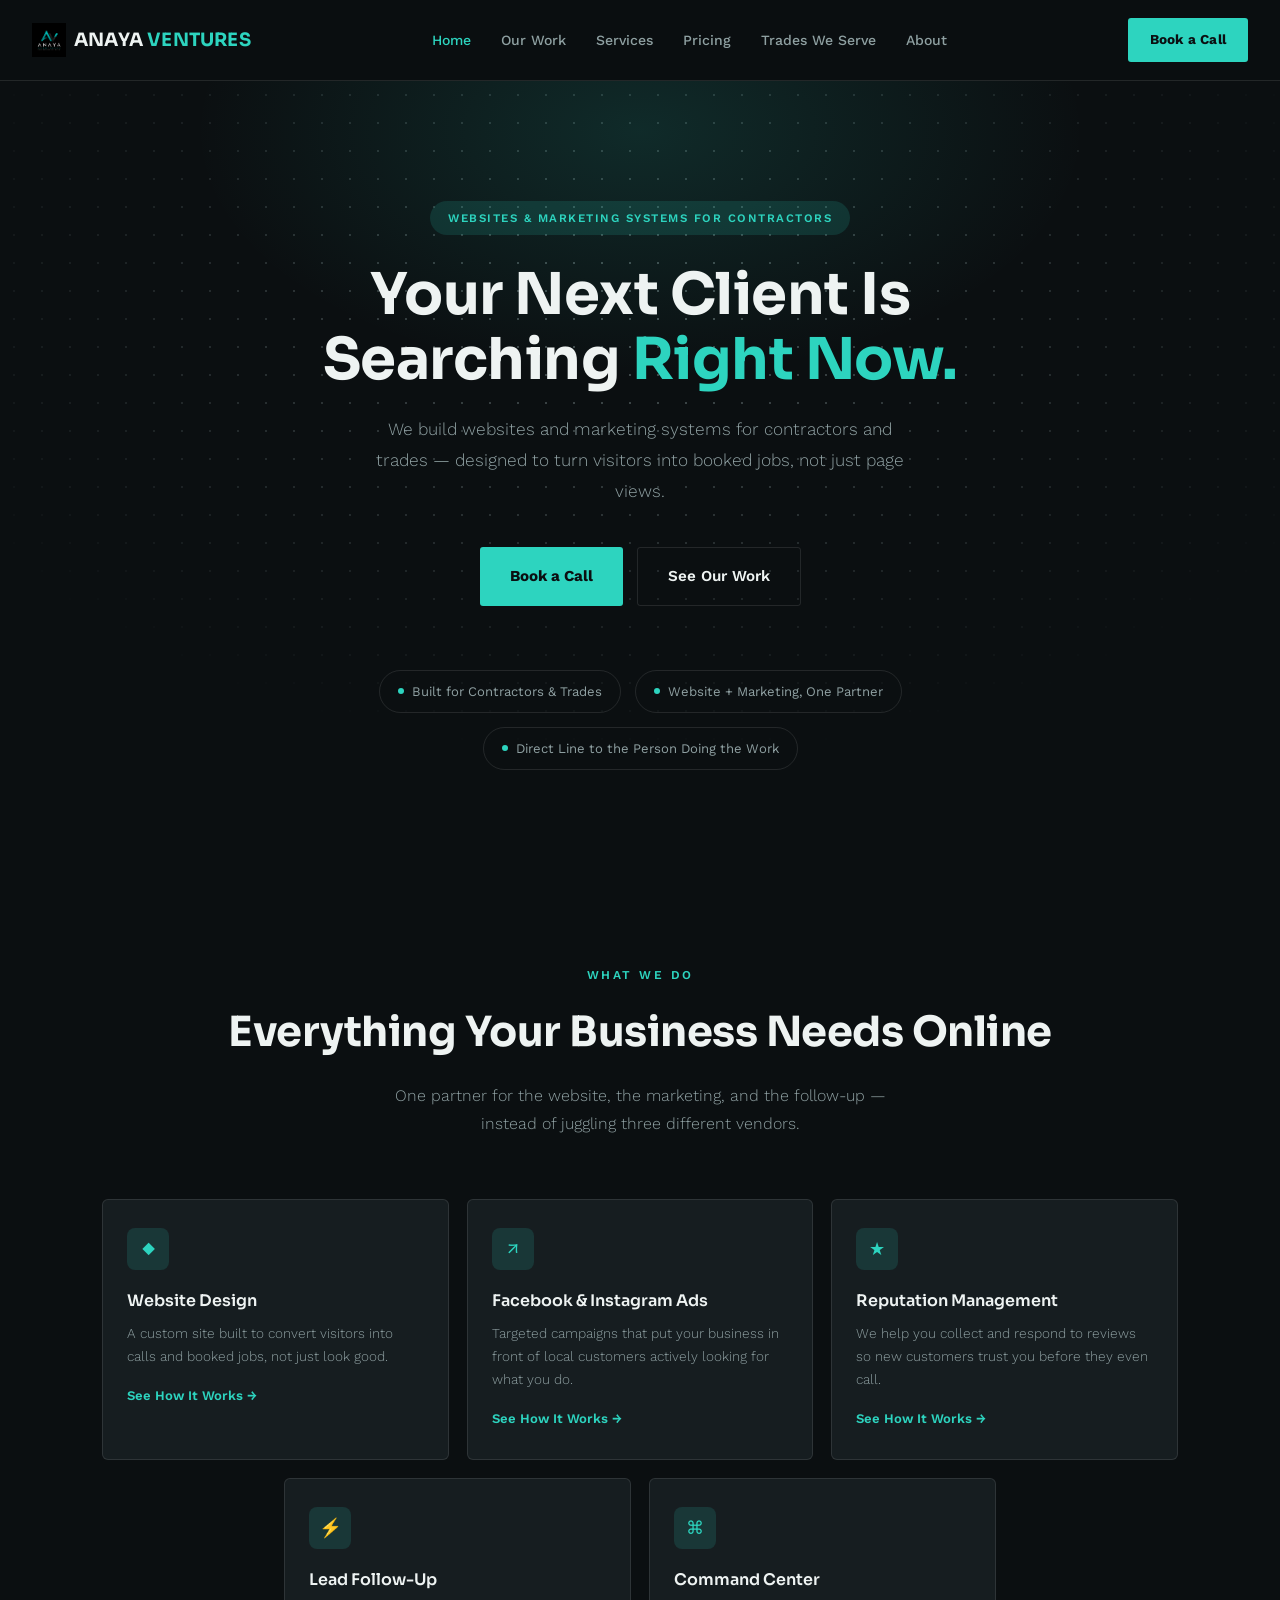
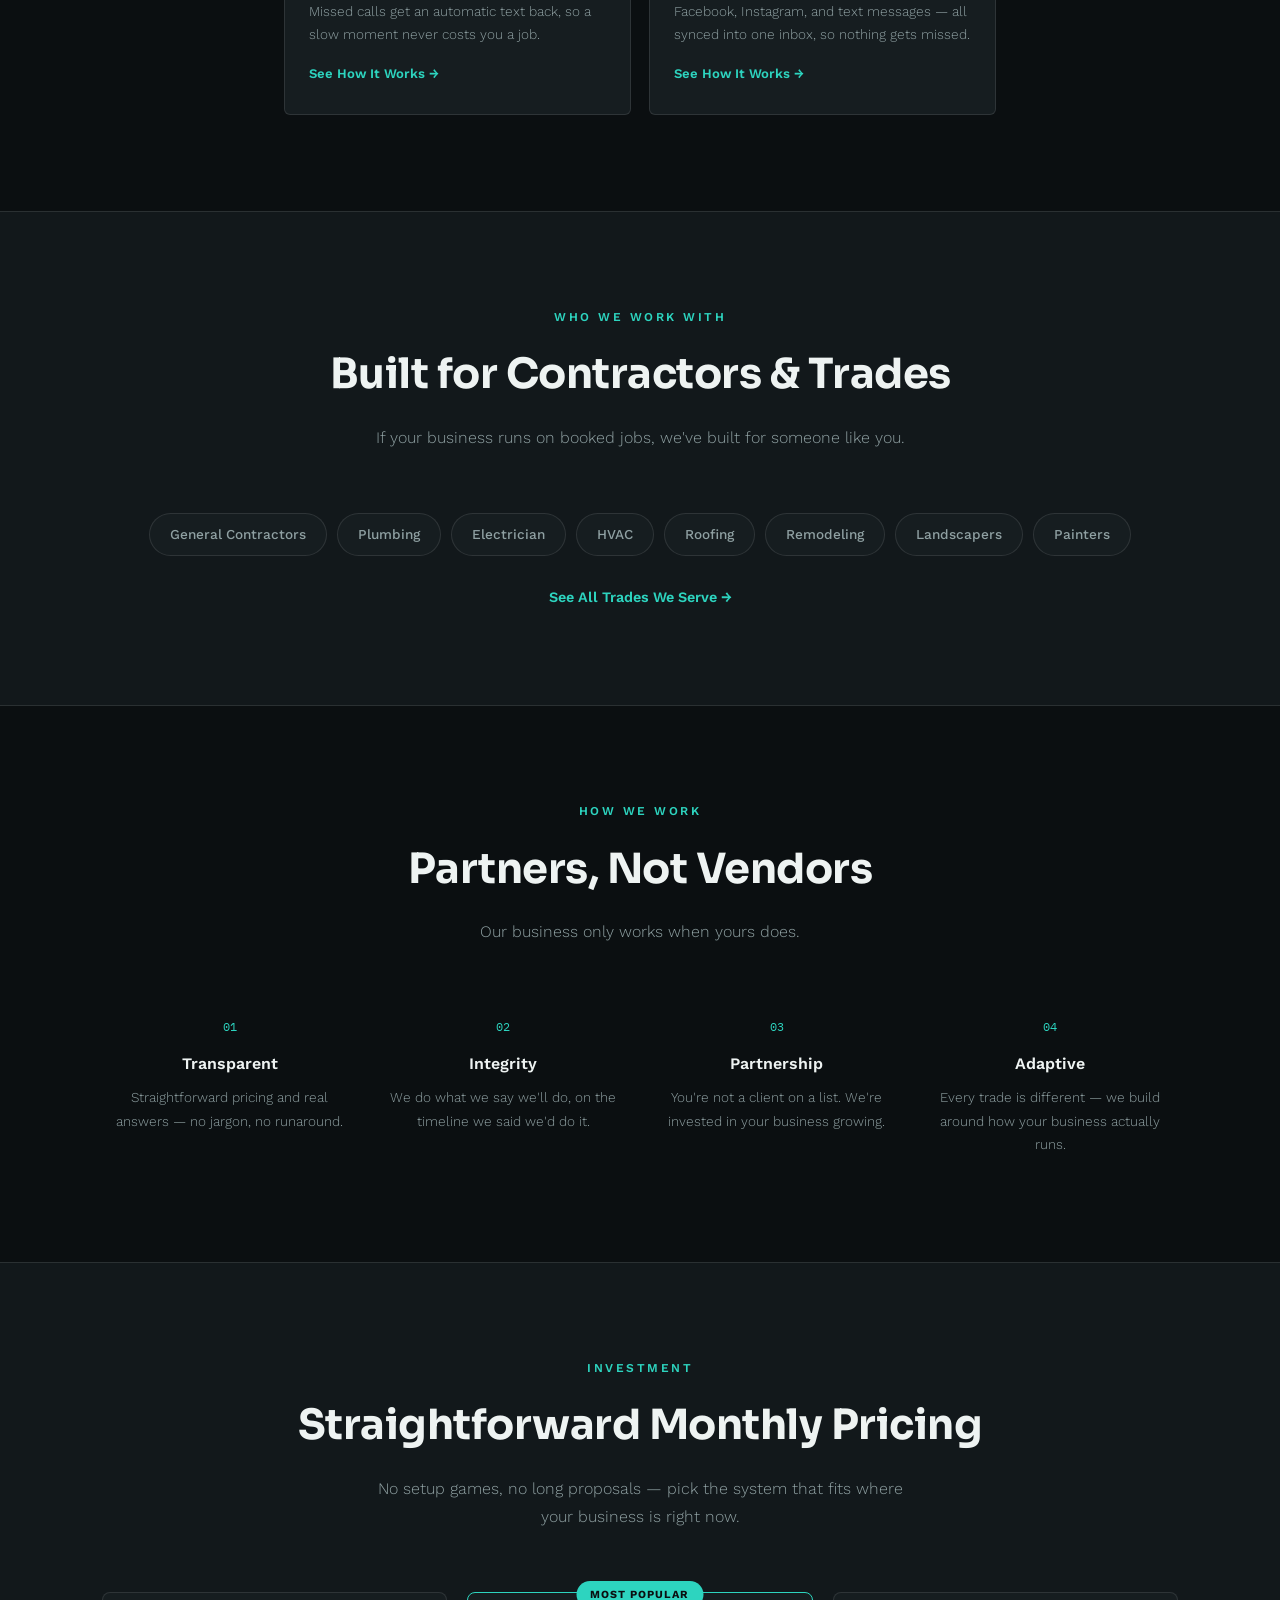
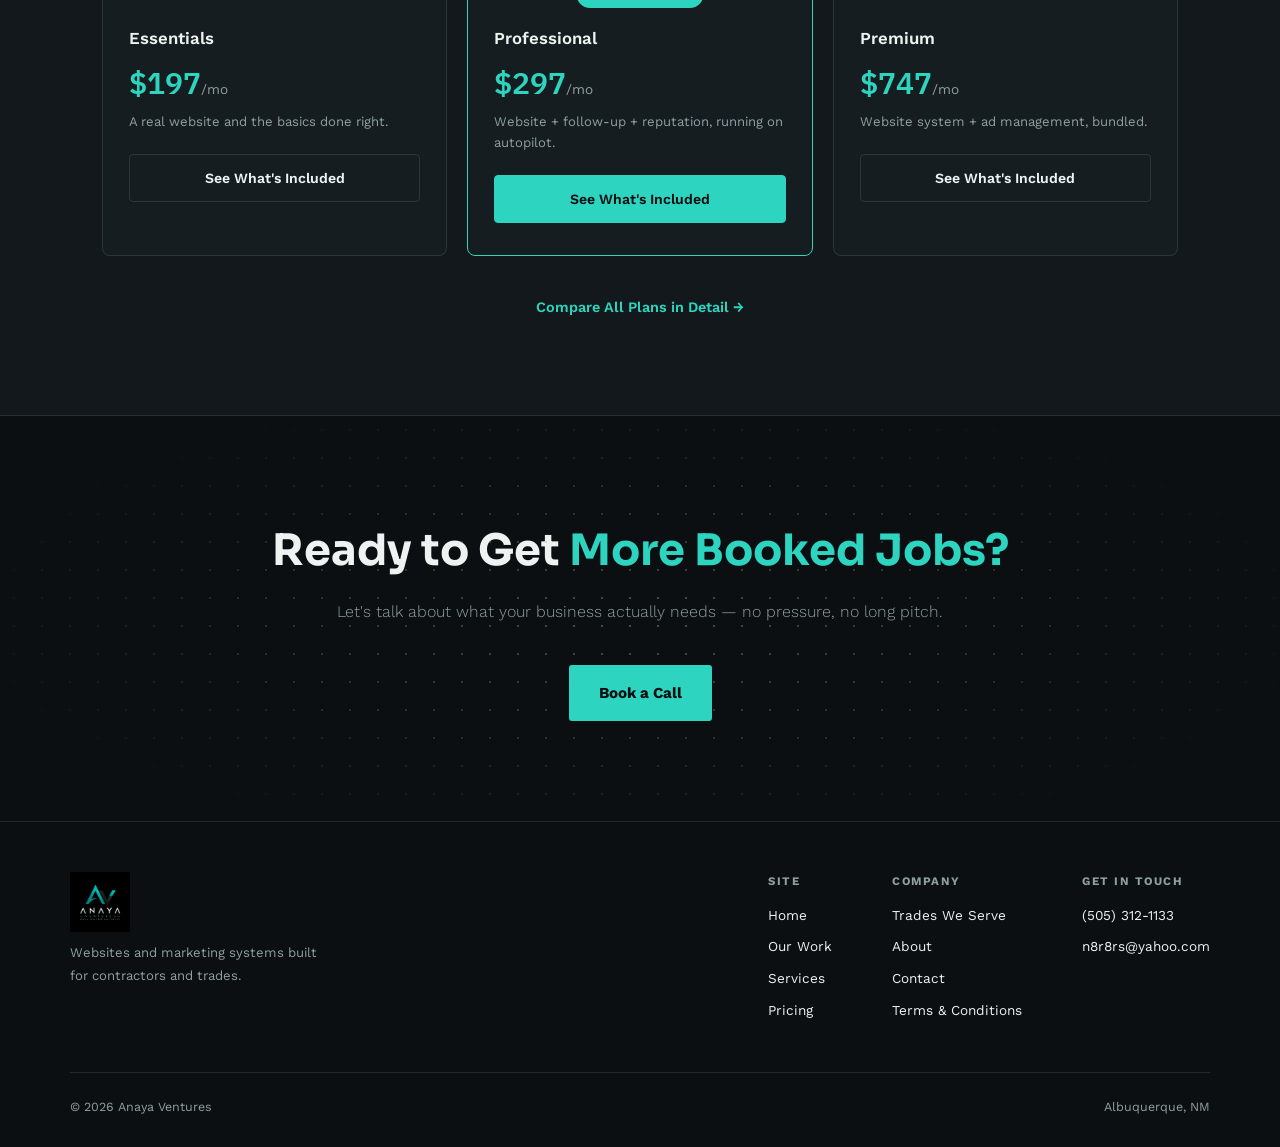
<file: index.html>
<!DOCTYPE html>
<html lang="en">
<head>
<meta charset="UTF-8">
<meta name="viewport" content="width=device-width, initial-scale=1.0">
<title>Anaya Ventures — Websites & Marketing Systems for Contractors</title>
<link rel="preconnect" href="https://fonts.googleapis.com">
<link href="https://fonts.googleapis.com/css2?family=Sora:wght@500;600;700;800&family=Work+Sans:wght@300;400;500;600;700&family=IBM+Plex+Mono:wght@500;600&display=swap" rel="stylesheet">
<link rel="stylesheet" href="styles.css">
<link rel="icon" type="image/png" href="favicon.png">
<script type="application/ld+json">
{
  "@context": "https://schema.org",
  "@type": "ProfessionalService",
  "name": "Anaya Ventures",
  "url": "https://anaya-ventures.com",
  "logo": "https://anaya-ventures.com/images/logo.png",
  "image": "https://anaya-ventures.com/images/logo.png",
  "telephone": "+1-505-312-1133",
  "email": "n8r8rs@yahoo.com",
  "description": "Websites and marketing systems built for contractors and trades — custom website design, Facebook and Instagram advertising, missed-call text-back, review management, and a unified inbox.",
  "address": {
    "@type": "PostalAddress",
    "addressLocality": "Albuquerque",
    "addressRegion": "NM",
    "addressCountry": "US"
  },
  "areaServed": ["Albuquerque, NM", "Santa Fe, NM", "Las Cruces, NM", "El Paso, TX"],
  "priceRange": "$197-$747"
}
</script>
<style>

  /* ─── NAV ─── */

  .nav-toggle { display: none; }

  /* ─── HERO ─── */
  .hero {
    position: relative;
    padding: 120px 32px 100px;
    text-align: center;
    overflow: hidden;
  }

  .hero-glow {
    position: absolute;
    top: -200px; left: 50%; transform: translateX(-50%);
    width: 900px; height: 500px;
    background: radial-gradient(ellipse, var(--accent-pale) 0%, transparent 70%);
    z-index: 0;
    pointer-events: none;
  }

  .hero-texture {
    position: absolute;
    inset: 0;
    z-index: 0;
    background-image: radial-gradient(var(--text-soft) 1.5px, transparent 1.5px);
    background-size: 28px 28px;
    -webkit-mask-image: radial-gradient(ellipse 75% 70% at 50% 30%, black 0%, transparent 80%);
    mask-image: radial-gradient(ellipse 75% 70% at 50% 30%, black 0%, transparent 80%);
    opacity: 0.45;
    pointer-events: none;
  }

  .hero-content { position: relative; z-index: 2; max-width: 780px; margin: 0 auto; }

  .hero-pill {
    display: inline-block;
    background: var(--accent-pale);
    color: var(--accent);
    font-size: 0.72rem; font-weight: 600;
    letter-spacing: 1.5px; text-transform: uppercase;
    padding: 8px 18px; border-radius: 999px;
    margin-bottom: 28px;
  }

  .hero h1 {
    font-size: clamp(2.4rem, 5.5vw, 3.6rem);
    font-weight: 700;
    line-height: 1.12;
    letter-spacing: -0.5px;
    margin-bottom: 22px;
  }

  .hero h1 em { color: var(--accent); font-style: normal; }

  .hero-sub {
    font-size: 1.08rem; font-weight: 300;
    color: var(--text-soft);
    max-width: 560px; margin: 0 auto 40px;
    line-height: 1.8;
  }

  .hero-btns { display: flex; gap: 14px; justify-content: center; flex-wrap: wrap; margin-bottom: 64px; }

  .btn-secondary {
    display: inline-flex; align-items: center;
    background: transparent; color: var(--text);
    font-weight: 600; font-size: 0.95rem;
    padding: 16px 30px; border-radius: 3px;
    text-decoration: none; border: 1px solid var(--border);
    transition: border-color 0.2s, transform 0.15s;
  }

  .btn-secondary:hover { border-color: var(--accent); transform: translateY(-2px); }

  .trust-row {
    display: flex; flex-wrap: wrap; justify-content: center; gap: 14px;
  }

  .trust-chip {
    display: flex; align-items: center; gap: 8px;
    font-size: 0.82rem; color: var(--text-soft);
    border: 1px solid var(--border);
    padding: 10px 18px; border-radius: 999px;
  }

  .trust-chip .dot { width: 6px; height: 6px; border-radius: 50%; background: var(--accent); flex-shrink: 0; }

  /* ─── SHARED ─── */
  .section { padding: 96px 32px; max-width: 1140px; margin: 0 auto; }

  .section-h {
    text-align: center;
    font-size: clamp(1.9rem, 4vw, 2.6rem);
    font-weight: 700; letter-spacing: -0.5px;
    margin-bottom: 16px;
  }

  .section-p {
    text-align: center; color: var(--text-soft);
    max-width: 540px; margin: 0 auto 60px;
    font-size: 1rem; font-weight: 300; line-height: 1.8;
  }

  /* ─── WHAT WE DO ─── */
  .services-grid { display: flex; flex-wrap: wrap; justify-content: center; gap: 18px; }

  .service-card {
    flex: 0 1 calc(33.333% - 12px);
    background: var(--card); border: 1px solid var(--border); border-radius: 6px;
    padding: 28px 24px;
    text-decoration: none;
    transition: border-color 0.2s, transform 0.2s;
  }

  .service-card:hover { border-color: var(--accent); transform: translateY(-3px); }

  .service-icon {
    width: 42px; height: 42px; border-radius: 8px;
    background: var(--accent-pale); color: var(--accent);
    display: flex; align-items: center; justify-content: center;
    font-size: 1.15rem; margin-bottom: 18px;
  }

  .service-card h3 { font-size: 1rem; font-weight: 600; margin-bottom: 8px; }
  .service-card p { font-size: 0.85rem; font-weight: 300; color: var(--text-soft); line-height: 1.7; margin-bottom: 14px; }
  .service-card-link { color: var(--accent); font-size: 0.82rem; font-weight: 600; }

  /* ─── TRADES STRIP ─── */
  .trades-strip { display: flex; flex-wrap: wrap; justify-content: center; gap: 10px; }

  .trade-chip {
    font-size: 0.85rem; font-weight: 500;
    padding: 10px 20px; border: 1px solid var(--border); border-radius: 999px;
    background: var(--card); color: var(--text-soft);
  }

  .trades-more {
    display: block; text-align: center; margin-top: 30px;
    color: var(--accent); font-size: 0.9rem; font-weight: 600; text-decoration: none;
  }

  /* ─── VALUES ─── */
  .values-grid { display: grid; grid-template-columns: repeat(4, 1fr); gap: 18px; }

  .value-card { text-align: center; padding: 10px; }

  .value-num {
    font-family: 'IBM Plex Mono', monospace;
    font-size: 0.78rem; color: var(--accent);
    display: block; margin-bottom: 14px;
  }

  .value-card h4 { font-size: 1rem; font-weight: 600; margin-bottom: 10px; }
  .value-card p { font-size: 0.85rem; font-weight: 300; color: var(--text-soft); line-height: 1.7; }

  /* ─── PRICING PREVIEW ─── */
  .pricing-grid { display: grid; grid-template-columns: repeat(3, 1fr); gap: 20px; }

  .price-card {
    background: var(--card); border: 1px solid var(--border); border-radius: 8px;
    padding: 32px 26px; position: relative;
  }

  .price-card.featured { border-color: var(--accent); }

  .price-badge {
    position: absolute; top: -12px; left: 50%; transform: translateX(-50%);
    background: var(--accent); color: var(--bg);
    font-size: 0.68rem; font-weight: 700; letter-spacing: 1px; text-transform: uppercase;
    padding: 5px 14px; border-radius: 999px;
  }

  .price-name { font-size: 1.05rem; font-weight: 600; margin-bottom: 6px; }
  .price-amt { font-family: 'IBM Plex Mono', monospace; font-size: 1.9rem; font-weight: 600; color: var(--accent); margin-bottom: 4px; }
  .price-amt span { font-family: 'Work Sans', sans-serif; font-size: 0.85rem; font-weight: 400; color: var(--text-soft); }
  .price-tagline { font-size: 0.82rem; color: var(--text-soft); margin-bottom: 22px; }

  .price-cta {
    display: block; text-align: center;
    padding: 12px; border-radius: 4px; margin-top: 8px;
    text-decoration: none; font-weight: 600; font-size: 0.88rem;
    border: 1px solid var(--border); color: var(--text);
    transition: border-color 0.2s;
  }

  .price-card.featured .price-cta { background: var(--accent); color: var(--bg); border-color: var(--accent); }
  .price-cta:hover { border-color: var(--accent); }

  .pricing-link, .section-link { display: block; text-align: center; margin-top: 40px; color: var(--accent); text-decoration: none; font-weight: 600; font-size: 0.9rem; }

  /* ─── PORTFOLIO PREVIEW ─── */
  .work-grid { display: grid; grid-template-columns: repeat(3, 1fr); gap: 20px; }

  .work-card {
    border-radius: 6px; overflow: hidden; border: 1px solid var(--border);
    background: var(--card);
    transition: border-color 0.2s, transform 0.2s;
  }

  .work-card:hover { border-color: var(--accent); transform: translateY(-3px); }

  .work-card img { width: 100%; aspect-ratio: 16/10; object-fit: cover; object-position: top; display: block; }
  .work-card-label { padding: 16px 18px; font-size: 0.88rem; font-weight: 600; }

  /* ─── CTA BAND ─── */

  /* ─── FOOTER ─── */

  /* ─── RESPONSIVE ─── */
  @media (max-width: 900px) {
    .nav-links { display: none; }
    .service-card { flex-basis: calc(50% - 9px); }
    .values-grid { grid-template-columns: repeat(2, 1fr); }
    .pricing-grid { grid-template-columns: 1fr; max-width: 380px; margin: 0 auto; }
    .work-grid { grid-template-columns: 1fr; }
  }

  @media (max-width: 640px) {
        .hero { padding: 90px 20px 70px; }
    .section { padding: 64px 20px; }
    .service-card { flex-basis: 100%; }
    .values-grid { grid-template-columns: 1fr; }
          }
      </style>
</head>
<body>

<!-- NAV -->
<div class="site-header">
<nav>
  <a href="index.html" class="nav-logo"><img src="images/logo.png" alt="Anaya Ventures" class="nav-logo-img"><span class="nav-logo-text">ANAYA <span class="accent">VENTURES</span></span></a>
  <ul class="nav-links">
    <li><a href="index.html" class="active">Home</a></li>
    <li><a href="our-work.html">Our Work</a></li>
    <li>
      <a href="services.html">Services</a>
      <div class="dropdown-panel">
        <a href="websites.html">Websites</a>
        <a href="advertisements.html">Advertisements</a>
        <a href="auto-call-text-back.html">Auto Call/Text Back</a>
        <a href="review-protection.html">Review Protection</a>
        <a href="command-center.html">Command Center</a>
      </div>
    </li>
    <li><a href="pricing.html">Pricing</a></li>
    <li><a href="trades-we-serve.html">Trades We Serve</a></li>
    <li><a href="about.html">About</a></li>
  </ul>
  <div class="nav-right">
    <a href="contact.html" class="nav-cta">Book a Call</a>
    <button type="button" class="nav-toggle-btn" id="navToggleBtn" aria-label="Toggle menu" aria-expanded="false">
      <span></span><span></span><span></span>
    </button>
  </div>
</nav>

<div class="mobile-menu" id="mobileMenu">
  <a href="index.html">Home</a>
  <a href="our-work.html">Our Work</a>
  <a href="services.html">Services</a>
  <a href="websites.html" class="sub-link">Websites</a>
  <a href="advertisements.html" class="sub-link">Advertisements</a>
  <a href="auto-call-text-back.html" class="sub-link">Auto Call/Text Back</a>
  <a href="review-protection.html" class="sub-link">Review Protection</a>
  <a href="command-center.html" class="sub-link">Command Center</a>
  <a href="pricing.html">Pricing</a>
  <a href="trades-we-serve.html">Trades We Serve</a>
  <a href="about.html">About</a>
  <a href="contact.html">Contact</a>
</div>
</div>

<script>
  (function () {
    var btn = document.getElementById('navToggleBtn');
    var menu = document.getElementById('mobileMenu');
    if (!btn || !menu) return;
    btn.addEventListener('click', function () {
      var isOpen = menu.classList.toggle('open');
      btn.classList.toggle('open', isOpen);
      btn.setAttribute('aria-expanded', isOpen ? 'true' : 'false');
    });
    menu.querySelectorAll('a').forEach(function (a) {
      a.addEventListener('click', function () {
        menu.classList.remove('open');
        btn.classList.remove('open');
        btn.setAttribute('aria-expanded', 'false');
      });
    });
  })();
</script>

<!-- HERO -->
<div class="hero">
  <div class="hero-texture"></div>
  <div class="hero-glow"></div>
  <div class="hero-content">
    <div class="hero-pill">Websites &amp; Marketing Systems for Contractors</div>
    <h1>Your Next Client Is Searching <em>Right Now.</em></h1>
    <p class="hero-sub">We build websites and marketing systems for contractors and trades — designed to turn visitors into booked jobs, not just page views.</p>
    <div class="hero-btns">
      <a href="contact.html" class="btn-primary">Book a Call</a>
      <a href="our-work.html" class="btn-secondary">See Our Work</a>
    </div>
    <div class="trust-row">
      <div class="trust-chip"><span class="dot"></span>Built for Contractors &amp; Trades</div>
      <div class="trust-chip"><span class="dot"></span>Website + Marketing, One Partner</div>
      <div class="trust-chip"><span class="dot"></span>Direct Line to the Person Doing the Work</div>
    </div>
  </div>
</div>

<!-- WHAT WE DO -->
<section class="section" id="services">
  <span class="eyebrow">What We Do</span>
  <h2 class="section-h">Everything Your Business Needs Online</h2>
  <p class="section-p">One partner for the website, the marketing, and the follow-up — instead of juggling three different vendors.</p>

  <div class="services-grid">
    <a href="websites.html" class="service-card">
      <div class="service-icon">◆</div>
      <h3>Website Design</h3>
      <p>A custom site built to convert visitors into calls and booked jobs, not just look good.</p>
      <span class="service-card-link">See How It Works →</span>
    </a>
    <a href="advertisements.html" class="service-card">
      <div class="service-icon">↗</div>
      <h3>Facebook &amp; Instagram Ads</h3>
      <p>Targeted campaigns that put your business in front of local customers actively looking for what you do.</p>
      <span class="service-card-link">See How It Works →</span>
    </a>
    <a href="review-protection.html" class="service-card">
      <div class="service-icon">★</div>
      <h3>Reputation Management</h3>
      <p>We help you collect and respond to reviews so new customers trust you before they even call.</p>
      <span class="service-card-link">See How It Works →</span>
    </a>
    <a href="auto-call-text-back.html" class="service-card">
      <div class="service-icon">⚡</div>
      <h3>Lead Follow-Up</h3>
      <p>Missed calls get an automatic text back, so a slow moment never costs you a job.</p>
      <span class="service-card-link">See How It Works →</span>
    </a>
    <a href="command-center.html" class="service-card">
      <div class="service-icon">⌘</div>
      <h3>Command Center</h3>
      <p>Facebook, Instagram, and text messages — all synced into one inbox, so nothing gets missed.</p>
      <span class="service-card-link">See How It Works →</span>
    </a>
  </div>
</section>

<!-- TRADES STRIP -->
<div class="alt-band">
  <section class="section">
    <span class="eyebrow">Who We Work With</span>
    <h2 class="section-h">Built for Contractors &amp; Trades</h2>
    <p class="section-p">If your business runs on booked jobs, we've built for someone like you.</p>

    <div class="trades-strip">
      <span class="trade-chip">General Contractors</span>
      <span class="trade-chip">Plumbing</span>
      <span class="trade-chip">Electrician</span>
      <span class="trade-chip">HVAC</span>
      <span class="trade-chip">Roofing</span>
      <span class="trade-chip">Remodeling</span>
      <span class="trade-chip">Landscapers</span>
      <span class="trade-chip">Painters</span>
    </div>
    <a href="trades-we-serve.html" class="trades-more">See All Trades We Serve →</a>
  </section>
</div>

<!-- VALUES -->
<section class="section">
  <span class="eyebrow">How We Work</span>
  <h2 class="section-h">Partners, Not Vendors</h2>
  <p class="section-p">Our business only works when yours does.</p>

  <div class="values-grid">
    <div class="value-card">
      <span class="value-num mono">01</span>
      <h4>Transparent</h4>
      <p>Straightforward pricing and real answers — no jargon, no runaround.</p>
    </div>
    <div class="value-card">
      <span class="value-num mono">02</span>
      <h4>Integrity</h4>
      <p>We do what we say we'll do, on the timeline we said we'd do it.</p>
    </div>
    <div class="value-card">
      <span class="value-num mono">03</span>
      <h4>Partnership</h4>
      <p>You're not a client on a list. We're invested in your business growing.</p>
    </div>
    <div class="value-card">
      <span class="value-num mono">04</span>
      <h4>Adaptive</h4>
      <p>Every trade is different — we build around how your business actually runs.</p>
    </div>
  </div>
</section>

<!-- PRICING PREVIEW -->
<div class="alt-band">
  <section class="section">
    <span class="eyebrow">Investment</span>
    <h2 class="section-h">Straightforward Monthly Pricing</h2>
    <p class="section-p">No setup games, no long proposals — pick the system that fits where your business is right now.</p>

    <div class="pricing-grid">
      <div class="price-card">
        <div class="price-name">Essentials</div>
        <div class="price-amt">$197<span>/mo</span></div>
        <div class="price-tagline">A real website and the basics done right.</div>
        <a href="pricing.html" class="price-cta">See What's Included</a>
      </div>
      <div class="price-card featured">
        <span class="price-badge">Most Popular</span>
        <div class="price-name">Professional</div>
        <div class="price-amt">$297<span>/mo</span></div>
        <div class="price-tagline">Website + follow-up + reputation, running on autopilot.</div>
        <a href="pricing.html" class="price-cta">See What's Included</a>
      </div>
      <div class="price-card">
        <div class="price-name">Premium</div>
        <div class="price-amt">$747<span>/mo</span></div>
        <div class="price-tagline">Website system + ad management, bundled.</div>
        <a href="pricing.html" class="price-cta">See What's Included</a>
      </div>
    </div>
    <a href="pricing.html" class="pricing-link">Compare All Plans in Detail →</a>
  </section>
</div>

<!-- CTA -->
<div class="cta-band">
  <div class="section-texture"></div>
  <h2>Ready to Get <em>More Booked Jobs?</em></h2>
  <p>Let's talk about what your business actually needs — no pressure, no long pitch.</p>
  <a href="contact.html" class="btn-primary">Book a Call</a>
</div>

<!-- FOOTER -->
<footer>
  <div class="footer-inner">
    <div class="footer-brand">
      <a href="index.html" class="nav-logo"><img src="images/logo.png" alt="Anaya Ventures" class="nav-logo-img"></a>
      <p>Websites and marketing systems built for contractors and trades.</p>
    </div>
    <div class="footer-links">
      <div class="footer-col">
        <h5>Site</h5>
        <a href="index.html">Home</a>
        <a href="our-work.html">Our Work</a>
        <a href="services.html">Services</a>
        <a href="pricing.html">Pricing</a>
      </div>
      <div class="footer-col">
        <h5>Company</h5>
        <a href="trades-we-serve.html">Trades We Serve</a>
        <a href="about.html">About</a>
        <a href="contact.html">Contact</a>
        <a href="terms.html">Terms &amp; Conditions</a>
      </div>
      <div class="footer-col">
        <h5>Get In Touch</h5>
        <a href="tel:5053121133">(505) 312-1133</a>
        <a href="mailto:n8r8rs@yahoo.com">n8r8rs@yahoo.com</a>
      </div>
    </div>
  </div>
  <div class="footer-bottom">
    <span>© 2026 Anaya Ventures</span>
    <span>Albuquerque, NM</span>
  </div>
</footer>

<div class="mobile-cta-bar">
  <a href="tel:5053121133" class="mobile-cta-btn call">
    <svg width="16" height="16" viewBox="0 0 24 24" fill="none" stroke="currentColor" stroke-width="2.5" stroke-linecap="round" stroke-linejoin="round"><path d="M22 16.92v3a2 2 0 0 1-2.18 2 19.79 19.79 0 0 1-8.63-3.07 19.5 19.5 0 0 1-6-6 19.79 19.79 0 0 1-3.07-8.67A2 2 0 0 1 4.11 2h3a2 2 0 0 1 2 1.72c.127.96.362 1.903.7 2.81a2 2 0 0 1-.45 2.11L8.09 9.91a16 16 0 0 0 6 6l1.27-1.27a2 2 0 0 1 2.11-.45c.907.338 1.85.573 2.81.7A2 2 0 0 1 22 16.92z"/></svg>
    Call
  </a>
  <a href="sms:5053121133" class="mobile-cta-btn text">
    <svg width="16" height="16" viewBox="0 0 24 24" fill="none" stroke="currentColor" stroke-width="2.5" stroke-linecap="round" stroke-linejoin="round"><path d="M21 15a2 2 0 0 1-2 2H7l-4 4V5a2 2 0 0 1 2-2h14a2 2 0 0 1 2 2z"/></svg>
    Text
  </a>
</div>
<script src="https://widgets.leadconnectorhq.com/loader.js" data-resources-url="https://widgets.leadconnectorhq.com/chat-widget/loader.js" data-widget-id="6a760171670b676b676f380c"></script>
</body>
</html>
</file>
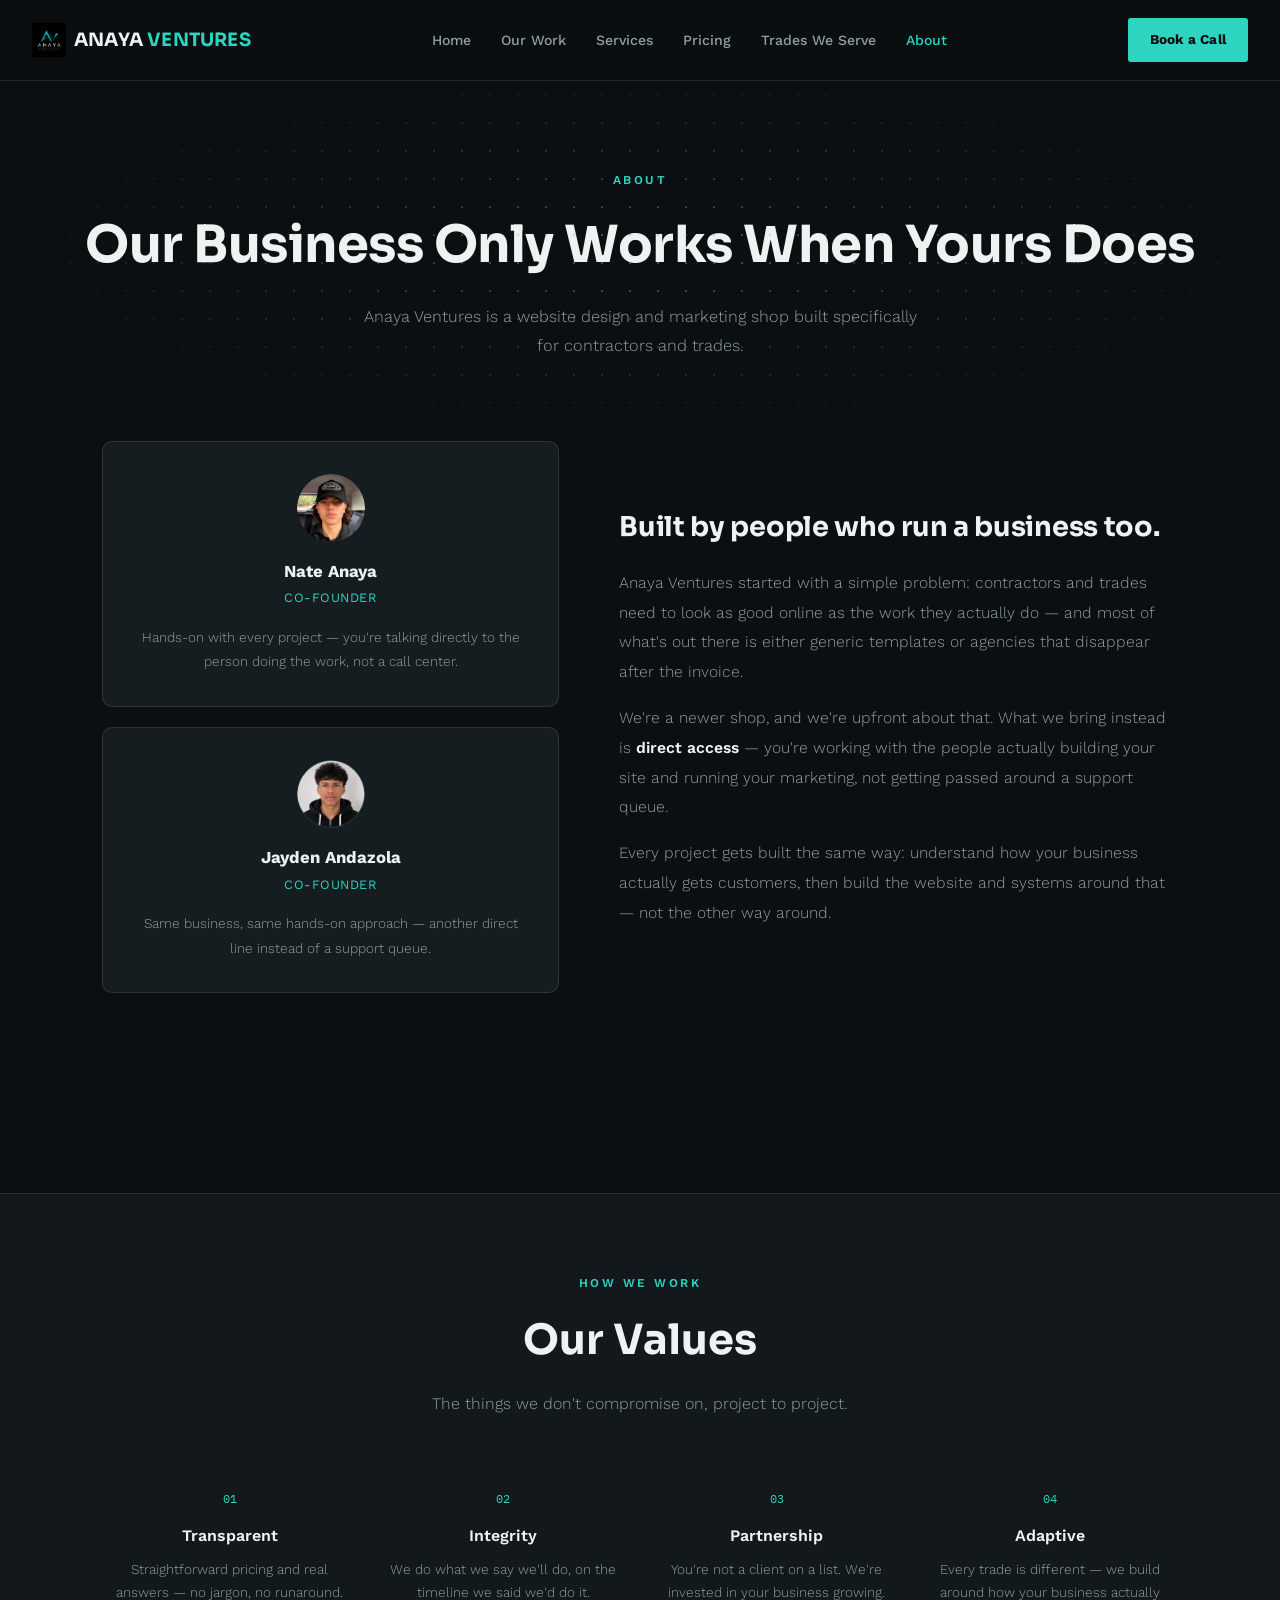
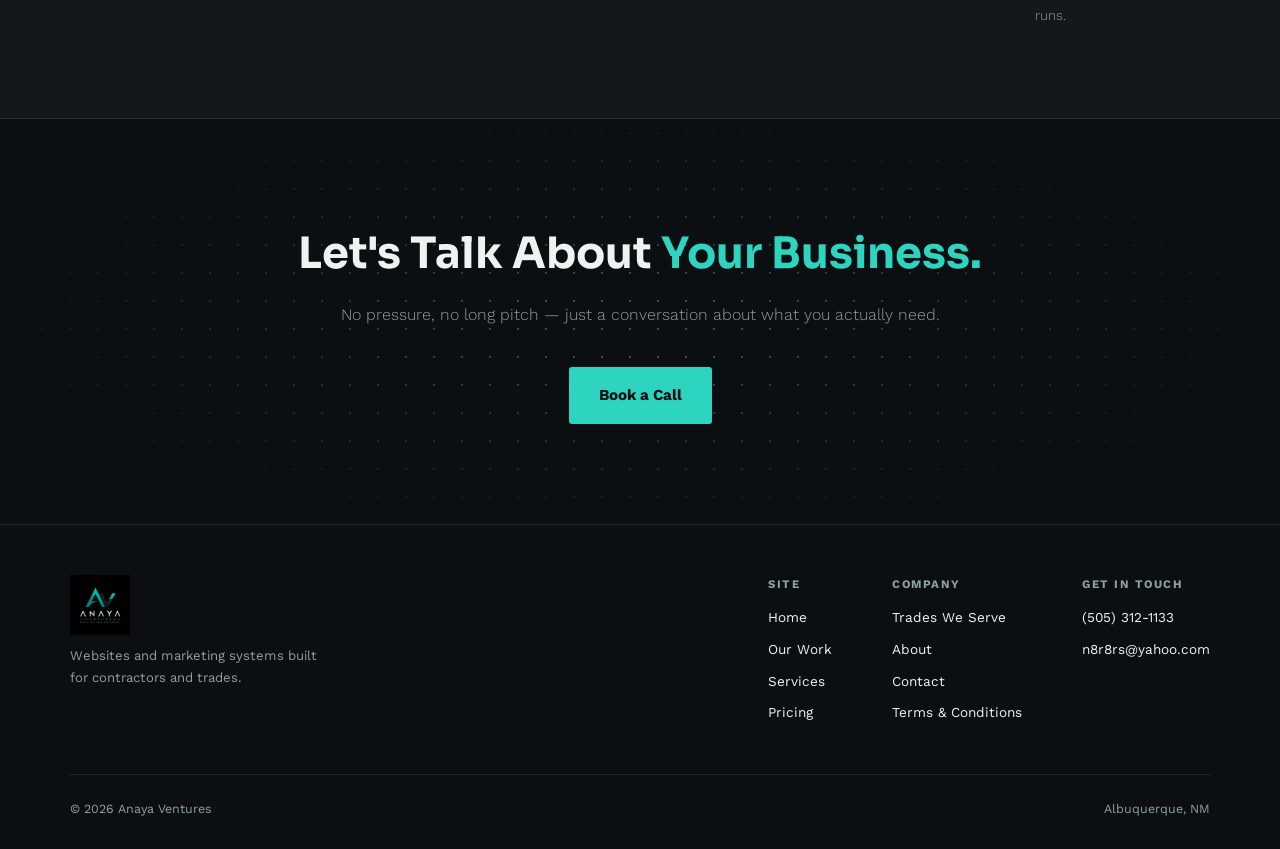
<file: about.html>
<!DOCTYPE html>
<html lang="en">
<head>
<meta charset="UTF-8">
<meta name="viewport" content="width=device-width, initial-scale=1.0">
<title>About — Anaya Ventures</title>
<link rel="preconnect" href="https://fonts.googleapis.com">
<link href="https://fonts.googleapis.com/css2?family=Sora:wght@500;600;700;800&family=Work+Sans:wght@300;400;500;600;700&family=IBM+Plex+Mono:wght@500;600&display=swap" rel="stylesheet">
<link rel="stylesheet" href="styles.css">
<link rel="icon" type="image/png" href="favicon.png">
<script type="application/ld+json">
{
  "@context": "https://schema.org",
  "@type": "ProfessionalService",
  "name": "Anaya Ventures",
  "url": "https://anaya-ventures.com",
  "logo": "https://anaya-ventures.com/images/logo.png",
  "image": "https://anaya-ventures.com/images/logo.png",
  "telephone": "+1-505-312-1133",
  "email": "n8r8rs@yahoo.com",
  "description": "Websites and marketing systems built for contractors and trades — custom website design, Facebook and Instagram advertising, missed-call text-back, review management, and a unified inbox.",
  "address": {
    "@type": "PostalAddress",
    "addressLocality": "Albuquerque",
    "addressRegion": "NM",
    "addressCountry": "US"
  },
  "areaServed": ["Albuquerque, NM", "Santa Fe, NM", "Las Cruces, NM", "El Paso, TX"],
  "priceRange": "$197-$747"
}
</script>
<style>

  .page-header { text-align: center; padding: 90px 32px 60px; position: relative; overflow: hidden; }
    .page-header h1 { font-size: clamp(2.2rem, 5vw, 3.2rem); font-weight: 700; letter-spacing: -0.5px; margin-bottom: 16px; }
  .page-header p { color: var(--text-soft); max-width: 560px; margin: 0 auto; font-size: 1.02rem; font-weight: 300; line-height: 1.8; }

  .section { padding: 20px 32px 100px; max-width: 1140px; margin: 0 auto; }

  /* ─── STORY ─── */
  .story-wrap {
    display: grid; grid-template-columns: 0.9fr 1.1fr; gap: 60px; align-items: center;
    margin-bottom: 100px;
  }

  .founders-col { display: flex; flex-direction: column; gap: 20px; }

  .founder-card {
    background: var(--card); border: 1px solid var(--border); border-radius: 10px;
    padding: 32px 28px; text-align: center;
  }

  .founder-avatar {
    width: 68px; height: 68px; border-radius: 50%;
    background: var(--accent-pale); color: var(--accent);
    display: flex; align-items: center; justify-content: center;
    font-family: 'Sora', sans-serif; font-size: 1.4rem; font-weight: 700;
    margin: 0 auto 16px;
    overflow: hidden;
  }
  .founder-avatar img { width: 100%; height: 100%; object-fit: cover; display: block; }

  .founder-name { font-size: 1.05rem; font-weight: 700; margin-bottom: 4px; }
  .founder-title { font-size: 0.8rem; color: var(--accent); letter-spacing: 0.5px; text-transform: uppercase; margin-bottom: 16px; }
  .founder-card p { font-size: 0.85rem; color: var(--text-soft); font-weight: 300; line-height: 1.8; }

  .story-copy h2 { font-size: 1.7rem; font-weight: 700; margin-bottom: 18px; letter-spacing: -0.3px; }
  .story-copy p { font-size: 0.98rem; color: var(--text-soft); font-weight: 300; line-height: 1.9; margin-bottom: 16px; }
  .story-copy p:last-child { margin-bottom: 0; }
  .story-copy strong { color: var(--text); font-weight: 600; }

  /* ─── VALUES ─── */
  .values-grid { display: grid; grid-template-columns: repeat(4, 1fr); gap: 18px; }
  .value-card { text-align: center; padding: 10px; }
  .value-num { font-family: 'IBM Plex Mono', monospace; font-size: 0.78rem; color: var(--accent); display: block; margin-bottom: 14px; }
  .value-card h4 { font-size: 1rem; font-weight: 600; margin-bottom: 10px; }
  .value-card p { font-size: 0.85rem; font-weight: 300; color: var(--text-soft); line-height: 1.7; }

  @media (max-width: 900px) {
    .nav-links { display: none; }
    .story-wrap { grid-template-columns: 1fr; gap: 40px; }
    .values-grid { grid-template-columns: repeat(2, 1fr); }
  }
  @media (max-width: 640px) {
        .page-header { padding: 70px 20px 40px; }
    .section { padding: 10px 20px 70px; }
    .story-wrap { margin-bottom: 60px; }
    .values-grid { grid-template-columns: 1fr; }
          }
      </style>
</head>
<body>

<div class="site-header">
<nav>
  <a href="index.html" class="nav-logo"><img src="images/logo.png" alt="Anaya Ventures" class="nav-logo-img"><span class="nav-logo-text">ANAYA <span class="accent">VENTURES</span></span></a>
  <ul class="nav-links">
    <li><a href="index.html">Home</a></li>
    <li><a href="our-work.html">Our Work</a></li>
    <li>
      <a href="services.html">Services</a>
      <div class="dropdown-panel">
        <a href="websites.html">Websites</a>
        <a href="advertisements.html">Advertisements</a>
        <a href="auto-call-text-back.html">Auto Call/Text Back</a>
        <a href="review-protection.html">Review Protection</a>
        <a href="command-center.html">Command Center</a>
      </div>
    </li>
    <li><a href="pricing.html">Pricing</a></li>
    <li><a href="trades-we-serve.html">Trades We Serve</a></li>
    <li><a href="about.html" class="active">About</a></li>
  </ul>
  <div class="nav-right">
    <a href="contact.html" class="nav-cta">Book a Call</a>
    <button type="button" class="nav-toggle-btn" id="navToggleBtn" aria-label="Toggle menu" aria-expanded="false">
      <span></span><span></span><span></span>
    </button>
  </div>
</nav>

<div class="mobile-menu" id="mobileMenu">
  <a href="index.html">Home</a>
  <a href="our-work.html">Our Work</a>
  <a href="services.html">Services</a>
  <a href="websites.html" class="sub-link">Websites</a>
  <a href="advertisements.html" class="sub-link">Advertisements</a>
  <a href="auto-call-text-back.html" class="sub-link">Auto Call/Text Back</a>
  <a href="review-protection.html" class="sub-link">Review Protection</a>
  <a href="command-center.html" class="sub-link">Command Center</a>
  <a href="pricing.html">Pricing</a>
  <a href="trades-we-serve.html">Trades We Serve</a>
  <a href="about.html">About</a>
  <a href="contact.html">Contact</a>
</div>
</div>

<script>
  (function () {
    var btn = document.getElementById('navToggleBtn');
    var menu = document.getElementById('mobileMenu');
    if (!btn || !menu) return;
    btn.addEventListener('click', function () {
      var isOpen = menu.classList.toggle('open');
      btn.classList.toggle('open', isOpen);
      btn.setAttribute('aria-expanded', isOpen ? 'true' : 'false');
    });
    menu.querySelectorAll('a').forEach(function (a) {
      a.addEventListener('click', function () {
        menu.classList.remove('open');
        btn.classList.remove('open');
        btn.setAttribute('aria-expanded', 'false');
      });
    });
  })();
</script>

<div class="page-header">
  <div class="section-texture"></div>
  <span class="eyebrow">About</span>
  <h1>Our Business Only Works When Yours Does</h1>
  <p>Anaya Ventures is a website design and marketing shop built specifically for contractors and trades.</p>
</div>

<section class="section">
  <div class="story-wrap">
    <div class="founders-col">
      <div class="founder-card">
        <div class="founder-avatar"><img src="images/nate-headshot.png" alt="Nate Anaya"></div>
        <div class="founder-name">Nate Anaya</div>
        <div class="founder-title">Co-Founder</div>
        <p>Hands-on with every project — you're talking directly to the person doing the work, not a call center.</p>
      </div>
      <div class="founder-card">
        <div class="founder-avatar"><img src="images/jayden-headshot.png" alt="Jayden Andazola"></div>
        <div class="founder-name">Jayden Andazola</div>
        <div class="founder-title">Co-Founder</div>
        <p>Same business, same hands-on approach — another direct line instead of a support queue.</p>
      </div>
    </div>
    <div class="story-copy">
      <h2>Built by people who run a business too.</h2>
      <p>Anaya Ventures started with a simple problem: contractors and trades need to look as good online as the work they actually do — and most of what's out there is either generic templates or agencies that disappear after the invoice.</p>
      <p>We're a newer shop, and we're upfront about that. What we bring instead is <strong>direct access</strong> — you're working with the people actually building your site and running your marketing, not getting passed around a support queue.</p>
      <p>Every project gets built the same way: understand how your business actually gets customers, then build the website and systems around that — not the other way around.</p>
    </div>
  </div>
</section>

<div class="alt-band">
  <section class="section" style="padding-top:80px; padding-bottom:80px;">
    <span class="eyebrow">How We Work</span>
    <h2 style="text-align:center; font-size:clamp(1.9rem,4vw,2.6rem); font-weight:700; margin-bottom:16px;">Our Values</h2>
    <p style="text-align:center; color:var(--text-soft); max-width:520px; margin:0 auto 60px; font-size:1rem; font-weight:300; line-height:1.8;">The things we don't compromise on, project to project.</p>

    <div class="values-grid">
      <div class="value-card">
        <span class="value-num mono">01</span>
        <h4>Transparent</h4>
        <p>Straightforward pricing and real answers — no jargon, no runaround.</p>
      </div>
      <div class="value-card">
        <span class="value-num mono">02</span>
        <h4>Integrity</h4>
        <p>We do what we say we'll do, on the timeline we said we'd do it.</p>
      </div>
      <div class="value-card">
        <span class="value-num mono">03</span>
        <h4>Partnership</h4>
        <p>You're not a client on a list. We're invested in your business growing.</p>
      </div>
      <div class="value-card">
        <span class="value-num mono">04</span>
        <h4>Adaptive</h4>
        <p>Every trade is different — we build around how your business actually runs.</p>
      </div>
    </div>
  </section>
</div>

<div class="cta-band">
  <div class="section-texture"></div>
  <h2>Let's Talk About <em>Your Business.</em></h2>
  <p>No pressure, no long pitch — just a conversation about what you actually need.</p>
  <a href="contact.html" class="btn-primary">Book a Call</a>
</div>

<footer>
  <div class="footer-inner">
    <div class="footer-brand">
      <a href="index.html" class="nav-logo"><img src="images/logo.png" alt="Anaya Ventures" class="nav-logo-img"></a>
      <p>Websites and marketing systems built for contractors and trades.</p>
    </div>
    <div class="footer-links">
      <div class="footer-col">
        <h5>Site</h5>
        <a href="index.html">Home</a>
        <a href="our-work.html">Our Work</a>
        <a href="services.html">Services</a>
        <a href="pricing.html">Pricing</a>
      </div>
      <div class="footer-col">
        <h5>Company</h5>
        <a href="trades-we-serve.html">Trades We Serve</a>
        <a href="about.html">About</a>
        <a href="contact.html">Contact</a>
        <a href="terms.html">Terms &amp; Conditions</a>
      </div>
      <div class="footer-col">
        <h5>Get In Touch</h5>
        <a href="tel:5053121133">(505) 312-1133</a>
        <a href="mailto:n8r8rs@yahoo.com">n8r8rs@yahoo.com</a>
      </div>
    </div>
  </div>
  <div class="footer-bottom">
    <span>© 2026 Anaya Ventures</span>
    <span>Albuquerque, NM</span>
  </div>
</footer>

<div class="mobile-cta-bar">
  <a href="tel:5053121133" class="mobile-cta-btn call">
    <svg width="16" height="16" viewBox="0 0 24 24" fill="none" stroke="currentColor" stroke-width="2.5" stroke-linecap="round" stroke-linejoin="round"><path d="M22 16.92v3a2 2 0 0 1-2.18 2 19.79 19.79 0 0 1-8.63-3.07 19.5 19.5 0 0 1-6-6 19.79 19.79 0 0 1-3.07-8.67A2 2 0 0 1 4.11 2h3a2 2 0 0 1 2 1.72c.127.96.362 1.903.7 2.81a2 2 0 0 1-.45 2.11L8.09 9.91a16 16 0 0 0 6 6l1.27-1.27a2 2 0 0 1 2.11-.45c.907.338 1.85.573 2.81.7A2 2 0 0 1 22 16.92z"/></svg>
    Call
  </a>
  <a href="sms:5053121133" class="mobile-cta-btn text">
    <svg width="16" height="16" viewBox="0 0 24 24" fill="none" stroke="currentColor" stroke-width="2.5" stroke-linecap="round" stroke-linejoin="round"><path d="M21 15a2 2 0 0 1-2 2H7l-4 4V5a2 2 0 0 1 2-2h14a2 2 0 0 1 2 2z"/></svg>
    Text
  </a>
</div>
<script src="https://widgets.leadconnectorhq.com/loader.js" data-resources-url="https://widgets.leadconnectorhq.com/chat-widget/loader.js" data-widget-id="6a760171670b676b676f380c"></script>
</body>
</html>
</file>
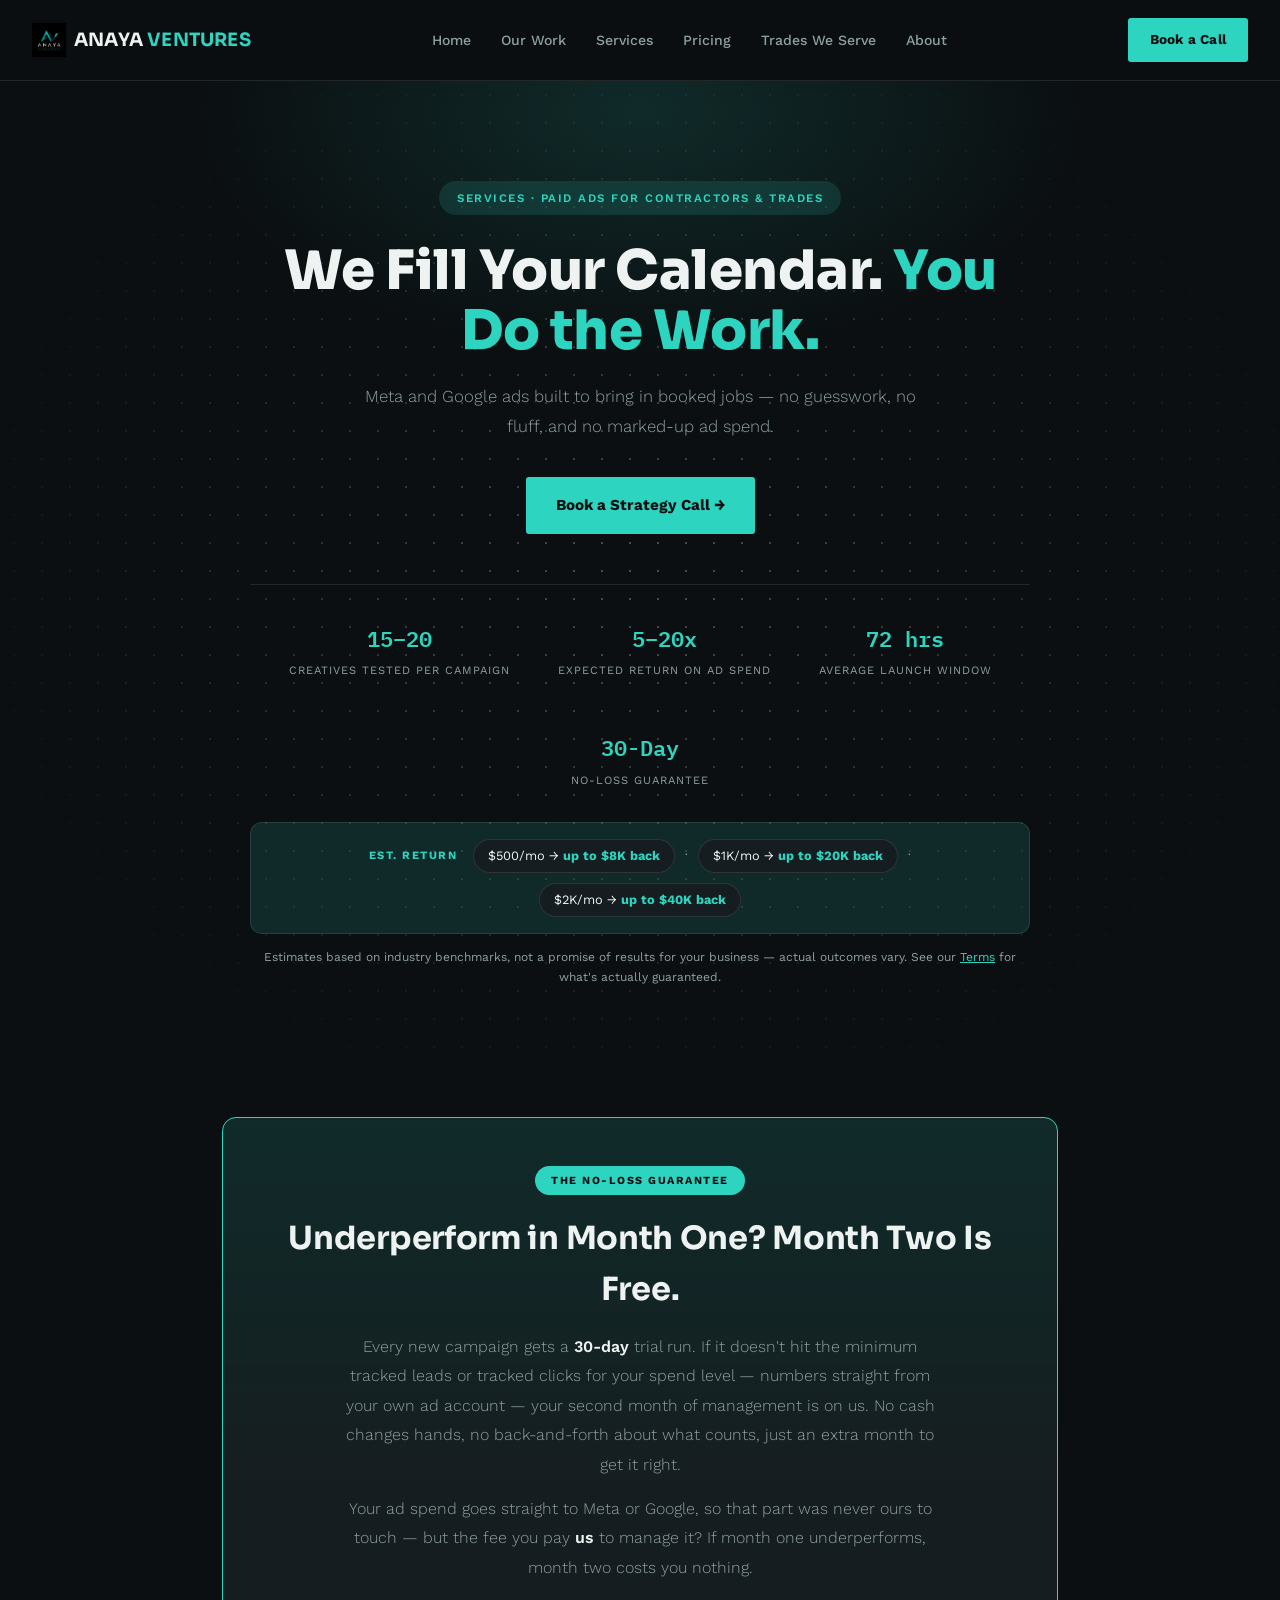
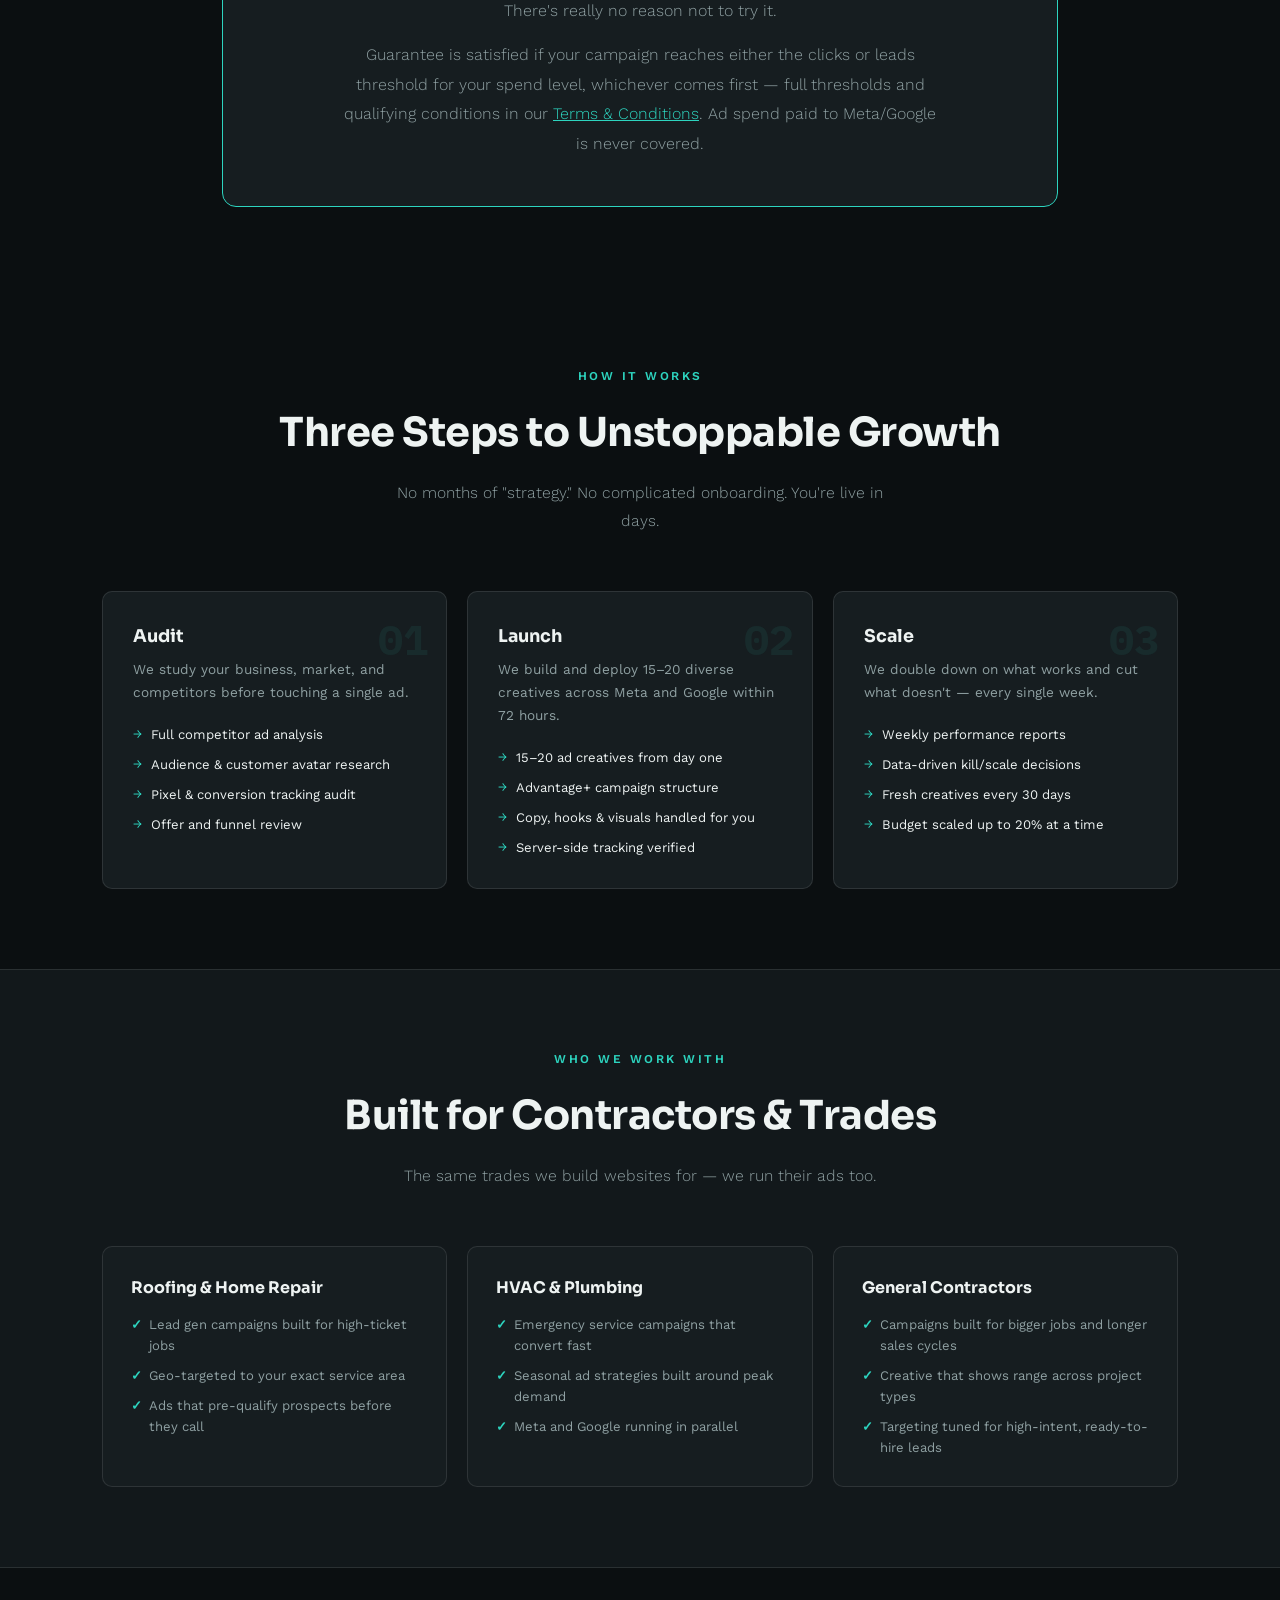
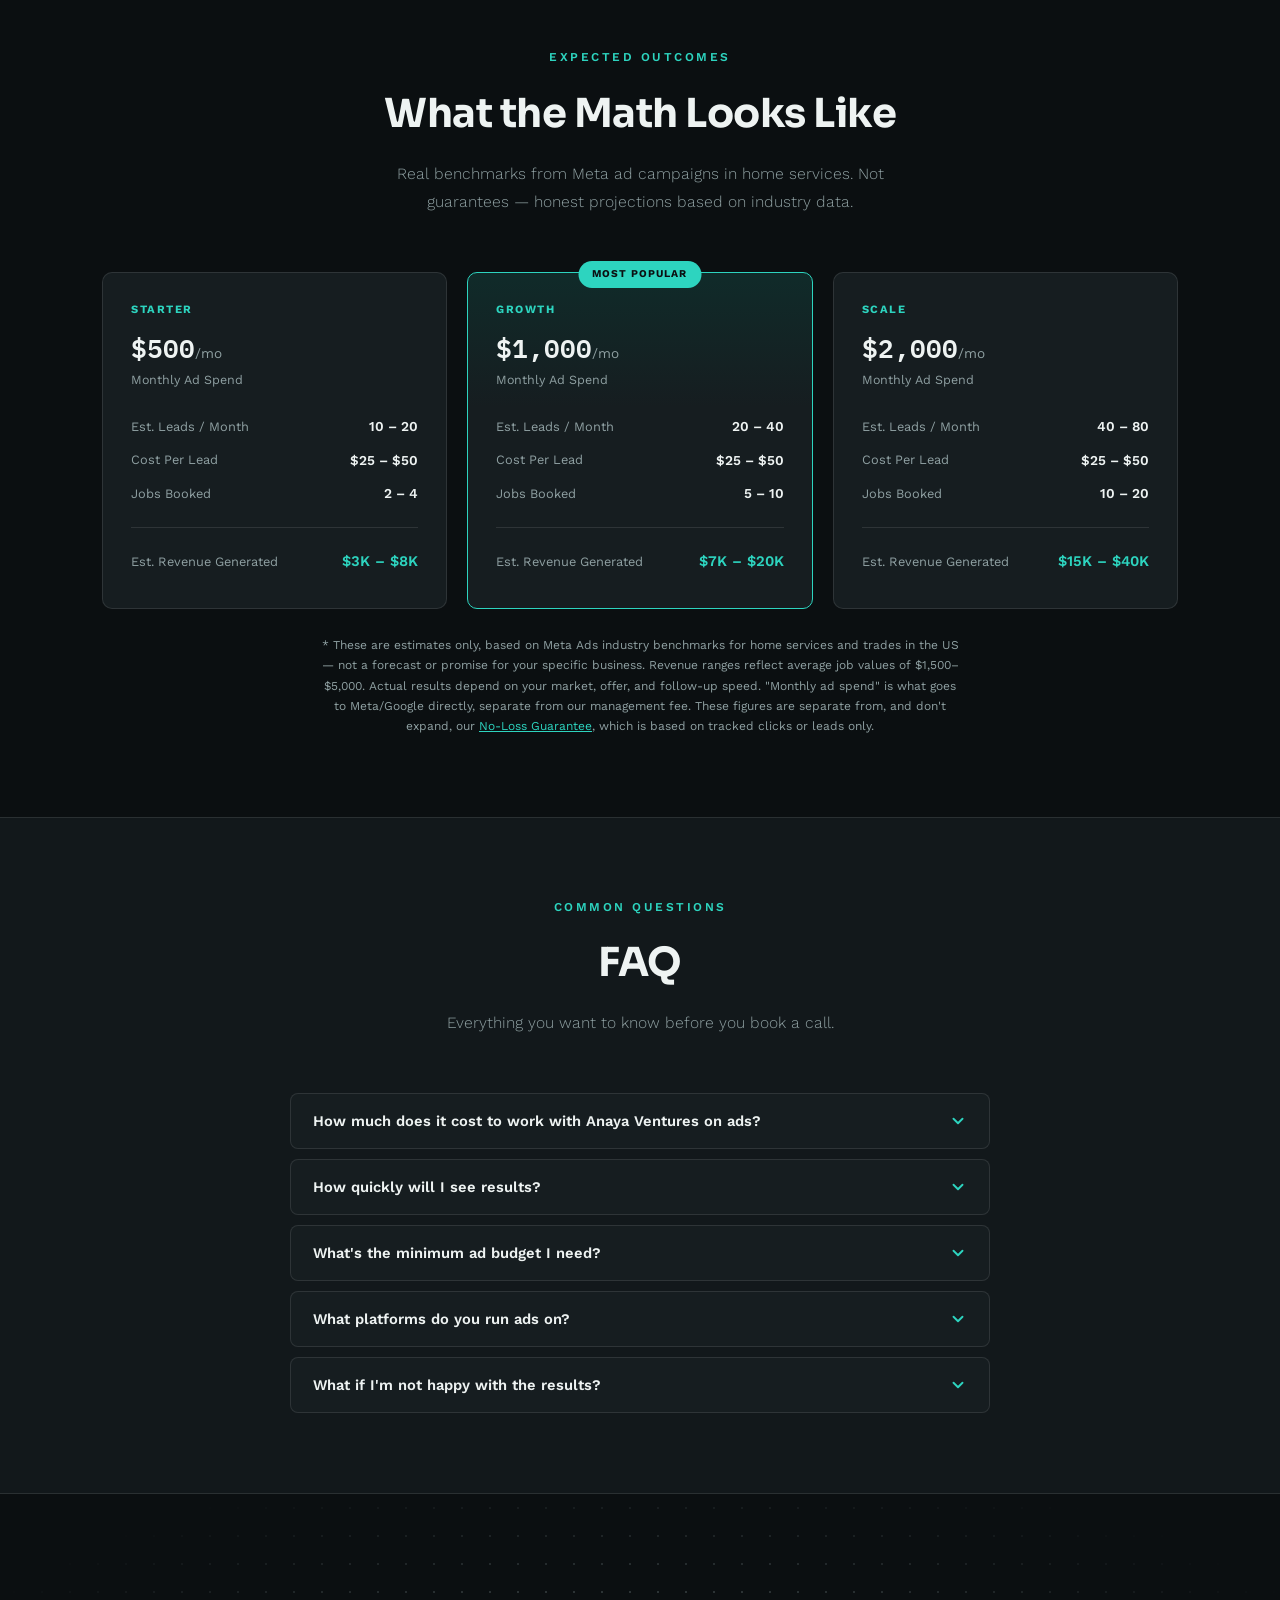
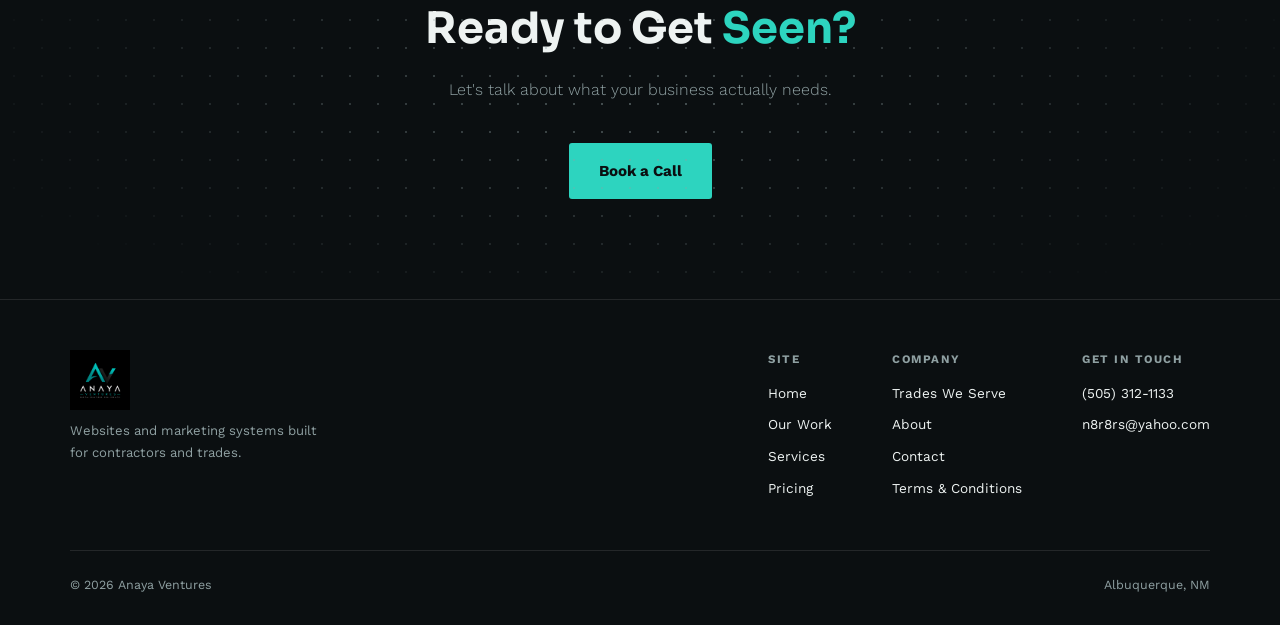
<file: advertisements.html>
<!DOCTYPE html>
<html lang="en">
<head>
<meta charset="UTF-8">
<meta name="viewport" content="width=device-width, initial-scale=1.0">
<title>Facebook &amp; Instagram Advertisements — Anaya Ventures</title>
<link rel="preconnect" href="https://fonts.googleapis.com">
<link href="https://fonts.googleapis.com/css2?family=Sora:wght@500;600;700;800&family=Work+Sans:wght@300;400;500;600;700&family=IBM+Plex+Mono:wght@500;600&display=swap" rel="stylesheet">
<link rel="stylesheet" href="styles.css">
<link rel="icon" type="image/png" href="favicon.png">
<script type="application/ld+json">
{
  "@context": "https://schema.org",
  "@type": "ProfessionalService",
  "name": "Anaya Ventures",
  "url": "https://anaya-ventures.com",
  "logo": "https://anaya-ventures.com/images/logo.png",
  "image": "https://anaya-ventures.com/images/logo.png",
  "telephone": "+1-505-312-1133",
  "email": "n8r8rs@yahoo.com",
  "description": "Websites and marketing systems built for contractors and trades — custom website design, Facebook and Instagram advertising, missed-call text-back, review management, and a unified inbox.",
  "address": {
    "@type": "PostalAddress",
    "addressLocality": "Albuquerque",
    "addressRegion": "NM",
    "addressCountry": "US"
  },
  "areaServed": ["Albuquerque, NM", "Santa Fe, NM", "Las Cruces, NM", "El Paso, TX"],
  "priceRange": "$197-$747"
}
</script>
<style>

  /* ─── HERO ─── */
  .hero { position: relative; padding: 100px 32px 70px; text-align: center; overflow: hidden; }
  .hero-glow {
    position: absolute; top: -220px; left: 50%; transform: translateX(-50%);
    width: 900px; height: 500px;
    background: radial-gradient(ellipse, var(--accent-pale) 0%, transparent 70%);
    z-index: 0; pointer-events: none;
  }
  .hero-content { position: relative; z-index: 2; max-width: 780px; margin: 0 auto; }
  .hero-pill {
    display: inline-block; background: var(--accent-pale); color: var(--accent);
    font-size: 0.72rem; font-weight: 600; letter-spacing: 1.5px; text-transform: uppercase;
    padding: 8px 18px; border-radius: 999px; margin-bottom: 26px;
  }
  .hero h1 { font-size: clamp(2.2rem, 5.5vw, 3.4rem); font-weight: 800; line-height: 1.1; letter-spacing: -0.5px; margin-bottom: 20px; }
  .hero h1 em { color: var(--accent); font-style: normal; }
  .hero-sub { font-size: 1.05rem; font-weight: 300; color: var(--text-soft); max-width: 560px; margin: 0 auto 36px; line-height: 1.8; }

  .hero-stats {
    display: flex; justify-content: center; gap: 48px; flex-wrap: wrap;
    margin-top: 50px; padding-top: 36px; border-top: 1px solid var(--border);
  }
  .stat-item { text-align: center; }
  .stat-value { display: block; font-family: 'IBM Plex Mono', monospace; font-size: 1.4rem; font-weight: 600; color: var(--accent); }
  .stat-label { font-size: 0.7rem; color: var(--text-soft); text-transform: uppercase; letter-spacing: 1px; margin-top: 6px; }

  .roi-strip {
    margin-top: 30px; background: var(--accent-pale); border: 1px solid var(--border); border-radius: 12px;
    padding: 16px 24px; display: flex; justify-content: center; align-items: center; gap: 10px; flex-wrap: wrap;
  }
  .roi-label { font-size: 0.7rem; font-weight: 700; letter-spacing: 1.5px; text-transform: uppercase; color: var(--accent); margin-right: 6px; }
  .roi-pill { background: var(--card); border: 1px solid var(--border); border-radius: 999px; padding: 6px 14px; font-size: 0.8rem; color: var(--text); white-space: nowrap; }
  .roi-pill strong { color: var(--accent); }
  .roi-divider { color: var(--text-soft); font-size: 0.75rem; }
  .roi-note { font-size: 0.75rem; color: var(--text-soft); margin-top: 14px; }
  .roi-note a { color: var(--accent); }

  /* ─── SHARED ─── */
  .section { padding: 80px 32px; max-width: 1140px; margin: 0 auto; }

  /* ─── GUARANTEE ─── */
  .guarantee-section { padding: 60px 32px 80px; max-width: 900px; margin: 0 auto; }
  .guarantee-card {
    background: linear-gradient(180deg, var(--accent-pale), var(--card) 55%);
    border: 1px solid var(--accent); border-radius: 14px;
    padding: 48px 44px; text-align: center;
  }
  .guarantee-badge {
    display: inline-block; background: var(--accent); color: var(--bg);
    font-size: 0.68rem; font-weight: 700; letter-spacing: 1.5px; text-transform: uppercase;
    padding: 6px 16px; border-radius: 999px; margin-bottom: 18px;
  }
  .guarantee-card h2 { font-size: clamp(1.5rem, 3.5vw, 2rem); font-weight: 700; margin-bottom: 16px; letter-spacing: -0.3px; }
  .guarantee-card p { font-size: 1rem; font-weight: 300; color: var(--text-soft); max-width: 60ch; margin: 0 auto 14px; line-height: 1.85; }
  .guarantee-card p:last-of-type { margin-bottom: 0; }
  .guarantee-card strong { color: var(--text); font-weight: 600; }
  .guarantee-highlight { color: var(--accent); font-weight: 700; font-size: 1.05rem; }
  .guarantee-fine-print { font-size: 0.78rem; color: var(--text-soft); margin-top: 22px; }
  .guarantee-fine-print a { color: var(--accent); }

  /* ─── PROCESS ─── */
  .process-grid { display: grid; grid-template-columns: repeat(3, 1fr); gap: 20px; }
  .process-card {
    background: var(--card); border: 1px solid var(--border); border-radius: 10px;
    padding: 30px; position: relative; overflow: hidden;
    transition: border-color 0.2s, transform 0.2s;
  }
  .process-card:hover { border-color: var(--accent); transform: translateY(-3px); }
  .big-num { position: absolute; top: 14px; right: 18px; font-family: 'IBM Plex Mono', monospace; font-size: 2.6rem; font-weight: 700; color: rgba(45,212,191,0.08); }
  .process-card h3 { font-size: 1.1rem; font-weight: 700; margin-bottom: 8px; }
  .card-sub { font-size: 0.85rem; color: var(--text-soft); margin-bottom: 20px; line-height: 1.7; }
  .bullet-list { list-style: none; display: flex; flex-direction: column; gap: 9px; }
  .bullet-list li { font-size: 0.82rem; color: var(--text); padding-left: 18px; position: relative; }
  .bullet-list li::before { content: '→'; position: absolute; left: 0; color: var(--accent); font-size: 0.75rem; top: 1px; }

  /* ─── INDUSTRIES ─── */
  .industry-grid { display: grid; grid-template-columns: repeat(3, 1fr); gap: 20px; }
  .industry-card { background: var(--card); border: 1px solid var(--border); border-radius: 10px; padding: 28px; transition: border-color 0.2s, transform 0.2s; }
  .industry-card:hover { border-color: var(--accent); transform: translateY(-3px); }
  .industry-card h3 { font-size: 1rem; font-weight: 700; margin-bottom: 14px; }
  .check-list { list-style: none; display: flex; flex-direction: column; gap: 9px; }
  .check-list li { font-size: 0.82rem; color: var(--text-soft); padding-left: 18px; position: relative; line-height: 1.6; }
  .check-list li::before { content: '✓'; position: absolute; left: 0; color: var(--accent); font-weight: 700; }

  /* ─── RESULTS ─── */
  .results-grid { display: grid; grid-template-columns: repeat(3, 1fr); gap: 20px; margin-bottom: 26px; }
  .results-card { background: var(--card); border: 1px solid var(--border); border-radius: 10px; padding: 28px; }
  .results-card.featured { border-color: var(--accent); background: linear-gradient(180deg, var(--accent-pale), var(--card) 40%); position: relative; }
  .featured-badge {
    position: absolute; top: -12px; left: 50%; transform: translateX(-50%);
    background: var(--accent); color: var(--bg); font-size: 0.65rem; font-weight: 700; letter-spacing: 1px; text-transform: uppercase;
    padding: 5px 14px; border-radius: 999px; white-space: nowrap;
  }
  .r-tier { font-size: 0.7rem; font-weight: 700; letter-spacing: 1.5px; text-transform: uppercase; color: var(--accent); margin-bottom: 8px; }
  .r-spend { font-family: 'IBM Plex Mono', monospace; font-size: 1.6rem; font-weight: 600; margin-bottom: 2px; }
  .r-spend span { font-family: 'Work Sans', sans-serif; font-size: 0.85rem; font-weight: 400; color: var(--text-soft); }
  .r-spend-label { font-size: 0.78rem; color: var(--text-soft); margin-bottom: 20px; }
  .r-divider { border: none; border-top: 1px solid var(--border); margin: 16px 0; }
  .r-row { display: flex; justify-content: space-between; align-items: center; padding: 6px 0; }
  .r-row .r-label { font-size: 0.8rem; color: var(--text-soft); }
  .r-row .r-value { font-size: 0.85rem; font-weight: 600; }
  .r-row .r-value.highlight { color: var(--accent); font-size: 0.92rem; }
  .results-disclaimer { text-align: center; font-size: 0.75rem; color: var(--text-soft); max-width: 640px; margin: 0 auto; line-height: 1.7; }
  .results-disclaimer a { color: var(--accent); }

  /* ─── FAQ ─── */

  @media (max-width: 900px) {
    .nav-links { display: none; }
    .process-grid, .industry-grid, .results-grid { grid-template-columns: 1fr; }
  }
  @media (max-width: 640px) {
        .hero { padding: 80px 20px 50px; }
    .section { padding: 56px 20px; }
          }
      </style>
</head>
<body>

<div class="site-header">
<nav>
  <a href="index.html" class="nav-logo"><img src="images/logo.png" alt="Anaya Ventures" class="nav-logo-img"><span class="nav-logo-text">ANAYA <span class="accent">VENTURES</span></span></a>
  <ul class="nav-links">
    <li><a href="index.html">Home</a></li>
    <li><a href="our-work.html">Our Work</a></li>
    <li>
      <a href="services.html">Services</a>
      <div class="dropdown-panel">
        <a href="websites.html">Websites</a>
        <a href="advertisements.html" class="active">Advertisements</a>
        <a href="auto-call-text-back.html">Auto Call/Text Back</a>
        <a href="review-protection.html">Review Protection</a>
        <a href="command-center.html">Command Center</a>
      </div>
    </li>
    <li><a href="pricing.html">Pricing</a></li>
    <li><a href="trades-we-serve.html">Trades We Serve</a></li>
    <li><a href="about.html">About</a></li>
  </ul>
  <div class="nav-right">
    <a href="contact.html" class="nav-cta">Book a Call</a>
    <button type="button" class="nav-toggle-btn" id="navToggleBtn" aria-label="Toggle menu" aria-expanded="false">
      <span></span><span></span><span></span>
    </button>
  </div>
</nav>

<div class="mobile-menu" id="mobileMenu">
  <a href="index.html">Home</a>
  <a href="our-work.html">Our Work</a>
  <a href="services.html">Services</a>
  <a href="websites.html" class="sub-link">Websites</a>
  <a href="advertisements.html" class="sub-link">Advertisements</a>
  <a href="auto-call-text-back.html" class="sub-link">Auto Call/Text Back</a>
  <a href="review-protection.html" class="sub-link">Review Protection</a>
  <a href="command-center.html" class="sub-link">Command Center</a>
  <a href="pricing.html">Pricing</a>
  <a href="trades-we-serve.html">Trades We Serve</a>
  <a href="about.html">About</a>
  <a href="contact.html">Contact</a>
</div>
</div>

<script>
  (function () {
    var btn = document.getElementById('navToggleBtn');
    var menu = document.getElementById('mobileMenu');
    if (!btn || !menu) return;
    btn.addEventListener('click', function () {
      var isOpen = menu.classList.toggle('open');
      btn.classList.toggle('open', isOpen);
      btn.setAttribute('aria-expanded', isOpen ? 'true' : 'false');
    });
    menu.querySelectorAll('a').forEach(function (a) {
      a.addEventListener('click', function () {
        menu.classList.remove('open');
        btn.classList.remove('open');
        btn.setAttribute('aria-expanded', 'false');
      });
    });
  })();
</script>

<!-- HERO -->
<div class="hero">
  <div class="section-texture"></div>
  <div class="hero-glow"></div>
  <div class="hero-content">
    <div class="hero-pill">Services · Paid Ads for Contractors &amp; Trades</div>
    <h1>We Fill Your Calendar. <em>You Do the Work.</em></h1>
    <p class="hero-sub">Meta and Google ads built to bring in booked jobs — no guesswork, no fluff, and no marked-up ad spend.</p>
    <a href="contact.html" class="btn-primary">Book a Strategy Call →</a>

    <div class="hero-stats">
      <div class="stat-item"><span class="stat-value">15–20</span><span class="stat-label">Creatives Tested Per Campaign</span></div>
      <div class="stat-item"><span class="stat-value">5–20x</span><span class="stat-label">Expected Return on Ad Spend</span></div>
      <div class="stat-item"><span class="stat-value">72 hrs</span><span class="stat-label">Average Launch Window</span></div>
      <div class="stat-item"><span class="stat-value">30-Day</span><span class="stat-label">No-Loss Guarantee</span></div>
    </div>

    <div class="roi-strip">
      <span class="roi-label">Est. Return</span>
      <span class="roi-pill">$500/mo → <strong>up to $8K back</strong></span>
      <span class="roi-divider">·</span>
      <span class="roi-pill">$1K/mo → <strong>up to $20K back</strong></span>
      <span class="roi-divider">·</span>
      <span class="roi-pill">$2K/mo → <strong>up to $40K back</strong></span>
    </div>
    <p class="roi-note">Estimates based on industry benchmarks, not a promise of results for your business — actual outcomes vary. See our <a href="terms.html">Terms</a> for what's actually guaranteed.</p>
  </div>
</div>

<!-- GUARANTEE -->
<section class="guarantee-section">
  <div class="guarantee-card">
    <span class="guarantee-badge">The No-Loss Guarantee</span>
    <h2>Underperform in Month One? Month Two Is Free.</h2>
    <p>Every new campaign gets a <strong>30-day</strong> trial run. If it doesn't hit the minimum tracked leads or tracked clicks for your spend level — numbers straight from your own ad account — your second month of management is on us. No cash changes hands, no back-and-forth about what counts, just an extra month to get it right.</p>
    <p>Your ad spend goes straight to Meta or Google, so that part was never ours to touch — but the fee you pay <strong>us</strong> to manage it? If month one underperforms, month two costs you nothing.</p>
    <p class="guarantee-highlight">There's really no reason not to try it.</p>
    <p class="guarantee-fine-print">Guarantee is satisfied if your campaign reaches either the clicks or leads threshold for your spend level, whichever comes first — full thresholds and qualifying conditions in our <a href="terms.html">Terms &amp; Conditions</a>. Ad spend paid to Meta/Google is never covered.</p>
  </div>
</section>

<!-- PROCESS -->
<section class="section">
  <span class="eyebrow">How It Works</span>
  <h2 class="section-h">Three Steps to Unstoppable Growth</h2>
  <p class="section-p">No months of "strategy." No complicated onboarding. You're live in days.</p>

  <div class="process-grid">
    <div class="process-card">
      <div class="big-num">01</div>
      <h3>Audit</h3>
      <p class="card-sub">We study your business, market, and competitors before touching a single ad.</p>
      <ul class="bullet-list">
        <li>Full competitor ad analysis</li>
        <li>Audience &amp; customer avatar research</li>
        <li>Pixel &amp; conversion tracking audit</li>
        <li>Offer and funnel review</li>
      </ul>
    </div>
    <div class="process-card">
      <div class="big-num">02</div>
      <h3>Launch</h3>
      <p class="card-sub">We build and deploy 15–20 diverse creatives across Meta and Google within 72 hours.</p>
      <ul class="bullet-list">
        <li>15–20 ad creatives from day one</li>
        <li>Advantage+ campaign structure</li>
        <li>Copy, hooks &amp; visuals handled for you</li>
        <li>Server-side tracking verified</li>
      </ul>
    </div>
    <div class="process-card">
      <div class="big-num">03</div>
      <h3>Scale</h3>
      <p class="card-sub">We double down on what works and cut what doesn't — every single week.</p>
      <ul class="bullet-list">
        <li>Weekly performance reports</li>
        <li>Data-driven kill/scale decisions</li>
        <li>Fresh creatives every 30 days</li>
        <li>Budget scaled up to 20% at a time</li>
      </ul>
    </div>
  </div>
</section>

<!-- INDUSTRIES -->
<div class="alt-band">
  <section class="section">
    <span class="eyebrow">Who We Work With</span>
    <h2 class="section-h">Built for Contractors &amp; Trades</h2>
    <p class="section-p">The same trades we build websites for — we run their ads too.</p>

    <div class="industry-grid">
      <div class="industry-card">
        <h3>Roofing &amp; Home Repair</h3>
        <ul class="check-list">
          <li>Lead gen campaigns built for high-ticket jobs</li>
          <li>Geo-targeted to your exact service area</li>
          <li>Ads that pre-qualify prospects before they call</li>
        </ul>
      </div>
      <div class="industry-card">
        <h3>HVAC &amp; Plumbing</h3>
        <ul class="check-list">
          <li>Emergency service campaigns that convert fast</li>
          <li>Seasonal ad strategies built around peak demand</li>
          <li>Meta and Google running in parallel</li>
        </ul>
      </div>
      <div class="industry-card">
        <h3>General Contractors</h3>
        <ul class="check-list">
          <li>Campaigns built for bigger jobs and longer sales cycles</li>
          <li>Creative that shows range across project types</li>
          <li>Targeting tuned for high-intent, ready-to-hire leads</li>
        </ul>
      </div>
    </div>
  </section>
</div>

<!-- RESULTS -->
<section class="section">
  <span class="eyebrow">Expected Outcomes</span>
  <h2 class="section-h">What the Math Looks Like</h2>
  <p class="section-p">Real benchmarks from Meta ad campaigns in home services. Not guarantees — honest projections based on industry data.</p>

  <div class="results-grid">
    <div class="results-card">
      <div class="r-tier">Starter</div>
      <div class="r-spend">$500<span>/mo</span></div>
      <div class="r-spend-label">Monthly Ad Spend</div>
      <div class="r-row"><span class="r-label">Est. Leads / Month</span><span class="r-value">10 – 20</span></div>
      <div class="r-row"><span class="r-label">Cost Per Lead</span><span class="r-value">$25 – $50</span></div>
      <div class="r-row"><span class="r-label">Jobs Booked</span><span class="r-value">2 – 4</span></div>
      <hr class="r-divider">
      <div class="r-row"><span class="r-label">Est. Revenue Generated</span><span class="r-value highlight">$3K – $8K</span></div>
    </div>
    <div class="results-card featured">
      <span class="featured-badge">Most Popular</span>
      <div class="r-tier">Growth</div>
      <div class="r-spend">$1,000<span>/mo</span></div>
      <div class="r-spend-label">Monthly Ad Spend</div>
      <div class="r-row"><span class="r-label">Est. Leads / Month</span><span class="r-value">20 – 40</span></div>
      <div class="r-row"><span class="r-label">Cost Per Lead</span><span class="r-value">$25 – $50</span></div>
      <div class="r-row"><span class="r-label">Jobs Booked</span><span class="r-value">5 – 10</span></div>
      <hr class="r-divider">
      <div class="r-row"><span class="r-label">Est. Revenue Generated</span><span class="r-value highlight">$7K – $20K</span></div>
    </div>
    <div class="results-card">
      <div class="r-tier">Scale</div>
      <div class="r-spend">$2,000<span>/mo</span></div>
      <div class="r-spend-label">Monthly Ad Spend</div>
      <div class="r-row"><span class="r-label">Est. Leads / Month</span><span class="r-value">40 – 80</span></div>
      <div class="r-row"><span class="r-label">Cost Per Lead</span><span class="r-value">$25 – $50</span></div>
      <div class="r-row"><span class="r-label">Jobs Booked</span><span class="r-value">10 – 20</span></div>
      <hr class="r-divider">
      <div class="r-row"><span class="r-label">Est. Revenue Generated</span><span class="r-value highlight">$15K – $40K</span></div>
    </div>
  </div>

  <p class="results-disclaimer">* These are estimates only, based on Meta Ads industry benchmarks for home services and trades in the US — not a forecast or promise for your specific business. Revenue ranges reflect average job values of $1,500–$5,000. Actual results depend on your market, offer, and follow-up speed. "Monthly ad spend" is what goes to Meta/Google directly, separate from our management fee. These figures are separate from, and don't expand, our <a href="terms.html">No-Loss Guarantee</a>, which is based on tracked clicks or leads only.</p>
</section>

<!-- FAQ -->
<div class="alt-band">
  <section class="section">
    <span class="eyebrow">Common Questions</span>
    <h2 class="section-h">FAQ</h2>
    <p class="section-p">Everything you want to know before you book a call.</p>

    <div class="faq-list">
      <div class="faq-item">
        <button type="button" class="faq-q">
          How much does it cost to work with Anaya Ventures on ads?
          <svg class="faq-chevron" width="18" height="18" viewBox="0 0 24 24" fill="none" stroke="currentColor" stroke-width="2.5" stroke-linecap="round" stroke-linejoin="round"><polyline points="6 9 12 15 18 9"/></svg>
        </button>
        <div class="faq-a">Our management fee varies based on scope and platforms. Your ad spend goes directly to Meta or Google — we never mark it up. We'll give you a clear number on the strategy call, no surprises.</div>
      </div>
      <div class="faq-item">
        <button type="button" class="faq-q">
          How quickly will I see results?
          <svg class="faq-chevron" width="18" height="18" viewBox="0 0 24 24" fill="none" stroke="currentColor" stroke-width="2.5" stroke-linecap="round" stroke-linejoin="round"><polyline points="6 9 12 15 18 9"/></svg>
        </button>
        <div class="faq-a">Most clients see inbound leads within the first 7–14 days. The first 30 days is a learning phase — results compound significantly in months 2 and 3. Paid ads aren't magic, but when built right they work reliably.</div>
      </div>
      <div class="faq-item">
        <button type="button" class="faq-q">
          What's the minimum ad budget I need?
          <svg class="faq-chevron" width="18" height="18" viewBox="0 0 24 24" fill="none" stroke="currentColor" stroke-width="2.5" stroke-linecap="round" stroke-linejoin="round"><polyline points="6 9 12 15 18 9"/></svg>
        </button>
        <div class="faq-a">We recommend a minimum of $500/month in ad spend, paid directly to Meta or Google. Below that, the algorithm doesn't have enough data to optimize properly. For faster results, $1,000–$2,000/month is the sweet spot.</div>
      </div>
      <div class="faq-item">
        <button type="button" class="faq-q">
          What platforms do you run ads on?
          <svg class="faq-chevron" width="18" height="18" viewBox="0 0 24 24" fill="none" stroke="currentColor" stroke-width="2.5" stroke-linecap="round" stroke-linejoin="round"><polyline points="6 9 12 15 18 9"/></svg>
        </button>
        <div class="faq-a">We specialize in Meta (Facebook &amp; Instagram) and Google Ads. For most contractors, we start with Meta for lead volume and layer in Google for high-intent search traffic once the foundation is solid.</div>
      </div>
      <div class="faq-item">
        <button type="button" class="faq-q">
          What if I'm not happy with the results?
          <svg class="faq-chevron" width="18" height="18" viewBox="0 0 24 24" fill="none" stroke="currentColor" stroke-width="2.5" stroke-linecap="round" stroke-linejoin="round"><polyline points="6 9 12 15 18 9"/></svg>
        </button>
        <div class="faq-a">You're covered by our 30-Day No-Loss Guarantee — if your campaign doesn't hit the clicks or leads threshold for your spend level in the first 30 days, your second month of management is free. See the guarantee above and our Terms &amp; Conditions for the exact numbers. We're not interested in one-off transactions — we want long-term partners, and that only works if you're getting results.</div>
      </div>
    </div>
  </section>
</div>

<div class="cta-band">
  <div class="section-texture"></div>
  <h2>Ready to Get <em>Seen?</em></h2>
  <p>Let's talk about what your business actually needs.</p>
  <a href="contact.html" class="btn-primary">Book a Call</a>
</div>

<footer>
  <div class="footer-inner">
    <div class="footer-brand">
      <a href="index.html" class="nav-logo"><img src="images/logo.png" alt="Anaya Ventures" class="nav-logo-img"></a>
      <p>Websites and marketing systems built for contractors and trades.</p>
    </div>
    <div class="footer-links">
      <div class="footer-col">
        <h5>Site</h5>
        <a href="index.html">Home</a>
        <a href="our-work.html">Our Work</a>
        <a href="services.html">Services</a>
        <a href="pricing.html">Pricing</a>
      </div>
      <div class="footer-col">
        <h5>Company</h5>
        <a href="trades-we-serve.html">Trades We Serve</a>
        <a href="about.html">About</a>
        <a href="contact.html">Contact</a>
        <a href="terms.html">Terms &amp; Conditions</a>
      </div>
      <div class="footer-col">
        <h5>Get In Touch</h5>
        <a href="tel:5053121133">(505) 312-1133</a>
        <a href="mailto:n8r8rs@yahoo.com">n8r8rs@yahoo.com</a>
      </div>
    </div>
  </div>
  <div class="footer-bottom">
    <span>© 2026 Anaya Ventures</span>
    <span>Albuquerque, NM</span>
  </div>
</footer>

<script>
  document.querySelectorAll('.faq-q').forEach(btn => {
    btn.addEventListener('click', () => {
      const item = btn.closest('.faq-item');
      const isOpen = item.classList.contains('open');
      document.querySelectorAll('.faq-item').forEach(i => i.classList.remove('open'));
      if (!isOpen) item.classList.add('open');
    });
  });
</script>

<div class="mobile-cta-bar">
  <a href="tel:5053121133" class="mobile-cta-btn call">
    <svg width="16" height="16" viewBox="0 0 24 24" fill="none" stroke="currentColor" stroke-width="2.5" stroke-linecap="round" stroke-linejoin="round"><path d="M22 16.92v3a2 2 0 0 1-2.18 2 19.79 19.79 0 0 1-8.63-3.07 19.5 19.5 0 0 1-6-6 19.79 19.79 0 0 1-3.07-8.67A2 2 0 0 1 4.11 2h3a2 2 0 0 1 2 1.72c.127.96.362 1.903.7 2.81a2 2 0 0 1-.45 2.11L8.09 9.91a16 16 0 0 0 6 6l1.27-1.27a2 2 0 0 1 2.11-.45c.907.338 1.85.573 2.81.7A2 2 0 0 1 22 16.92z"/></svg>
    Call
  </a>
  <a href="sms:5053121133" class="mobile-cta-btn text">
    <svg width="16" height="16" viewBox="0 0 24 24" fill="none" stroke="currentColor" stroke-width="2.5" stroke-linecap="round" stroke-linejoin="round"><path d="M21 15a2 2 0 0 1-2 2H7l-4 4V5a2 2 0 0 1 2-2h14a2 2 0 0 1 2 2z"/></svg>
    Text
  </a>
</div>
<script src="https://widgets.leadconnectorhq.com/loader.js" data-resources-url="https://widgets.leadconnectorhq.com/chat-widget/loader.js" data-widget-id="6a760171670b676b676f380c"></script>
</body>
</html>
</file>
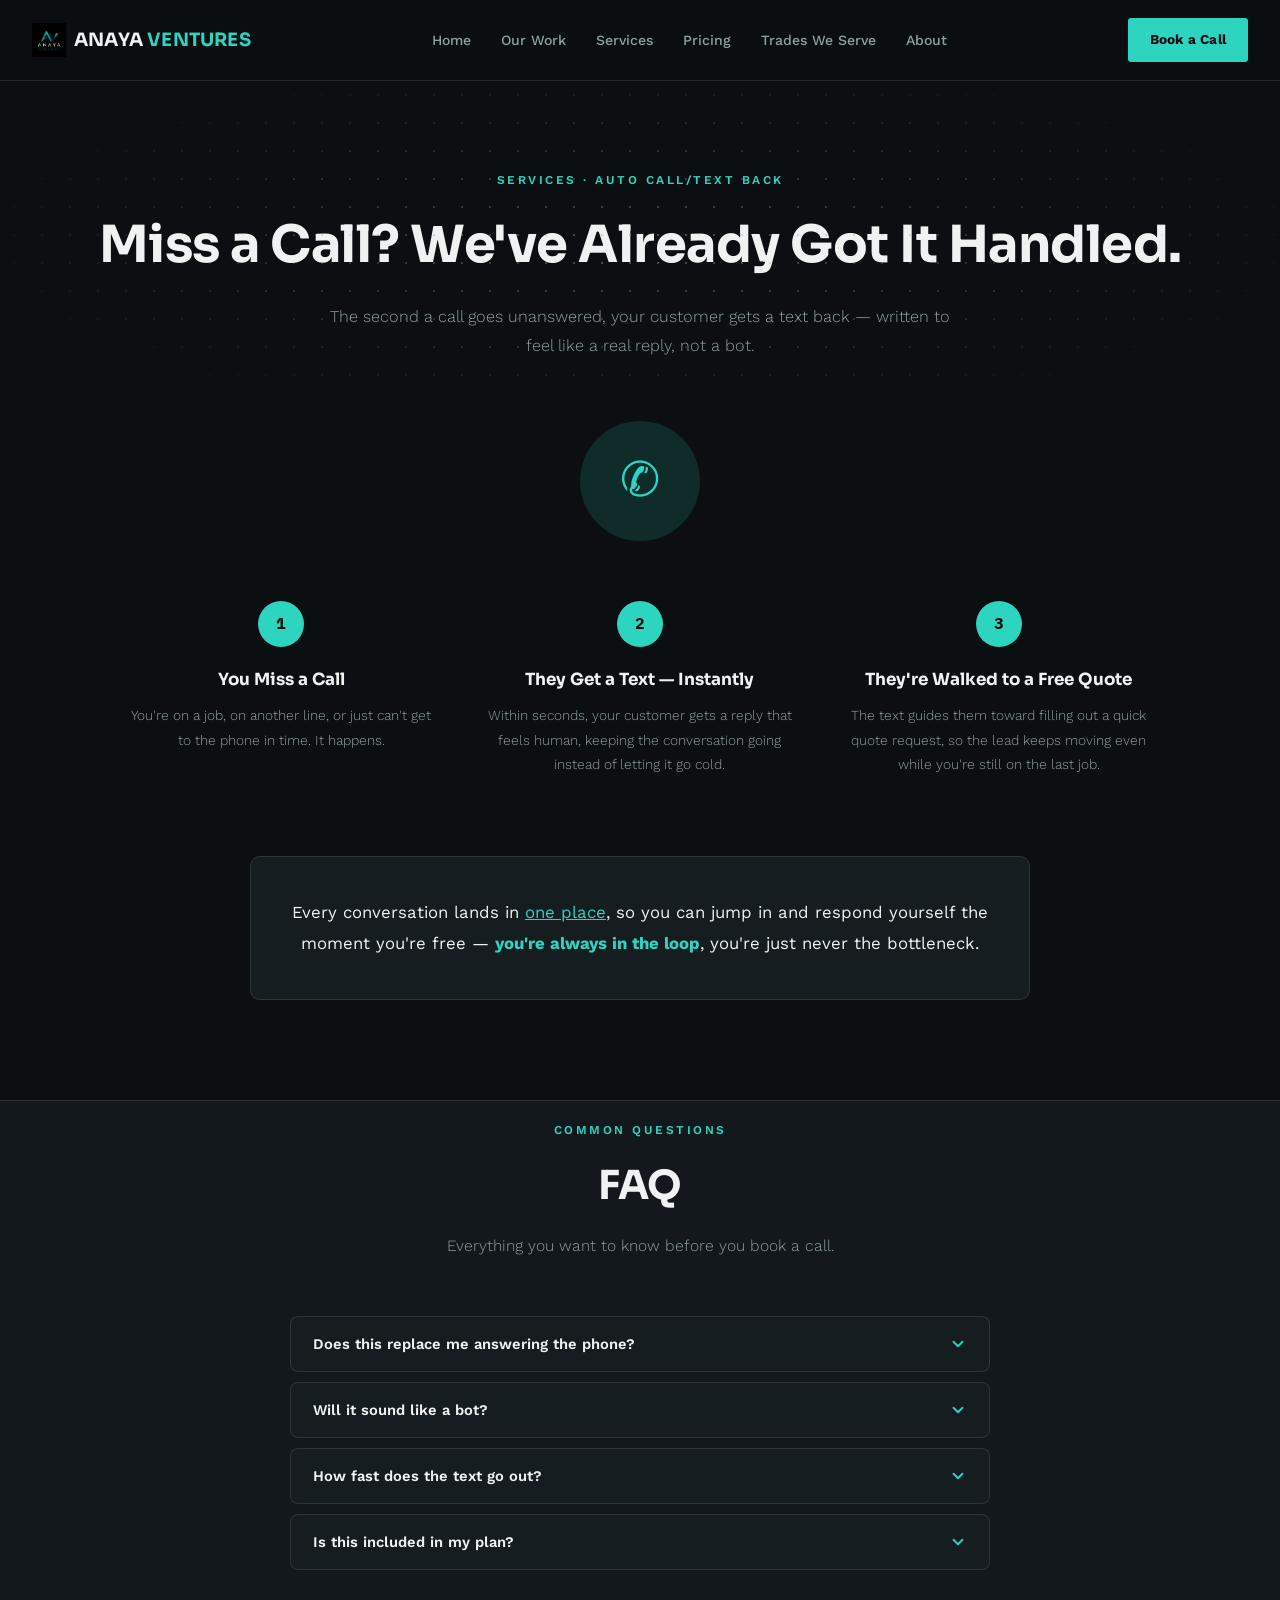
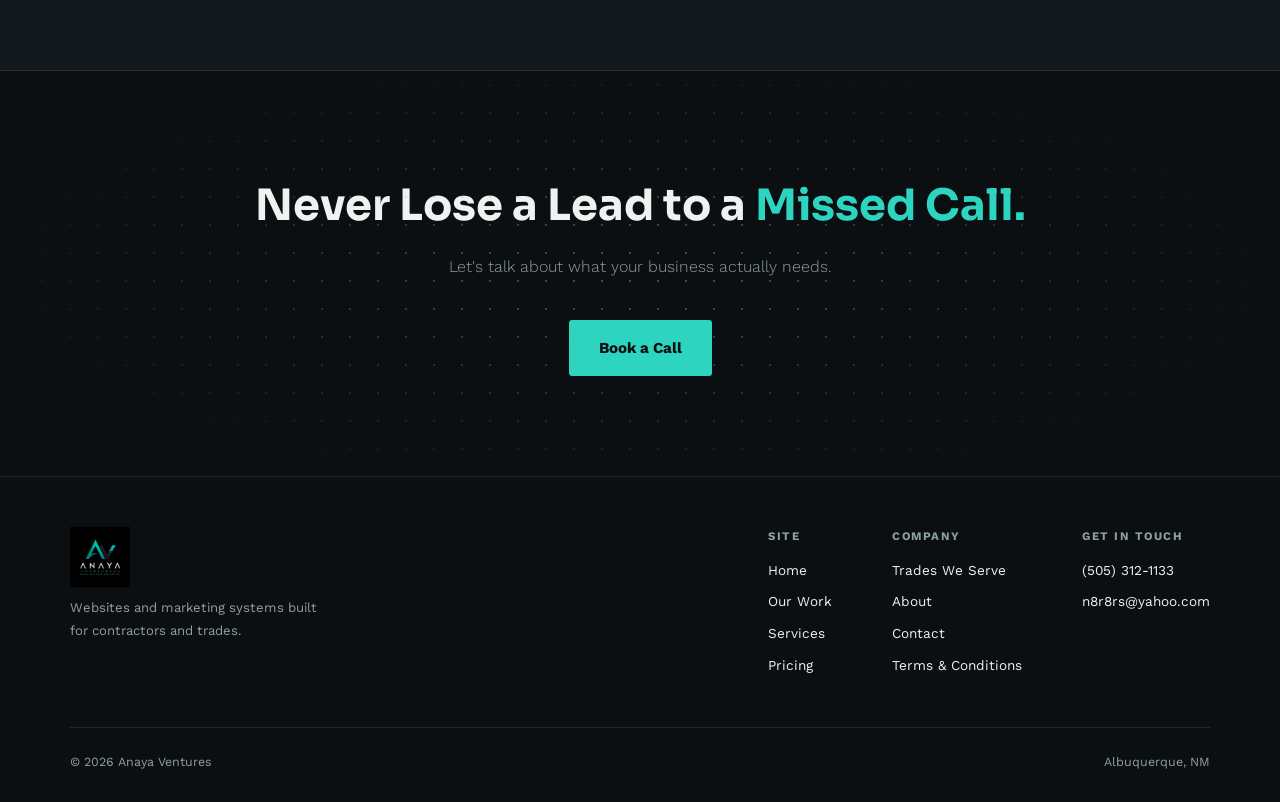
<file: auto-call-text-back.html>
<!DOCTYPE html>
<html lang="en">
<head>
<meta charset="UTF-8">
<meta name="viewport" content="width=device-width, initial-scale=1.0">
<title>Auto Call/Text Back — Anaya Ventures</title>
<link rel="preconnect" href="https://fonts.googleapis.com">
<link href="https://fonts.googleapis.com/css2?family=Sora:wght@500;600;700;800&family=Work+Sans:wght@300;400;500;600;700&family=IBM+Plex+Mono:wght@500;600&display=swap" rel="stylesheet">
<link rel="stylesheet" href="styles.css">
<link rel="icon" type="image/png" href="favicon.png">
<script type="application/ld+json">
{
  "@context": "https://schema.org",
  "@type": "ProfessionalService",
  "name": "Anaya Ventures",
  "url": "https://anaya-ventures.com",
  "logo": "https://anaya-ventures.com/images/logo.png",
  "image": "https://anaya-ventures.com/images/logo.png",
  "telephone": "+1-505-312-1133",
  "email": "n8r8rs@yahoo.com",
  "description": "Websites and marketing systems built for contractors and trades — custom website design, Facebook and Instagram advertising, missed-call text-back, review management, and a unified inbox.",
  "address": {
    "@type": "PostalAddress",
    "addressLocality": "Albuquerque",
    "addressRegion": "NM",
    "addressCountry": "US"
  },
  "areaServed": ["Albuquerque, NM", "Santa Fe, NM", "Las Cruces, NM", "El Paso, TX"],
  "priceRange": "$197-$747"
}
</script>
<style>

  .page-header { text-align: center; padding: 90px 32px 40px; position: relative; overflow: hidden; }
    .page-header h1 { font-size: clamp(2.2rem, 5vw, 3.2rem); font-weight: 700; letter-spacing: -0.5px; margin-bottom: 16px; }
  .page-header p { color: var(--text-soft); max-width: 620px; margin: 0 auto; font-size: 1.02rem; font-weight: 300; line-height: 1.8; }

  /* ─── VISUAL: swap for a real photo/graphic if you get one — this is a
       clean placeholder icon treatment in the meantime, not a stock photo. ─── */
  .visual-wrap { display: flex; justify-content: center; padding: 20px 32px 40px; }
  .visual-icon {
    width: 120px; height: 120px; border-radius: 50%;
    background: var(--accent-pale); color: var(--accent);
    display: flex; align-items: center; justify-content: center;
    font-size: 3rem;
  }

  .section { padding: 20px 32px 100px; max-width: 1140px; margin: 0 auto; }

  .flow-row { display: grid; grid-template-columns: repeat(3, 1fr); gap: 0; align-items: start; margin-bottom: 80px; position: relative; }
  .flow-card { text-align: center; padding: 0 24px; position: relative; }
  .flow-num {
    display: inline-flex; align-items: center; justify-content: center;
    width: 46px; height: 46px; border-radius: 50%; background: var(--accent); color: var(--bg);
    font-family: 'IBM Plex Mono', monospace; font-size: 1rem; font-weight: 700;
    margin-bottom: 20px;
  }
  .flow-card h3 { font-size: 1.05rem; font-weight: 700; margin-bottom: 10px; }
  .flow-card p { font-size: 0.86rem; font-weight: 300; color: var(--text-soft); line-height: 1.75; }

  .callout {
    background: var(--card); border: 1px solid var(--border); border-radius: 10px;
    padding: 40px; text-align: center; max-width: 780px; margin: 0 auto;
  }
  .callout p { font-size: 1.05rem; font-weight: 400; line-height: 1.85; }
  .callout strong { color: var(--accent); }
  .callout a { color: var(--accent); text-decoration: underline; }

  /* ─── FAQ ─── */

  @media (max-width: 900px) {
    .nav-links { display: none; }
    .flow-row { grid-template-columns: 1fr; gap: 40px; }
  }
  @media (max-width: 640px) {
        .page-header { padding: 70px 20px 30px; }
    .section { padding: 10px 20px 70px; }
    .callout { padding: 28px 24px; }
          }
      </style>
</head>
<body>

<div class="site-header">
<nav>
  <a href="index.html" class="nav-logo"><img src="images/logo.png" alt="Anaya Ventures" class="nav-logo-img"><span class="nav-logo-text">ANAYA <span class="accent">VENTURES</span></span></a>
  <ul class="nav-links">
    <li><a href="index.html">Home</a></li>
    <li><a href="our-work.html">Our Work</a></li>
    <li>
      <a href="services.html">Services</a>
      <div class="dropdown-panel">
        <a href="websites.html">Websites</a>
        <a href="advertisements.html">Advertisements</a>
        <a href="auto-call-text-back.html" class="active">Auto Call/Text Back</a>
        <a href="review-protection.html">Review Protection</a>
        <a href="command-center.html">Command Center</a>
      </div>
    </li>
    <li><a href="pricing.html">Pricing</a></li>
    <li><a href="trades-we-serve.html">Trades We Serve</a></li>
    <li><a href="about.html">About</a></li>
  </ul>
  <div class="nav-right">
    <a href="contact.html" class="nav-cta">Book a Call</a>
    <button type="button" class="nav-toggle-btn" id="navToggleBtn" aria-label="Toggle menu" aria-expanded="false">
      <span></span><span></span><span></span>
    </button>
  </div>
</nav>

<div class="mobile-menu" id="mobileMenu">
  <a href="index.html">Home</a>
  <a href="our-work.html">Our Work</a>
  <a href="services.html">Services</a>
  <a href="websites.html" class="sub-link">Websites</a>
  <a href="advertisements.html" class="sub-link">Advertisements</a>
  <a href="auto-call-text-back.html" class="sub-link">Auto Call/Text Back</a>
  <a href="review-protection.html" class="sub-link">Review Protection</a>
  <a href="command-center.html" class="sub-link">Command Center</a>
  <a href="pricing.html">Pricing</a>
  <a href="trades-we-serve.html">Trades We Serve</a>
  <a href="about.html">About</a>
  <a href="contact.html">Contact</a>
</div>
</div>

<script>
  (function () {
    var btn = document.getElementById('navToggleBtn');
    var menu = document.getElementById('mobileMenu');
    if (!btn || !menu) return;
    btn.addEventListener('click', function () {
      var isOpen = menu.classList.toggle('open');
      btn.classList.toggle('open', isOpen);
      btn.setAttribute('aria-expanded', isOpen ? 'true' : 'false');
    });
    menu.querySelectorAll('a').forEach(function (a) {
      a.addEventListener('click', function () {
        menu.classList.remove('open');
        btn.classList.remove('open');
        btn.setAttribute('aria-expanded', 'false');
      });
    });
  })();
</script>

<div class="page-header">
  <div class="section-texture"></div>
  <span class="eyebrow">Services · Auto Call/Text Back</span>
  <h1>Miss a Call? We've Already Got It Handled.</h1>
  <p>The second a call goes unanswered, your customer gets a text back — written to feel like a real reply, not a bot.</p>
</div>

<div class="visual-wrap">
  <div class="visual-icon">✆</div>
</div>

<section class="section">
  <div class="flow-row">
    <div class="flow-card">
      <div class="flow-num">1</div>
      <h3>You Miss a Call</h3>
      <p>You're on a job, on another line, or just can't get to the phone in time. It happens.</p>
    </div>
    <div class="flow-card">
      <div class="flow-num">2</div>
      <h3>They Get a Text — Instantly</h3>
      <p>Within seconds, your customer gets a reply that feels human, keeping the conversation going instead of letting it go cold.</p>
    </div>
    <div class="flow-card">
      <div class="flow-num">3</div>
      <h3>They're Walked to a Free Quote</h3>
      <p>The text guides them toward filling out a quick quote request, so the lead keeps moving even while you're still on the last job.</p>
    </div>
  </div>

  <div class="callout">
    <p>Every conversation lands in <a href="command-center.html">one place</a>, so you can jump in and respond yourself the moment you're free — <strong>you're always in the loop</strong>, you're just never the bottleneck.</p>
  </div>
</section>

<div class="alt-band">
  <section class="section">
    <span class="eyebrow">Common Questions</span>
    <h2 class="section-h">FAQ</h2>
    <p class="section-p">Everything you want to know before you book a call.</p>

    <div class="faq-list">
      <div class="faq-item">
        <button type="button" class="faq-q">
          Does this replace me answering the phone?
          <svg class="faq-chevron" width="18" height="18" viewBox="0 0 24 24" fill="none" stroke="currentColor" stroke-width="2.5" stroke-linecap="round" stroke-linejoin="round"><polyline points="6 9 12 15 18 9"/></svg>
        </button>
        <div class="faq-a">No — it's a backup for when you can't get to the phone, not a replacement for talking to customers yourself. Every conversation lands in one place, so you can jump in anytime.</div>
      </div>
      <div class="faq-item">
        <button type="button" class="faq-q">
          Will it sound like a bot?
          <svg class="faq-chevron" width="18" height="18" viewBox="0 0 24 24" fill="none" stroke="currentColor" stroke-width="2.5" stroke-linecap="round" stroke-linejoin="round"><polyline points="6 9 12 15 18 9"/></svg>
        </button>
        <div class="faq-a">The reply is written to feel like a real text from your business, not a canned automated response — most customers won't even realize it happened automatically.</div>
      </div>
      <div class="faq-item">
        <button type="button" class="faq-q">
          How fast does the text go out?
          <svg class="faq-chevron" width="18" height="18" viewBox="0 0 24 24" fill="none" stroke="currentColor" stroke-width="2.5" stroke-linecap="round" stroke-linejoin="round"><polyline points="6 9 12 15 18 9"/></svg>
        </button>
        <div class="faq-a">Within seconds of a missed call — before your customer even has a chance to call the next name on their list.</div>
      </div>
      <div class="faq-item">
        <button type="button" class="faq-q">
          Is this included in my plan?
          <svg class="faq-chevron" width="18" height="18" viewBox="0 0 24 24" fill="none" stroke="currentColor" stroke-width="2.5" stroke-linecap="round" stroke-linejoin="round"><polyline points="6 9 12 15 18 9"/></svg>
        </button>
        <div class="faq-a">Yes — automatic call/text back on missed calls is included starting with the Essentials plan, our most affordable tier.</div>
      </div>
    </div>
  </section>
</div>

<div class="cta-band">
  <div class="section-texture"></div>
  <h2>Never Lose a Lead to a <em>Missed Call.</em></h2>
  <p>Let's talk about what your business actually needs.</p>
  <a href="contact.html" class="btn-primary">Book a Call</a>
</div>

<footer>
  <div class="footer-inner">
    <div class="footer-brand">
      <a href="index.html" class="nav-logo"><img src="images/logo.png" alt="Anaya Ventures" class="nav-logo-img"></a>
      <p>Websites and marketing systems built for contractors and trades.</p>
    </div>
    <div class="footer-links">
      <div class="footer-col">
        <h5>Site</h5>
        <a href="index.html">Home</a>
        <a href="our-work.html">Our Work</a>
        <a href="services.html">Services</a>
        <a href="pricing.html">Pricing</a>
      </div>
      <div class="footer-col">
        <h5>Company</h5>
        <a href="trades-we-serve.html">Trades We Serve</a>
        <a href="about.html">About</a>
        <a href="contact.html">Contact</a>
        <a href="terms.html">Terms &amp; Conditions</a>
      </div>
      <div class="footer-col">
        <h5>Get In Touch</h5>
        <a href="tel:5053121133">(505) 312-1133</a>
        <a href="mailto:n8r8rs@yahoo.com">n8r8rs@yahoo.com</a>
      </div>
    </div>
  </div>
  <div class="footer-bottom">
    <span>© 2026 Anaya Ventures</span>
    <span>Albuquerque, NM</span>
  </div>
</footer>

<script>
  document.querySelectorAll('.faq-q').forEach(btn => {
    btn.addEventListener('click', () => {
      const item = btn.closest('.faq-item');
      const isOpen = item.classList.contains('open');
      document.querySelectorAll('.faq-item').forEach(i => i.classList.remove('open'));
      if (!isOpen) item.classList.add('open');
    });
  });
</script>

<div class="mobile-cta-bar">
  <a href="tel:5053121133" class="mobile-cta-btn call">
    <svg width="16" height="16" viewBox="0 0 24 24" fill="none" stroke="currentColor" stroke-width="2.5" stroke-linecap="round" stroke-linejoin="round"><path d="M22 16.92v3a2 2 0 0 1-2.18 2 19.79 19.79 0 0 1-8.63-3.07 19.5 19.5 0 0 1-6-6 19.79 19.79 0 0 1-3.07-8.67A2 2 0 0 1 4.11 2h3a2 2 0 0 1 2 1.72c.127.96.362 1.903.7 2.81a2 2 0 0 1-.45 2.11L8.09 9.91a16 16 0 0 0 6 6l1.27-1.27a2 2 0 0 1 2.11-.45c.907.338 1.85.573 2.81.7A2 2 0 0 1 22 16.92z"/></svg>
    Call
  </a>
  <a href="sms:5053121133" class="mobile-cta-btn text">
    <svg width="16" height="16" viewBox="0 0 24 24" fill="none" stroke="currentColor" stroke-width="2.5" stroke-linecap="round" stroke-linejoin="round"><path d="M21 15a2 2 0 0 1-2 2H7l-4 4V5a2 2 0 0 1 2-2h14a2 2 0 0 1 2 2z"/></svg>
    Text
  </a>
</div>
<script src="https://widgets.leadconnectorhq.com/loader.js" data-resources-url="https://widgets.leadconnectorhq.com/chat-widget/loader.js" data-widget-id="6a760171670b676b676f380c"></script>
</body>
</html>
</file>
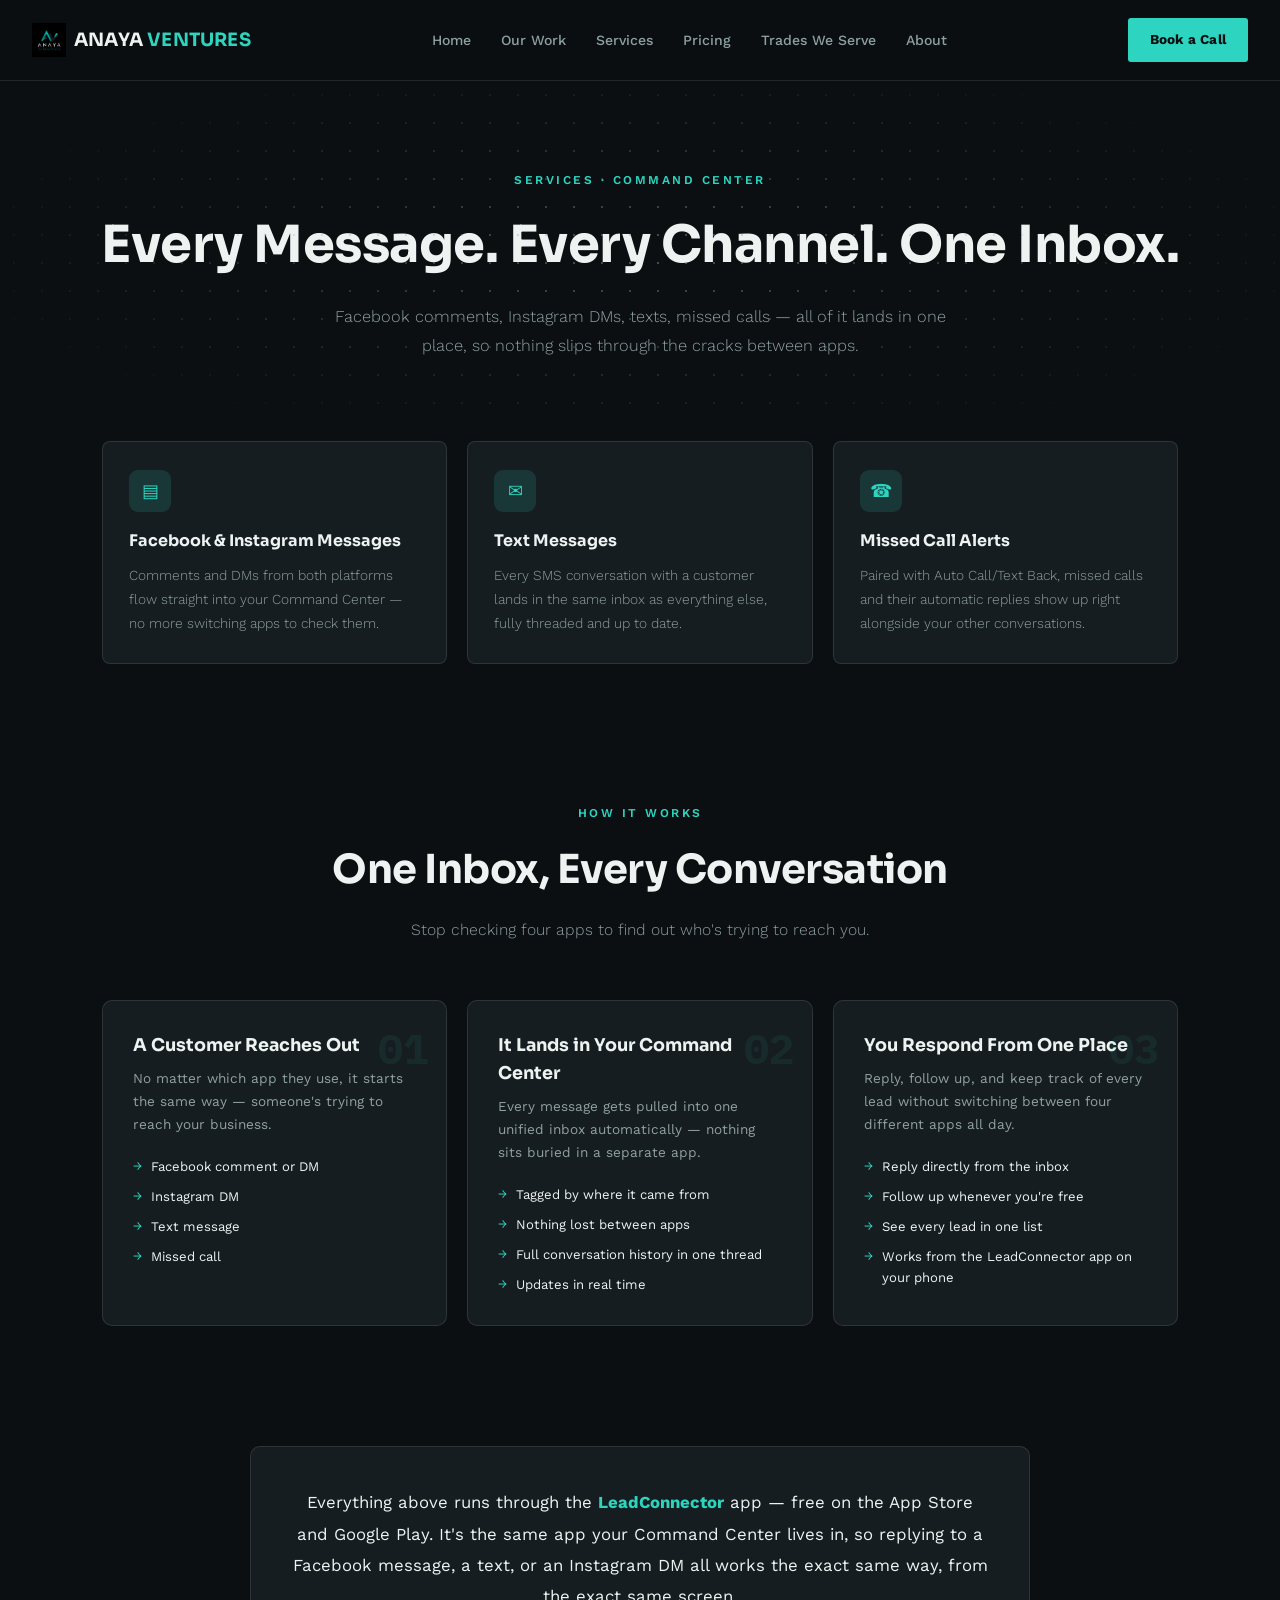
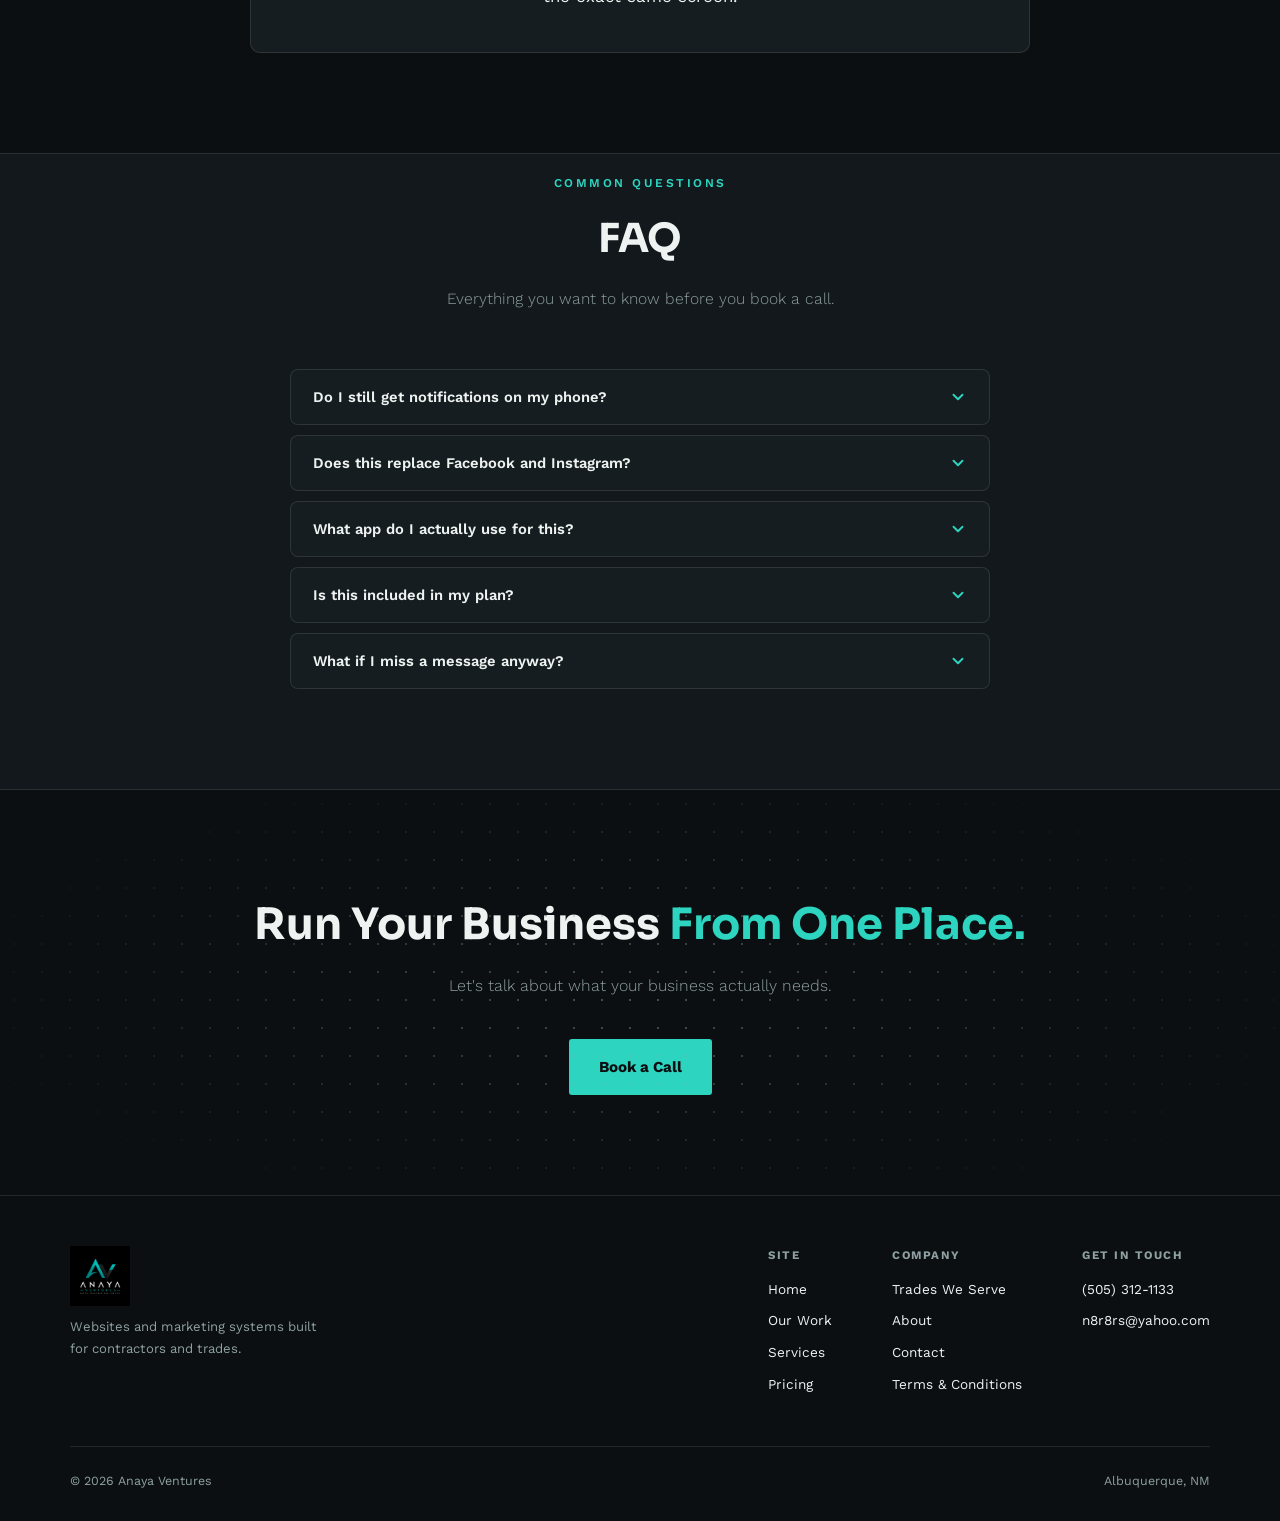
<file: command-center.html>
<!DOCTYPE html>
<html lang="en">
<head>
<meta charset="UTF-8">
<meta name="viewport" content="width=device-width, initial-scale=1.0">
<title>Command Center — Anaya Ventures</title>
<link rel="preconnect" href="https://fonts.googleapis.com">
<link href="https://fonts.googleapis.com/css2?family=Sora:wght@500;600;700;800&family=Work+Sans:wght@300;400;500;600;700&family=IBM+Plex+Mono:wght@500;600&display=swap" rel="stylesheet">
<link rel="stylesheet" href="styles.css">
<link rel="icon" type="image/png" href="favicon.png">
<script type="application/ld+json">
{
  "@context": "https://schema.org",
  "@type": "ProfessionalService",
  "name": "Anaya Ventures",
  "url": "https://anaya-ventures.com",
  "logo": "https://anaya-ventures.com/images/logo.png",
  "image": "https://anaya-ventures.com/images/logo.png",
  "telephone": "+1-505-312-1133",
  "email": "n8r8rs@yahoo.com",
  "description": "Websites and marketing systems built for contractors and trades — custom website design, Facebook and Instagram advertising, missed-call text-back, review management, and a unified inbox.",
  "address": {
    "@type": "PostalAddress",
    "addressLocality": "Albuquerque",
    "addressRegion": "NM",
    "addressCountry": "US"
  },
  "areaServed": ["Albuquerque, NM", "Santa Fe, NM", "Las Cruces, NM", "El Paso, TX"],
  "priceRange": "$197-$747"
}
</script>
<style>

  .page-header { text-align: center; padding: 90px 32px 60px; position: relative; overflow: hidden; }
    .page-header h1 { font-size: clamp(2.2rem, 5vw, 3.2rem); font-weight: 700; letter-spacing: -0.5px; margin-bottom: 16px; }
  .page-header p { color: var(--text-soft); max-width: 620px; margin: 0 auto; font-size: 1.02rem; font-weight: 300; line-height: 1.8; }

  .section { padding: 20px 32px 100px; max-width: 1140px; margin: 0 auto; }

  .why-grid { display: grid; grid-template-columns: repeat(3, 1fr); gap: 20px; margin-bottom: 20px; }

  .why-card { background: var(--card); border: 1px solid var(--border); border-radius: 8px; padding: 28px 26px; }
  .why-card-icon {
    width: 42px; height: 42px; border-radius: 9px;
    background: var(--accent-pale); color: var(--accent);
    display: flex; align-items: center; justify-content: center; font-size: 1.15rem;
    margin-bottom: 16px;
  }
  .why-card h3 { font-size: 1rem; font-weight: 700; margin-bottom: 10px; }
  .why-card p { font-size: 0.86rem; color: var(--text-soft); font-weight: 300; line-height: 1.75; }

  /* ─── PROCESS ─── */
  .process-grid { display: grid; grid-template-columns: repeat(3, 1fr); gap: 20px; }
  .process-card {
    background: var(--card); border: 1px solid var(--border); border-radius: 10px;
    padding: 30px; position: relative; overflow: hidden;
    transition: border-color 0.2s, transform 0.2s;
  }
  .process-card:hover { border-color: var(--accent); transform: translateY(-3px); }
  .big-num { position: absolute; top: 14px; right: 18px; font-family: 'IBM Plex Mono', monospace; font-size: 2.6rem; font-weight: 700; color: rgba(45,212,191,0.08); }
  .process-card h3 { font-size: 1.1rem; font-weight: 700; margin-bottom: 8px; }
  .card-sub { font-size: 0.85rem; color: var(--text-soft); margin-bottom: 20px; line-height: 1.7; }
  .bullet-list { list-style: none; display: flex; flex-direction: column; gap: 9px; }
  .bullet-list li { font-size: 0.82rem; color: var(--text); padding-left: 18px; position: relative; }
  .bullet-list li::before { content: '→'; position: absolute; left: 0; color: var(--accent); font-size: 0.75rem; top: 1px; }

  .callout {
    background: var(--card); border: 1px solid var(--border); border-radius: 10px;
    padding: 40px; text-align: center; max-width: 780px; margin: 0 auto;
  }
  .callout p { font-size: 1.05rem; font-weight: 400; line-height: 1.85; }
  .callout strong { color: var(--accent); }

  /* ─── FAQ ─── */

  @media (max-width: 900px) {
    .nav-links { display: none; }
    .why-grid { grid-template-columns: 1fr; }
    .process-grid { grid-template-columns: 1fr; }
  }
  @media (max-width: 640px) {
        .page-header { padding: 70px 20px 40px; }
    .section { padding: 10px 20px 70px; }
          }
      </style>
</head>
<body>

<div class="site-header">
<nav>
  <a href="index.html" class="nav-logo"><img src="images/logo.png" alt="Anaya Ventures" class="nav-logo-img"><span class="nav-logo-text">ANAYA <span class="accent">VENTURES</span></span></a>
  <ul class="nav-links">
    <li><a href="index.html">Home</a></li>
    <li><a href="our-work.html">Our Work</a></li>
    <li>
      <a href="services.html">Services</a>
      <div class="dropdown-panel">
        <a href="websites.html">Websites</a>
        <a href="advertisements.html">Advertisements</a>
        <a href="auto-call-text-back.html">Auto Call/Text Back</a>
        <a href="review-protection.html">Review Protection</a>
        <a href="command-center.html" class="active">Command Center</a>
      </div>
    </li>
    <li><a href="pricing.html">Pricing</a></li>
    <li><a href="trades-we-serve.html">Trades We Serve</a></li>
    <li><a href="about.html">About</a></li>
  </ul>
  <div class="nav-right">
    <a href="contact.html" class="nav-cta">Book a Call</a>
    <button type="button" class="nav-toggle-btn" id="navToggleBtn" aria-label="Toggle menu" aria-expanded="false">
      <span></span><span></span><span></span>
    </button>
  </div>
</nav>

<div class="mobile-menu" id="mobileMenu">
  <a href="index.html">Home</a>
  <a href="our-work.html">Our Work</a>
  <a href="services.html">Services</a>
  <a href="websites.html" class="sub-link">Websites</a>
  <a href="advertisements.html" class="sub-link">Advertisements</a>
  <a href="auto-call-text-back.html" class="sub-link">Auto Call/Text Back</a>
  <a href="review-protection.html" class="sub-link">Review Protection</a>
  <a href="command-center.html" class="sub-link">Command Center</a>
  <a href="pricing.html">Pricing</a>
  <a href="trades-we-serve.html">Trades We Serve</a>
  <a href="about.html">About</a>
  <a href="contact.html">Contact</a>
</div>
</div>

<script>
  (function () {
    var btn = document.getElementById('navToggleBtn');
    var menu = document.getElementById('mobileMenu');
    if (!btn || !menu) return;
    btn.addEventListener('click', function () {
      var isOpen = menu.classList.toggle('open');
      btn.classList.toggle('open', isOpen);
      btn.setAttribute('aria-expanded', isOpen ? 'true' : 'false');
    });
    menu.querySelectorAll('a').forEach(function (a) {
      a.addEventListener('click', function () {
        menu.classList.remove('open');
        btn.classList.remove('open');
        btn.setAttribute('aria-expanded', 'false');
      });
    });
  })();
</script>

<div class="page-header">
  <div class="section-texture"></div>
  <span class="eyebrow">Services · Command Center</span>
  <h1>Every Message. Every Channel. One Inbox.</h1>
  <p>Facebook comments, Instagram DMs, texts, missed calls — all of it lands in one place, so nothing slips through the cracks between apps.</p>
</div>

<section class="section">
  <div class="why-grid">
    <div class="why-card">
      <div class="why-card-icon">▤</div>
      <h3>Facebook &amp; Instagram Messages</h3>
      <p>Comments and DMs from both platforms flow straight into your Command Center — no more switching apps to check them.</p>
    </div>
    <div class="why-card">
      <div class="why-card-icon">✉</div>
      <h3>Text Messages</h3>
      <p>Every SMS conversation with a customer lands in the same inbox as everything else, fully threaded and up to date.</p>
    </div>
    <div class="why-card">
      <div class="why-card-icon">☎</div>
      <h3>Missed Call Alerts</h3>
      <p>Paired with Auto Call/Text Back, missed calls and their automatic replies show up right alongside your other conversations.</p>
    </div>
  </div>
</section>

<section class="section">
  <span class="eyebrow">How It Works</span>
  <h2 class="section-h">One Inbox, Every Conversation</h2>
  <p class="section-p">Stop checking four apps to find out who's trying to reach you.</p>

  <div class="process-grid">
    <div class="process-card">
      <div class="big-num">01</div>
      <h3>A Customer Reaches Out</h3>
      <p class="card-sub">No matter which app they use, it starts the same way — someone's trying to reach your business.</p>
      <ul class="bullet-list">
        <li>Facebook comment or DM</li>
        <li>Instagram DM</li>
        <li>Text message</li>
        <li>Missed call</li>
      </ul>
    </div>
    <div class="process-card">
      <div class="big-num">02</div>
      <h3>It Lands in Your Command Center</h3>
      <p class="card-sub">Every message gets pulled into one unified inbox automatically — nothing sits buried in a separate app.</p>
      <ul class="bullet-list">
        <li>Tagged by where it came from</li>
        <li>Nothing lost between apps</li>
        <li>Full conversation history in one thread</li>
        <li>Updates in real time</li>
      </ul>
    </div>
    <div class="process-card">
      <div class="big-num">03</div>
      <h3>You Respond From One Place</h3>
      <p class="card-sub">Reply, follow up, and keep track of every lead without switching between four different apps all day.</p>
      <ul class="bullet-list">
        <li>Reply directly from the inbox</li>
        <li>Follow up whenever you're free</li>
        <li>See every lead in one list</li>
        <li>Works from the LeadConnector app on your phone</li>
      </ul>
    </div>
  </div>
</section>

<section class="section">
  <div class="callout">
    <p>Everything above runs through the <strong>LeadConnector</strong> app — free on the App Store and Google Play. It's the same app your Command Center lives in, so replying to a Facebook message, a text, or an Instagram DM all works the exact same way, from the exact same screen.</p>
  </div>
</section>

<div class="alt-band">
  <section class="section">
    <span class="eyebrow">Common Questions</span>
    <h2 class="section-h">FAQ</h2>
    <p class="section-p">Everything you want to know before you book a call.</p>

    <div class="faq-list">
      <div class="faq-item">
        <button type="button" class="faq-q">
          Do I still get notifications on my phone?
          <svg class="faq-chevron" width="18" height="18" viewBox="0 0 24 24" fill="none" stroke="currentColor" stroke-width="2.5" stroke-linecap="round" stroke-linejoin="round"><polyline points="6 9 12 15 18 9"/></svg>
        </button>
        <div class="faq-a">Yes — you can still get notified the moment a message comes in. You're just replying from one place instead of hunting across apps to find it.</div>
      </div>
      <div class="faq-item">
        <button type="button" class="faq-q">
          Does this replace Facebook and Instagram?
          <svg class="faq-chevron" width="18" height="18" viewBox="0 0 24 24" fill="none" stroke="currentColor" stroke-width="2.5" stroke-linecap="round" stroke-linejoin="round"><polyline points="6 9 12 15 18 9"/></svg>
        </button>
        <div class="faq-a">No — messages still come from those platforms. This just brings the replies into one inbox, so you're not checking four different apps throughout the day.</div>
      </div>
      <div class="faq-item">
        <button type="button" class="faq-q">
          What app do I actually use for this?
          <svg class="faq-chevron" width="18" height="18" viewBox="0 0 24 24" fill="none" stroke="currentColor" stroke-width="2.5" stroke-linecap="round" stroke-linejoin="round"><polyline points="6 9 12 15 18 9"/></svg>
        </button>
        <div class="faq-a">The LeadConnector app — free on the App Store and Google Play. It's where your Command Center lives, and it works like any other messaging app on your phone.</div>
      </div>
      <div class="faq-item">
        <button type="button" class="faq-q">
          Is this included in my plan?
          <svg class="faq-chevron" width="18" height="18" viewBox="0 0 24 24" fill="none" stroke="currentColor" stroke-width="2.5" stroke-linecap="round" stroke-linejoin="round"><polyline points="6 9 12 15 18 9"/></svg>
        </button>
        <div class="faq-a">Yes — the unified inbox is included starting with the Professional plan.</div>
      </div>
      <div class="faq-item">
        <button type="button" class="faq-q">
          What if I miss a message anyway?
          <svg class="faq-chevron" width="18" height="18" viewBox="0 0 24 24" fill="none" stroke="currentColor" stroke-width="2.5" stroke-linecap="round" stroke-linejoin="round"><polyline points="6 9 12 15 18 9"/></svg>
        </button>
        <div class="faq-a">Missed calls are covered separately by Auto Call/Text Back, which sends an automatic reply before the lead ever goes cold — and that conversation still lands in your Command Center too.</div>
      </div>
    </div>
  </section>
</div>

<div class="cta-band">
  <div class="section-texture"></div>
  <h2>Run Your Business <em>From One Place.</em></h2>
  <p>Let's talk about what your business actually needs.</p>
  <a href="contact.html" class="btn-primary">Book a Call</a>
</div>

<footer>
  <div class="footer-inner">
    <div class="footer-brand">
      <a href="index.html" class="nav-logo"><img src="images/logo.png" alt="Anaya Ventures" class="nav-logo-img"></a>
      <p>Websites and marketing systems built for contractors and trades.</p>
    </div>
    <div class="footer-links">
      <div class="footer-col">
        <h5>Site</h5>
        <a href="index.html">Home</a>
        <a href="our-work.html">Our Work</a>
        <a href="services.html">Services</a>
        <a href="pricing.html">Pricing</a>
      </div>
      <div class="footer-col">
        <h5>Company</h5>
        <a href="trades-we-serve.html">Trades We Serve</a>
        <a href="about.html">About</a>
        <a href="contact.html">Contact</a>
        <a href="terms.html">Terms &amp; Conditions</a>
      </div>
      <div class="footer-col">
        <h5>Get In Touch</h5>
        <a href="tel:5053121133">(505) 312-1133</a>
        <a href="mailto:n8r8rs@yahoo.com">n8r8rs@yahoo.com</a>
      </div>
    </div>
  </div>
  <div class="footer-bottom">
    <span>© 2026 Anaya Ventures</span>
    <span>Albuquerque, NM</span>
  </div>
</footer>

<script>
  document.querySelectorAll('.faq-q').forEach(btn => {
    btn.addEventListener('click', () => {
      const item = btn.closest('.faq-item');
      const isOpen = item.classList.contains('open');
      document.querySelectorAll('.faq-item').forEach(i => i.classList.remove('open'));
      if (!isOpen) item.classList.add('open');
    });
  });
</script>

<div class="mobile-cta-bar">
  <a href="tel:5053121133" class="mobile-cta-btn call">
    <svg width="16" height="16" viewBox="0 0 24 24" fill="none" stroke="currentColor" stroke-width="2.5" stroke-linecap="round" stroke-linejoin="round"><path d="M22 16.92v3a2 2 0 0 1-2.18 2 19.79 19.79 0 0 1-8.63-3.07 19.5 19.5 0 0 1-6-6 19.79 19.79 0 0 1-3.07-8.67A2 2 0 0 1 4.11 2h3a2 2 0 0 1 2 1.72c.127.96.362 1.903.7 2.81a2 2 0 0 1-.45 2.11L8.09 9.91a16 16 0 0 0 6 6l1.27-1.27a2 2 0 0 1 2.11-.45c.907.338 1.85.573 2.81.7A2 2 0 0 1 22 16.92z"/></svg>
    Call
  </a>
  <a href="sms:5053121133" class="mobile-cta-btn text">
    <svg width="16" height="16" viewBox="0 0 24 24" fill="none" stroke="currentColor" stroke-width="2.5" stroke-linecap="round" stroke-linejoin="round"><path d="M21 15a2 2 0 0 1-2 2H7l-4 4V5a2 2 0 0 1 2-2h14a2 2 0 0 1 2 2z"/></svg>
    Text
  </a>
</div>
<script src="https://widgets.leadconnectorhq.com/loader.js" data-resources-url="https://widgets.leadconnectorhq.com/chat-widget/loader.js" data-widget-id="6a760171670b676b676f380c"></script>
</body>
</html>
</file>
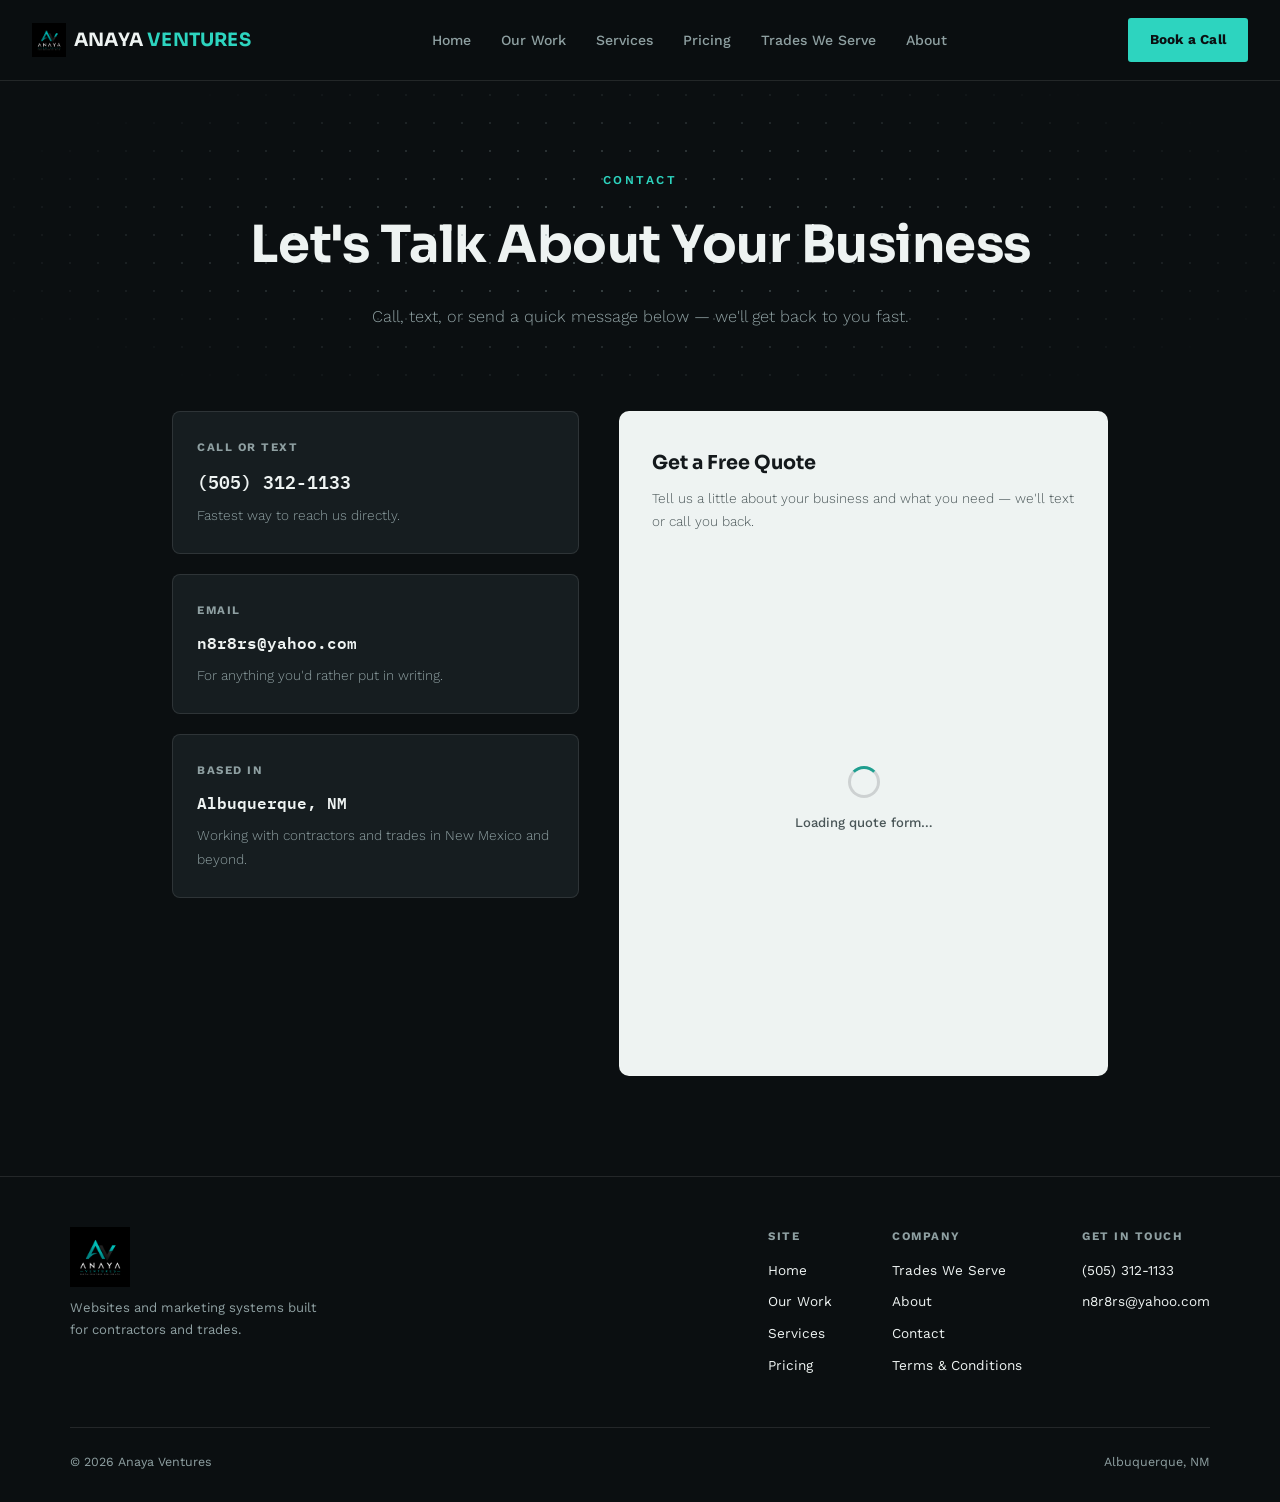
<file: contact.html>
<!DOCTYPE html>
<html lang="en">
<head>
<meta charset="UTF-8">
<meta name="viewport" content="width=device-width, initial-scale=1.0">
<title>Contact — Anaya Ventures</title>
<link rel="preconnect" href="https://fonts.googleapis.com">
<link rel="preconnect" href="https://api.anaya-ventures.com">
<link rel="dns-prefetch" href="https://api.anaya-ventures.com">
<link href="https://fonts.googleapis.com/css2?family=Sora:wght@500;600;700;800&family=Work+Sans:wght@300;400;500;600;700&family=IBM+Plex+Mono:wght@500;600&display=swap" rel="stylesheet">
<link rel="stylesheet" href="styles.css">
<link rel="icon" type="image/png" href="favicon.png">
<script type="application/ld+json">
{
  "@context": "https://schema.org",
  "@type": "ProfessionalService",
  "name": "Anaya Ventures",
  "url": "https://anaya-ventures.com",
  "logo": "https://anaya-ventures.com/images/logo.png",
  "image": "https://anaya-ventures.com/images/logo.png",
  "telephone": "+1-505-312-1133",
  "email": "n8r8rs@yahoo.com",
  "description": "Websites and marketing systems built for contractors and trades — custom website design, Facebook and Instagram advertising, missed-call text-back, review management, and a unified inbox.",
  "address": {
    "@type": "PostalAddress",
    "addressLocality": "Albuquerque",
    "addressRegion": "NM",
    "addressCountry": "US"
  },
  "areaServed": ["Albuquerque, NM", "Santa Fe, NM", "Las Cruces, NM", "El Paso, TX"],
  "priceRange": "$197-$747"
}
</script>
<style>

  .page-header { text-align: center; padding: 90px 32px 60px; position: relative; overflow: hidden; }
    .page-header h1 { font-size: clamp(2.2rem, 5vw, 3.2rem); font-weight: 700; letter-spacing: -0.5px; margin-bottom: 16px; }
  .page-header p { color: var(--text-soft); max-width: 560px; margin: 0 auto; font-size: 1.02rem; font-weight: 300; line-height: 1.8; }

  .section { padding: 20px 32px 100px; max-width: 1000px; margin: 0 auto; }

  .contact-wrap { display: grid; grid-template-columns: 1fr 1.2fr; gap: 40px; align-items: start; }

  .contact-info { display: flex; flex-direction: column; gap: 20px; }

  .info-card {
    background: var(--card); border: 1px solid var(--border); border-radius: 8px;
    padding: 26px 24px;
  }

  .info-card h4 { font-size: 0.72rem; letter-spacing: 1.5px; text-transform: uppercase; color: var(--text-soft); margin-bottom: 10px; }
  .info-card a.big-link { font-family: 'IBM Plex Mono', monospace; font-size: 1.15rem; font-weight: 600; text-decoration: none; color: var(--text); transition: color 0.2s; }
  .info-card a.big-link:hover { color: var(--accent); }
  .info-card p { font-size: 0.85rem; color: var(--text-soft); font-weight: 300; margin-top: 8px; line-height: 1.7; }

  /* ─── FORM ─── */
  .form-card {
    background: #eef3f2; border: 1px solid var(--border); border-radius: 10px;
    padding: 36px 32px;
  }

  .form-card h3 { font-size: 1.2rem; font-weight: 700; margin-bottom: 8px; color: #14191c; }
  .form-card > p { font-size: 0.85rem; color: #4a5658; font-weight: 300; margin-bottom: 26px; line-height: 1.7; }

  .field { display: flex; flex-direction: column; gap: 6px; margin-bottom: 18px; }
  .field label { font-size: 0.8rem; font-weight: 600; color: var(--text); }

  .field input, .field textarea {
    font: inherit; font-size: 0.92rem; color: var(--text);
    background: var(--bg); border: 1px solid var(--border); border-radius: 5px;
    padding: 12px 14px; width: 100%;
  }

  .field textarea { min-height: 100px; resize: vertical; font-family: inherit; }
  .field input:focus, .field textarea:focus { outline: 2px solid var(--accent); outline-offset: 1px; }

  .form-submit {
    width: 100%; background: var(--accent); color: var(--bg);
    font-weight: 700; font-size: 0.95rem; padding: 14px; border: none; border-radius: 5px;
    cursor: pointer; transition: background 0.2s;
  }
  .form-submit:hover { background: var(--accent-deep); }

  .ghl-form-wrap { min-height: 480px; position: relative; }

  .ghl-form-loading {
    position: absolute; inset: 0;
    display: flex; flex-direction: column; align-items: center; justify-content: center;
    gap: 14px; background: #eef3f2; border-radius: 10px;
  }

  .ghl-spinner {
    width: 32px; height: 32px; border-radius: 50%;
    border: 3px solid rgba(20,25,28,0.15); border-top-color: var(--accent-deep);
    animation: ghl-spin 0.8s linear infinite;
  }

  @keyframes ghl-spin { to { transform: rotate(360deg); } }

  .ghl-form-loading p { font-size: 0.82rem; color: #4a5658; font-weight: 500; }

  @media (prefers-reduced-motion: reduce) {
    .ghl-spinner { animation: none; border-top-color: rgba(20,25,28,0.15); }
  }

  @media (max-width: 900px) {
    .nav-links { display: none; }
    .contact-wrap { grid-template-columns: 1fr; }
  }
  @media (max-width: 640px) {
        .page-header { padding: 70px 20px 40px; }
    .section { padding: 10px 20px 70px; }
    .form-card { padding: 26px 22px; }
      }
      </style>
</head>
<body>

<div class="site-header">
<nav>
  <a href="index.html" class="nav-logo"><img src="images/logo.png" alt="Anaya Ventures" class="nav-logo-img"><span class="nav-logo-text">ANAYA <span class="accent">VENTURES</span></span></a>
  <ul class="nav-links">
    <li><a href="index.html">Home</a></li>
    <li><a href="our-work.html">Our Work</a></li>
    <li>
      <a href="services.html">Services</a>
      <div class="dropdown-panel">
        <a href="websites.html">Websites</a>
        <a href="advertisements.html">Advertisements</a>
        <a href="auto-call-text-back.html">Auto Call/Text Back</a>
        <a href="review-protection.html">Review Protection</a>
        <a href="command-center.html">Command Center</a>
      </div>
    </li>
    <li><a href="pricing.html">Pricing</a></li>
    <li><a href="trades-we-serve.html">Trades We Serve</a></li>
    <li><a href="about.html">About</a></li>
  </ul>
  <div class="nav-right">
    <a href="contact.html" class="nav-cta">Book a Call</a>
    <button type="button" class="nav-toggle-btn" id="navToggleBtn" aria-label="Toggle menu" aria-expanded="false">
      <span></span><span></span><span></span>
    </button>
  </div>
</nav>

<div class="mobile-menu" id="mobileMenu">
  <a href="index.html">Home</a>
  <a href="our-work.html">Our Work</a>
  <a href="services.html">Services</a>
  <a href="websites.html" class="sub-link">Websites</a>
  <a href="advertisements.html" class="sub-link">Advertisements</a>
  <a href="auto-call-text-back.html" class="sub-link">Auto Call/Text Back</a>
  <a href="review-protection.html" class="sub-link">Review Protection</a>
  <a href="command-center.html" class="sub-link">Command Center</a>
  <a href="pricing.html">Pricing</a>
  <a href="trades-we-serve.html">Trades We Serve</a>
  <a href="about.html">About</a>
  <a href="contact.html">Contact</a>
</div>
</div>

<script>
  (function () {
    var btn = document.getElementById('navToggleBtn');
    var menu = document.getElementById('mobileMenu');
    if (!btn || !menu) return;
    btn.addEventListener('click', function () {
      var isOpen = menu.classList.toggle('open');
      btn.classList.toggle('open', isOpen);
      btn.setAttribute('aria-expanded', isOpen ? 'true' : 'false');
    });
    menu.querySelectorAll('a').forEach(function (a) {
      a.addEventListener('click', function () {
        menu.classList.remove('open');
        btn.classList.remove('open');
        btn.setAttribute('aria-expanded', 'false');
      });
    });
  })();
</script>

<div class="page-header">
  <div class="section-texture"></div>
  <span class="eyebrow">Contact</span>
  <h1>Let's Talk About Your Business</h1>
  <p>Call, text, or send a quick message below — we'll get back to you fast.</p>
</div>

<section class="section">
  <div class="contact-wrap">

    <div class="contact-info">
      <div class="info-card">
        <h4>Call or Text</h4>
        <a href="tel:5053121133" class="big-link">(505) 312-1133</a>
        <p>Fastest way to reach us directly.</p>
      </div>
      <div class="info-card">
        <h4>Email</h4>
        <a href="mailto:n8r8rs@yahoo.com" class="big-link" style="font-size:1rem;">n8r8rs@yahoo.com</a>
        <p>For anything you'd rather put in writing.</p>
      </div>
      <div class="info-card">
        <h4>Based In</h4>
        <a class="big-link" style="font-size:1rem;">Albuquerque, NM</a>
        <p>Working with contractors and trades in New Mexico and beyond.</p>
      </div>
    </div>

    <div class="form-card">
      <h3>Get a Free Quote</h3>
      <p>Tell us a little about your business and what you need — we'll text or call you back.</p>

      <div class="ghl-form-wrap">
        <div class="ghl-form-loading" id="ghlFormLoading">
          <div class="ghl-spinner"></div>
          <p>Loading quote form…</p>
        </div>
        <iframe
          src="https://api.anaya-ventures.com/widget/form/m5V6pfHsnmqj0fozd7W1"
          style="width:100%;height:100%;border:none;border-radius:10px"
          id="inline-m5V6pfHsnmqj0fozd7W1"
          data-layout="{'id':'INLINE'}"
          data-trigger-type="alwaysShow"
          data-trigger-value=""
          data-activation-type="alwaysActivated"
          data-activation-value=""
          data-deactivation-type="neverDeactivate"
          data-deactivation-value=""
          data-form-name="3.0 Contact Form"
          data-height="undefined"
          data-layout-iframe-id="inline-m5V6pfHsnmqj0fozd7W1"
          data-form-id="m5V6pfHsnmqj0fozd7W1"
          title="3.0 Contact Form"
          onload="window.__ghlOnload && window.__ghlOnload()"
        ></iframe>
      </div>

      <script>
        (function () {
          var loadingEl = document.getElementById('ghlFormLoading');
          var ready = { onload: false, timer: false };
          function maybeHide() {
            if (ready.onload && ready.timer && loadingEl) loadingEl.style.display = 'none';
          }
          setTimeout(function () { ready.timer = true; maybeHide(); }, 3000);
          window.__ghlOnload = function () { ready.onload = true; maybeHide(); };
        })();
      </script>
    </div>

  </div>
</section>

<footer>
  <div class="footer-inner">
    <div class="footer-brand">
      <a href="index.html" class="nav-logo"><img src="images/logo.png" alt="Anaya Ventures" class="nav-logo-img"></a>
      <p>Websites and marketing systems built for contractors and trades.</p>
    </div>
    <div class="footer-links">
      <div class="footer-col">
        <h5>Site</h5>
        <a href="index.html">Home</a>
        <a href="our-work.html">Our Work</a>
        <a href="services.html">Services</a>
        <a href="pricing.html">Pricing</a>
      </div>
      <div class="footer-col">
        <h5>Company</h5>
        <a href="trades-we-serve.html">Trades We Serve</a>
        <a href="about.html">About</a>
        <a href="contact.html">Contact</a>
        <a href="terms.html">Terms &amp; Conditions</a>
      </div>
      <div class="footer-col">
        <h5>Get In Touch</h5>
        <a href="tel:5053121133">(505) 312-1133</a>
        <a href="mailto:n8r8rs@yahoo.com">n8r8rs@yahoo.com</a>
      </div>
    </div>
  </div>
  <div class="footer-bottom">
    <span>© 2026 Anaya Ventures</span>
    <span>Albuquerque, NM</span>
  </div>
</footer>

<script src="https://api.anaya-ventures.com/js/form_embed.js"></script>
<div class="mobile-cta-bar">
  <a href="tel:5053121133" class="mobile-cta-btn call">
    <svg width="16" height="16" viewBox="0 0 24 24" fill="none" stroke="currentColor" stroke-width="2.5" stroke-linecap="round" stroke-linejoin="round"><path d="M22 16.92v3a2 2 0 0 1-2.18 2 19.79 19.79 0 0 1-8.63-3.07 19.5 19.5 0 0 1-6-6 19.79 19.79 0 0 1-3.07-8.67A2 2 0 0 1 4.11 2h3a2 2 0 0 1 2 1.72c.127.96.362 1.903.7 2.81a2 2 0 0 1-.45 2.11L8.09 9.91a16 16 0 0 0 6 6l1.27-1.27a2 2 0 0 1 2.11-.45c.907.338 1.85.573 2.81.7A2 2 0 0 1 22 16.92z"/></svg>
    Call
  </a>
  <a href="sms:5053121133" class="mobile-cta-btn text">
    <svg width="16" height="16" viewBox="0 0 24 24" fill="none" stroke="currentColor" stroke-width="2.5" stroke-linecap="round" stroke-linejoin="round"><path d="M21 15a2 2 0 0 1-2 2H7l-4 4V5a2 2 0 0 1 2-2h14a2 2 0 0 1 2 2z"/></svg>
    Text
  </a>
</div>
<script src="https://widgets.leadconnectorhq.com/loader.js" data-resources-url="https://widgets.leadconnectorhq.com/chat-widget/loader.js" data-widget-id="6a760171670b676b676f380c"></script>
</body>
</html>
</file>
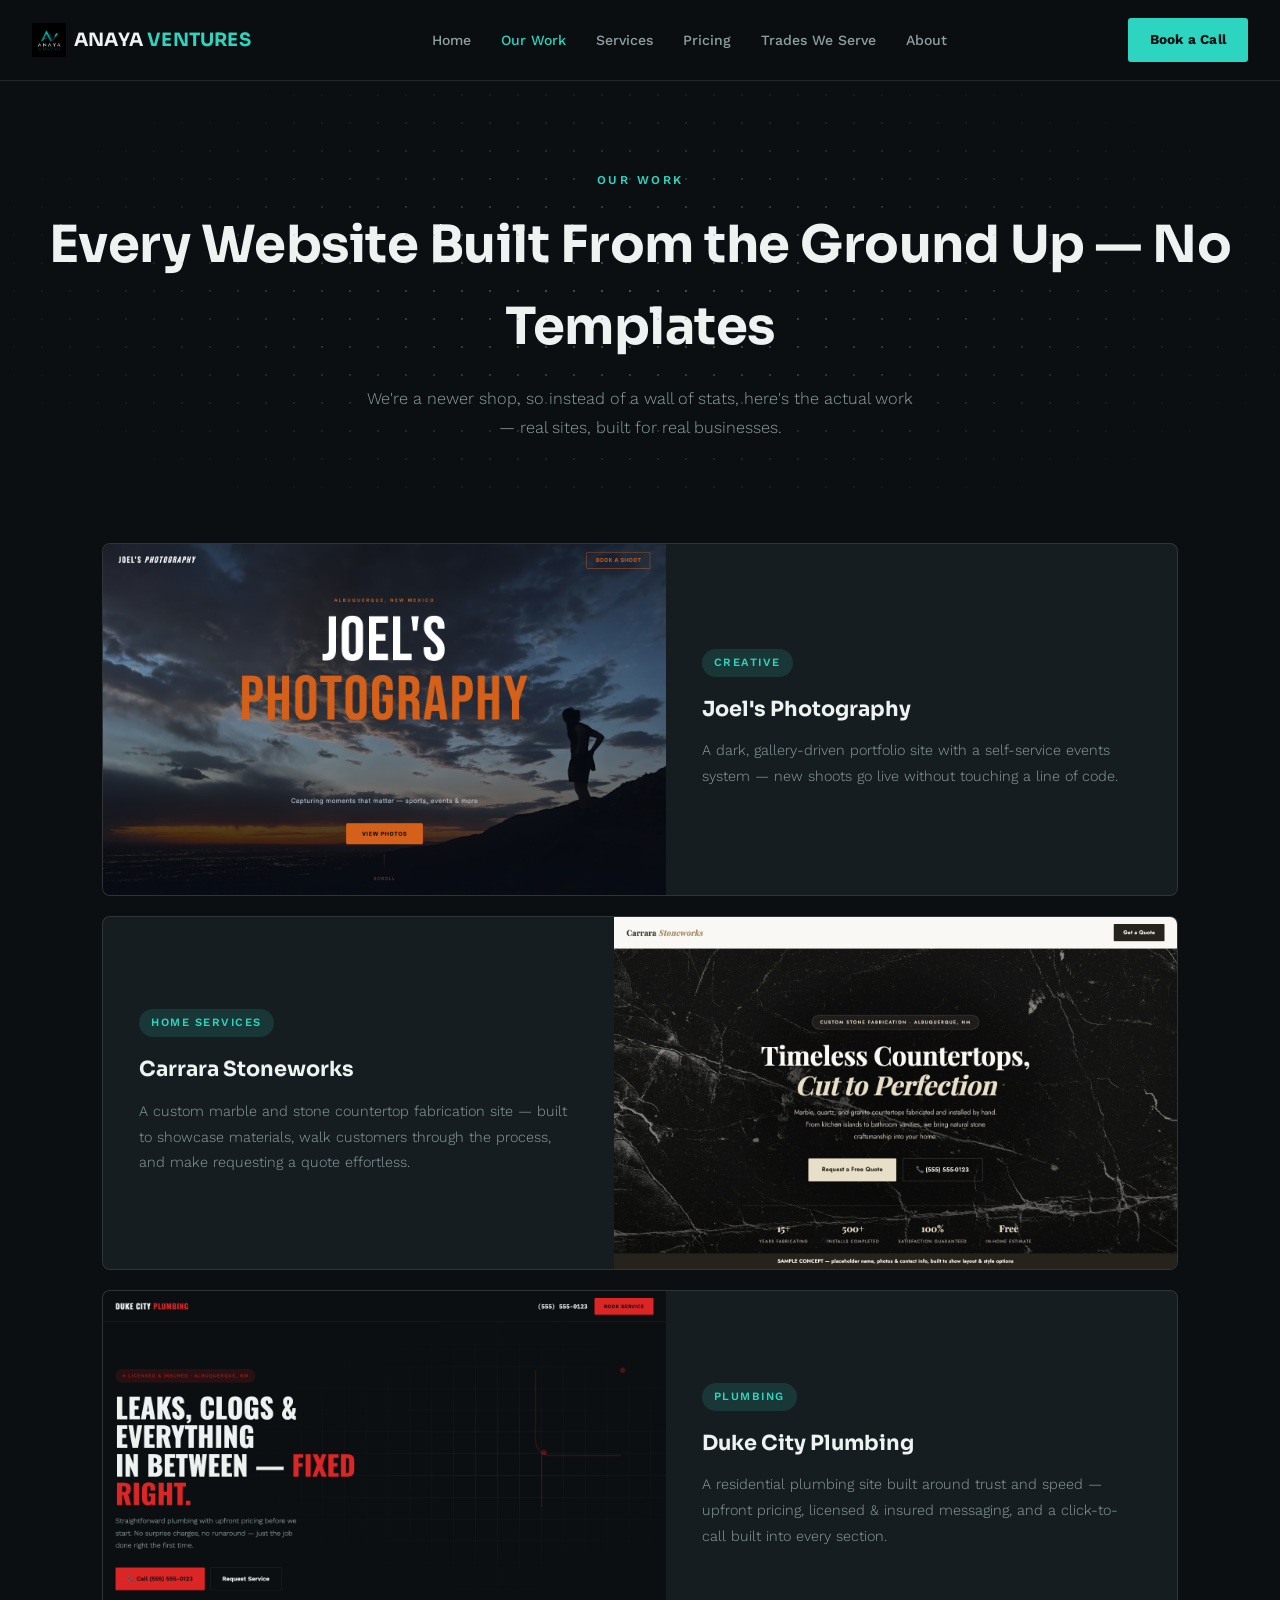
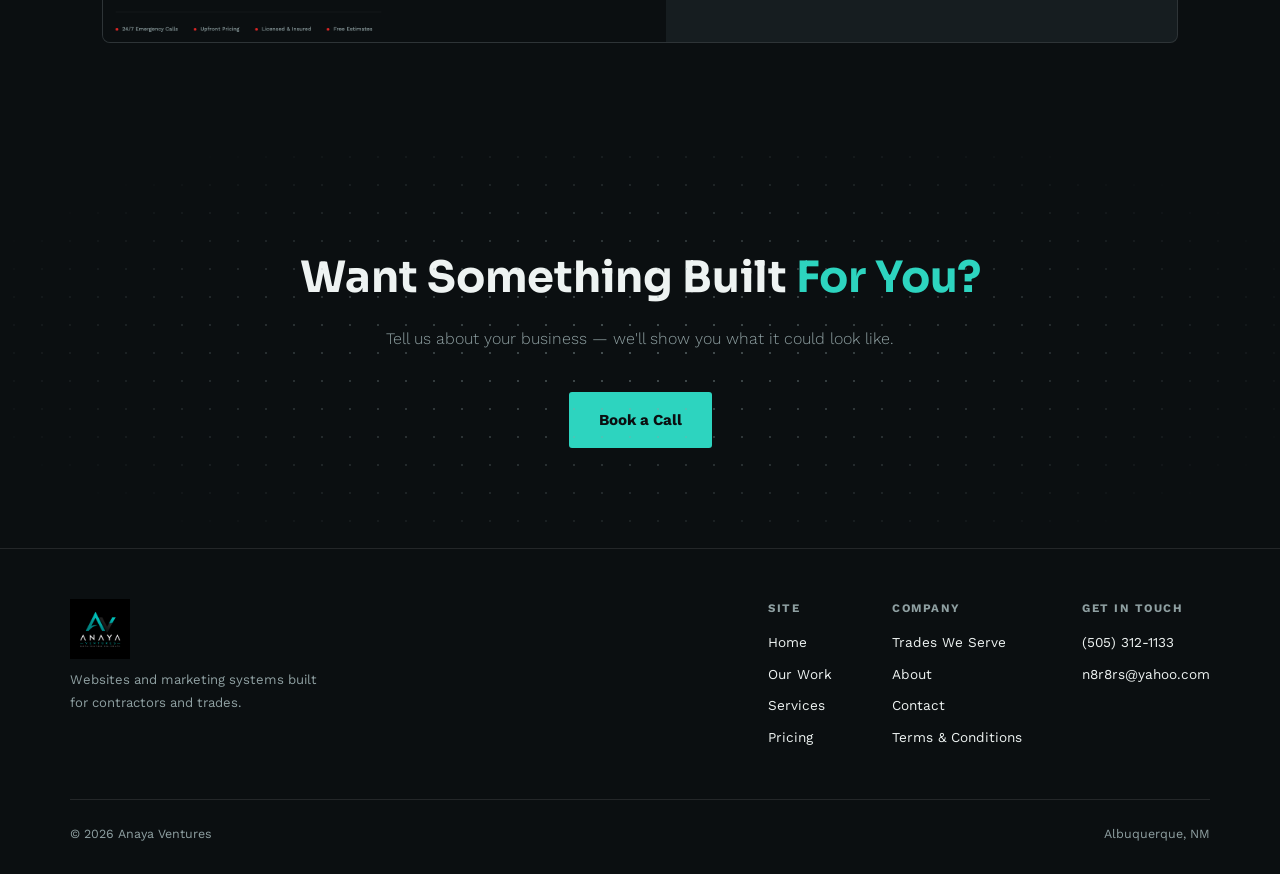
<file: our-work.html>
<!DOCTYPE html>
<html lang="en">
<head>
<meta charset="UTF-8">
<meta name="viewport" content="width=device-width, initial-scale=1.0">
<title>Our Work — Anaya Ventures</title>
<link rel="preconnect" href="https://fonts.googleapis.com">
<link href="https://fonts.googleapis.com/css2?family=Sora:wght@500;600;700;800&family=Work+Sans:wght@300;400;500;600;700&family=IBM+Plex+Mono:wght@500;600&display=swap" rel="stylesheet">
<link rel="stylesheet" href="styles.css">
<link rel="icon" type="image/png" href="favicon.png">
<script type="application/ld+json">
{
  "@context": "https://schema.org",
  "@type": "ProfessionalService",
  "name": "Anaya Ventures",
  "url": "https://anaya-ventures.com",
  "logo": "https://anaya-ventures.com/images/logo.png",
  "image": "https://anaya-ventures.com/images/logo.png",
  "telephone": "+1-505-312-1133",
  "email": "n8r8rs@yahoo.com",
  "description": "Websites and marketing systems built for contractors and trades — custom website design, Facebook and Instagram advertising, missed-call text-back, review management, and a unified inbox.",
  "address": {
    "@type": "PostalAddress",
    "addressLocality": "Albuquerque",
    "addressRegion": "NM",
    "addressCountry": "US"
  },
  "areaServed": ["Albuquerque, NM", "Santa Fe, NM", "Las Cruces, NM", "El Paso, TX"],
  "priceRange": "$197-$747"
}
</script>
<style>

  /* ─── NAV ─── */

  /* ─── PAGE HEADER ─── */
  .page-header { text-align: center; padding: 90px 32px 60px; position: relative; overflow: hidden; }
    .page-header h1 { font-size: clamp(2.2rem, 5vw, 3.2rem); font-weight: 700; letter-spacing: -0.5px; margin-bottom: 16px; }
  .page-header p { color: var(--text-soft); max-width: 560px; margin: 0 auto; font-size: 1.02rem; font-weight: 300; line-height: 1.8; }

  /* ─── SHARED ─── */
  .section { padding: 40px 32px 100px; max-width: 1140px; margin: 0 auto; }

  /* ─── WORK GRID ─── */
  .work-list { display: flex; flex-direction: column; gap: 20px; }

  .work-item {
    display: grid; grid-template-columns: 1.1fr 1fr; gap: 0;
    background: var(--card); border: 1px solid var(--border); border-radius: 8px;
    overflow: hidden;
    transition: border-color 0.2s;
    text-decoration: none;
  }

  .work-item:hover { border-color: var(--accent); }
  .work-item:nth-child(even) { grid-template-columns: 1fr 1.1fr; }
  .work-item:nth-child(even) .work-item-img { order: 2; }

  .work-item-img { overflow: hidden; }
  .work-item-img img { width: 100%; height: 100%; object-fit: cover; object-position: top; display: block; min-height: 260px; }

  .work-item-body { padding: 36px; display: flex; flex-direction: column; justify-content: center; }

  .work-tag {
    display: inline-block; align-self: flex-start;
    font-size: 0.7rem; font-weight: 600; letter-spacing: 1.5px; text-transform: uppercase;
    color: var(--accent); background: var(--accent-pale);
    padding: 5px 12px; border-radius: 999px; margin-bottom: 16px;
  }

  .work-item-body h3 { font-size: 1.3rem; font-weight: 700; margin-bottom: 12px; }
  .work-item-body p { font-size: 0.9rem; font-weight: 300; color: var(--text-soft); line-height: 1.8; }

  /* ─── CTA ─── */

  /* ─── FOOTER ─── */

  @media (max-width: 900px) {
    .nav-links { display: none; }
    .work-item, .work-item:nth-child(even) { grid-template-columns: 1fr; }
    .work-item:nth-child(even) .work-item-img { order: 0; }
    .work-item-img img { min-height: 220px; }
  }

  @media (max-width: 640px) {
        .page-header { padding: 70px 20px 40px; }
    .section { padding: 20px 20px 70px; }
    .work-item-body { padding: 26px; }
          }
      </style>
</head>
<body>

<div class="site-header">
<nav>
  <a href="index.html" class="nav-logo"><img src="images/logo.png" alt="Anaya Ventures" class="nav-logo-img"><span class="nav-logo-text">ANAYA <span class="accent">VENTURES</span></span></a>
  <ul class="nav-links">
    <li><a href="index.html">Home</a></li>
    <li><a href="our-work.html" class="active">Our Work</a></li>
    <li>
      <a href="services.html">Services</a>
      <div class="dropdown-panel">
        <a href="websites.html">Websites</a>
        <a href="advertisements.html">Advertisements</a>
        <a href="auto-call-text-back.html">Auto Call/Text Back</a>
        <a href="review-protection.html">Review Protection</a>
        <a href="command-center.html">Command Center</a>
      </div>
    </li>
    <li><a href="pricing.html">Pricing</a></li>
    <li><a href="trades-we-serve.html">Trades We Serve</a></li>
    <li><a href="about.html">About</a></li>
  </ul>
  <div class="nav-right">
    <a href="contact.html" class="nav-cta">Book a Call</a>
    <button type="button" class="nav-toggle-btn" id="navToggleBtn" aria-label="Toggle menu" aria-expanded="false">
      <span></span><span></span><span></span>
    </button>
  </div>
</nav>

<div class="mobile-menu" id="mobileMenu">
  <a href="index.html">Home</a>
  <a href="our-work.html">Our Work</a>
  <a href="services.html">Services</a>
  <a href="websites.html" class="sub-link">Websites</a>
  <a href="advertisements.html" class="sub-link">Advertisements</a>
  <a href="auto-call-text-back.html" class="sub-link">Auto Call/Text Back</a>
  <a href="review-protection.html" class="sub-link">Review Protection</a>
  <a href="command-center.html" class="sub-link">Command Center</a>
  <a href="pricing.html">Pricing</a>
  <a href="trades-we-serve.html">Trades We Serve</a>
  <a href="about.html">About</a>
  <a href="contact.html">Contact</a>
</div>
</div>

<script>
  (function () {
    var btn = document.getElementById('navToggleBtn');
    var menu = document.getElementById('mobileMenu');
    if (!btn || !menu) return;
    btn.addEventListener('click', function () {
      var isOpen = menu.classList.toggle('open');
      btn.classList.toggle('open', isOpen);
      btn.setAttribute('aria-expanded', isOpen ? 'true' : 'false');
    });
    menu.querySelectorAll('a').forEach(function (a) {
      a.addEventListener('click', function () {
        menu.classList.remove('open');
        btn.classList.remove('open');
        btn.setAttribute('aria-expanded', 'false');
      });
    });
  })();
</script>

<div class="page-header">
  <div class="section-texture"></div>
  <span class="eyebrow">Our Work</span>
  <h1>Every Website Built From the Ground Up — No Templates</h1>
  <p>We're a newer shop, so instead of a wall of stats, here's the actual work — real sites, built for real businesses.</p>
</div>

<section class="section">
  <div class="work-list">
    <a class="work-item" href="https://n8r8rs-hub.github.io/joels-photography/" target="_blank" rel="noopener">
      <div class="work-item-img"><img src="images/joels-photography.png" alt="Joel's Photography website"></div>
      <div class="work-item-body">
        <span class="work-tag">Creative</span>
        <h3>Joel's Photography</h3>
        <p>A dark, gallery-driven portfolio site with a self-service events system — new shoots go live without touching a line of code.</p>
      </div>
    </a>
    <div class="work-item">
      <div class="work-item-img"><img src="images/carrara-stoneworks.png" alt="Carrara Stoneworks website"></div>
      <div class="work-item-body">
        <span class="work-tag">Home Services</span>
        <h3>Carrara Stoneworks</h3>
        <p>A custom marble and stone countertop fabrication site — built to showcase materials, walk customers through the process, and make requesting a quote effortless.</p>
      </div>
    </div>
    <div class="work-item">
      <div class="work-item-img"><img src="images/anaya-plumbers.png" alt="Duke City Plumbing website"></div>
      <div class="work-item-body">
        <span class="work-tag">Plumbing</span>
        <h3>Duke City Plumbing</h3>
        <p>A residential plumbing site built around trust and speed — upfront pricing, licensed &amp; insured messaging, and a click-to-call built into every section.</p>
      </div>
    </div>
  </div>
</section>

<div class="cta-band">
  <div class="section-texture"></div>
  <h2>Want Something Built <em>For You?</em></h2>
  <p>Tell us about your business — we'll show you what it could look like.</p>
  <a href="contact.html" class="btn-primary">Book a Call</a>
</div>

<footer>
  <div class="footer-inner">
    <div class="footer-brand">
      <a href="index.html" class="nav-logo"><img src="images/logo.png" alt="Anaya Ventures" class="nav-logo-img"></a>
      <p>Websites and marketing systems built for contractors and trades.</p>
    </div>
    <div class="footer-links">
      <div class="footer-col">
        <h5>Site</h5>
        <a href="index.html">Home</a>
        <a href="our-work.html">Our Work</a>
        <a href="services.html">Services</a>
        <a href="pricing.html">Pricing</a>
      </div>
      <div class="footer-col">
        <h5>Company</h5>
        <a href="trades-we-serve.html">Trades We Serve</a>
        <a href="about.html">About</a>
        <a href="contact.html">Contact</a>
        <a href="terms.html">Terms &amp; Conditions</a>
      </div>
      <div class="footer-col">
        <h5>Get In Touch</h5>
        <a href="tel:5053121133">(505) 312-1133</a>
        <a href="mailto:n8r8rs@yahoo.com">n8r8rs@yahoo.com</a>
      </div>
    </div>
  </div>
  <div class="footer-bottom">
    <span>© 2026 Anaya Ventures</span>
    <span>Albuquerque, NM</span>
  </div>
</footer>

<div class="mobile-cta-bar">
  <a href="tel:5053121133" class="mobile-cta-btn call">
    <svg width="16" height="16" viewBox="0 0 24 24" fill="none" stroke="currentColor" stroke-width="2.5" stroke-linecap="round" stroke-linejoin="round"><path d="M22 16.92v3a2 2 0 0 1-2.18 2 19.79 19.79 0 0 1-8.63-3.07 19.5 19.5 0 0 1-6-6 19.79 19.79 0 0 1-3.07-8.67A2 2 0 0 1 4.11 2h3a2 2 0 0 1 2 1.72c.127.96.362 1.903.7 2.81a2 2 0 0 1-.45 2.11L8.09 9.91a16 16 0 0 0 6 6l1.27-1.27a2 2 0 0 1 2.11-.45c.907.338 1.85.573 2.81.7A2 2 0 0 1 22 16.92z"/></svg>
    Call
  </a>
  <a href="sms:5053121133" class="mobile-cta-btn text">
    <svg width="16" height="16" viewBox="0 0 24 24" fill="none" stroke="currentColor" stroke-width="2.5" stroke-linecap="round" stroke-linejoin="round"><path d="M21 15a2 2 0 0 1-2 2H7l-4 4V5a2 2 0 0 1 2-2h14a2 2 0 0 1 2 2z"/></svg>
    Text
  </a>
</div>
<script src="https://widgets.leadconnectorhq.com/loader.js" data-resources-url="https://widgets.leadconnectorhq.com/chat-widget/loader.js" data-widget-id="6a760171670b676b676f380c"></script>
</body>
</html>
</file>
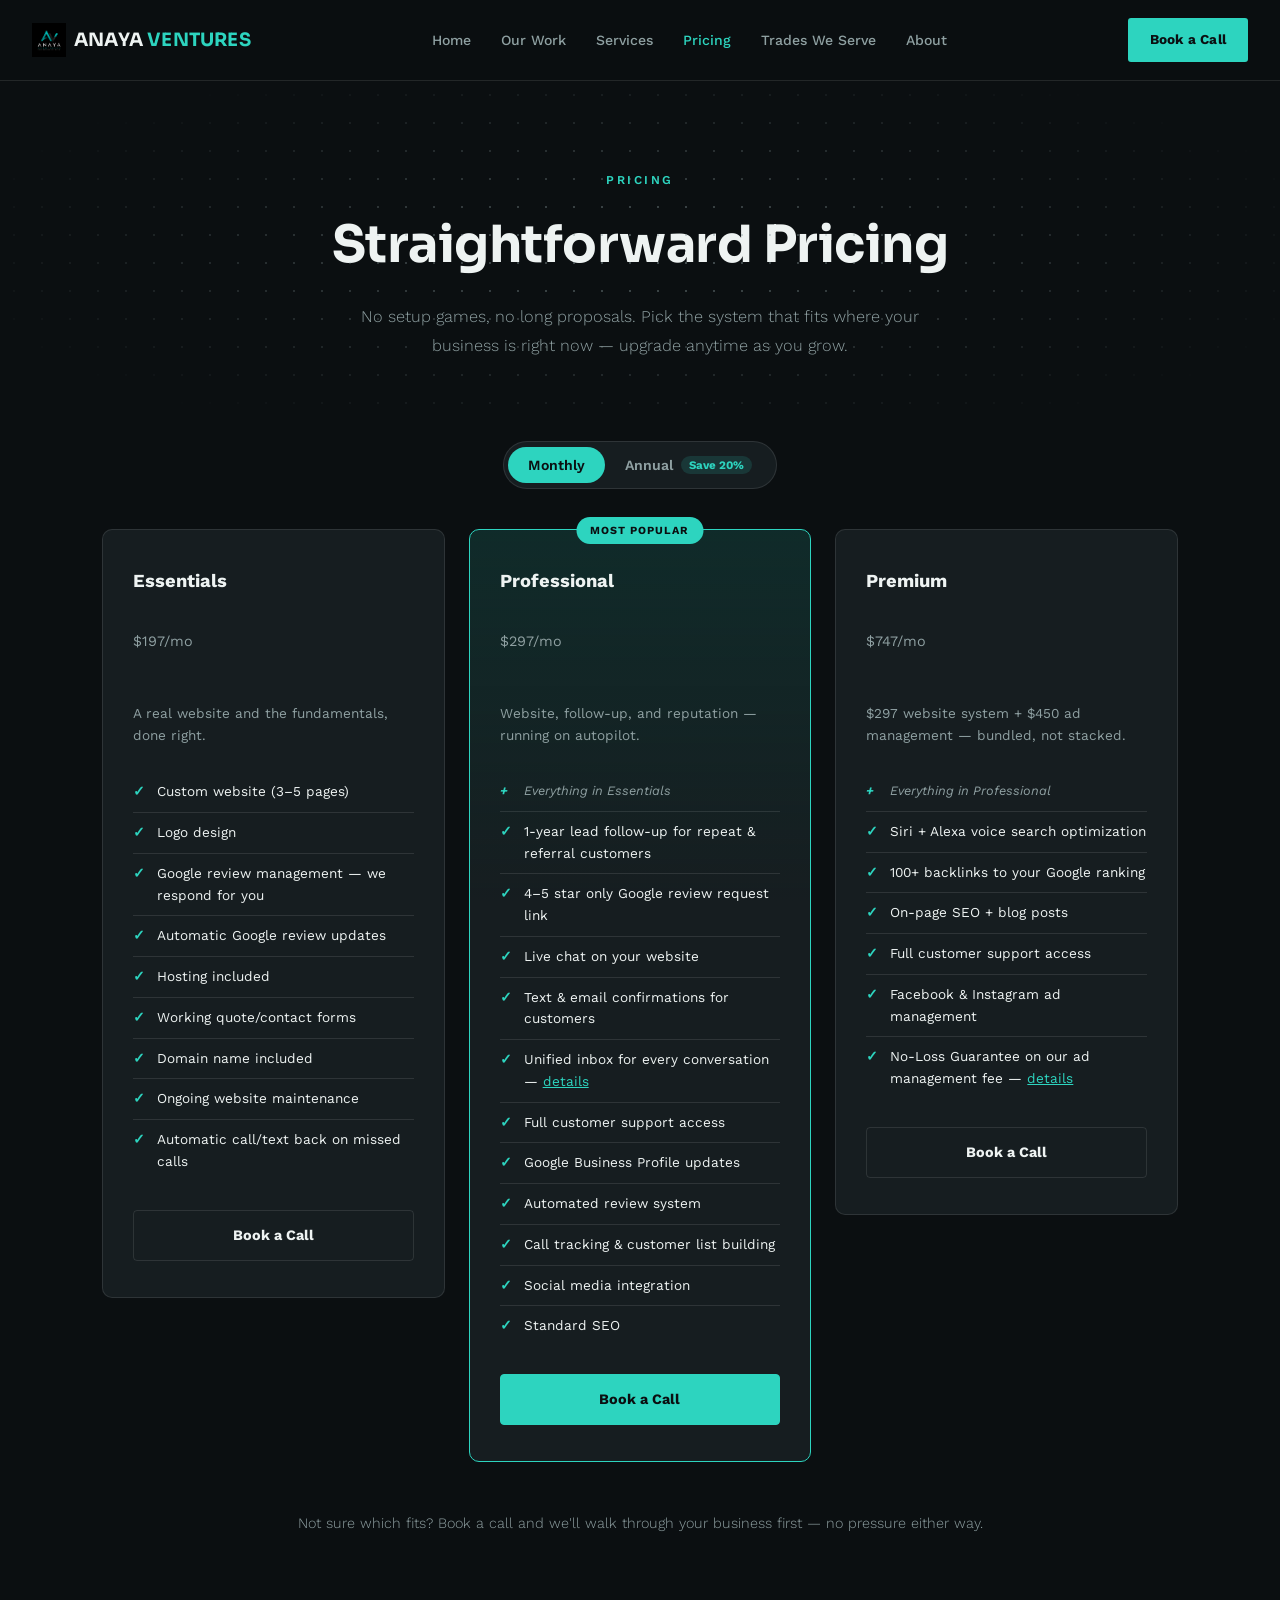
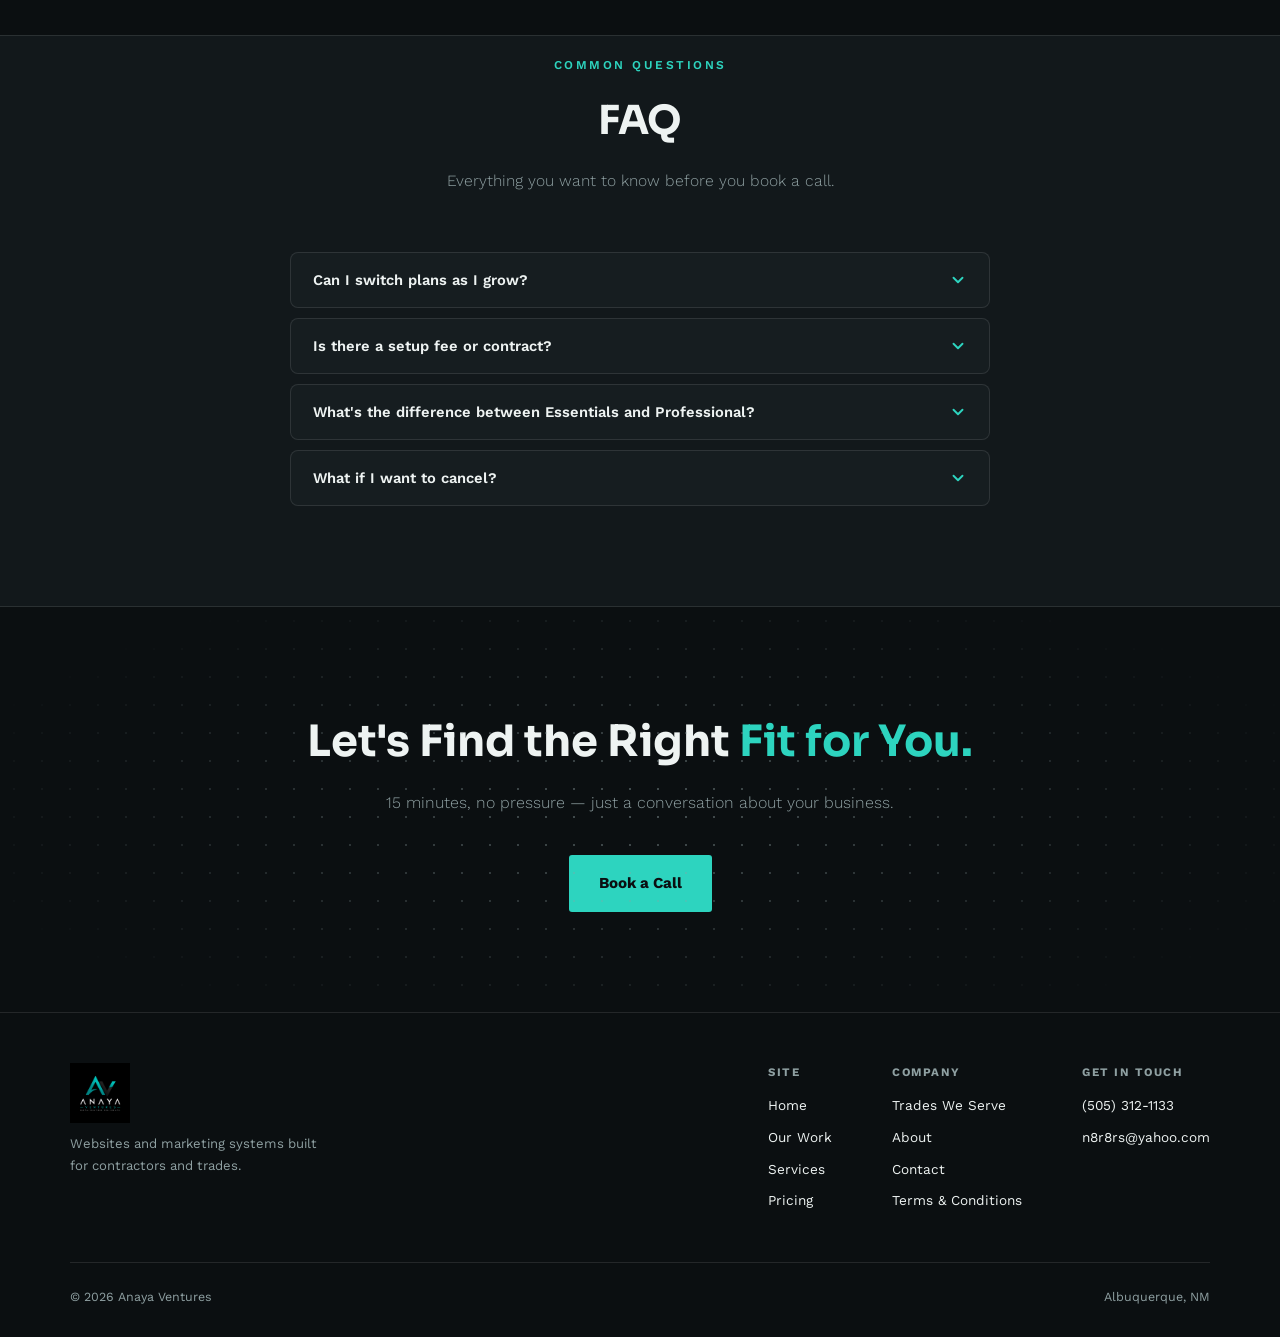
<file: pricing.html>
<!DOCTYPE html>
<html lang="en">
<head>
<meta charset="UTF-8">
<meta name="viewport" content="width=device-width, initial-scale=1.0">
<title>Pricing — Anaya Ventures</title>
<link rel="preconnect" href="https://fonts.googleapis.com">
<link href="https://fonts.googleapis.com/css2?family=Sora:wght@500;600;700;800&family=Work+Sans:wght@300;400;500;600;700&family=IBM+Plex+Mono:wght@500;600&display=swap" rel="stylesheet">
<link rel="stylesheet" href="styles.css">
<link rel="icon" type="image/png" href="favicon.png">
<script type="application/ld+json">
{
  "@context": "https://schema.org",
  "@type": "ProfessionalService",
  "name": "Anaya Ventures",
  "url": "https://anaya-ventures.com",
  "logo": "https://anaya-ventures.com/images/logo.png",
  "image": "https://anaya-ventures.com/images/logo.png",
  "telephone": "+1-505-312-1133",
  "email": "n8r8rs@yahoo.com",
  "description": "Websites and marketing systems built for contractors and trades — custom website design, Facebook and Instagram advertising, missed-call text-back, review management, and a unified inbox.",
  "address": {
    "@type": "PostalAddress",
    "addressLocality": "Albuquerque",
    "addressRegion": "NM",
    "addressCountry": "US"
  },
  "areaServed": ["Albuquerque, NM", "Santa Fe, NM", "Las Cruces, NM", "El Paso, TX"],
  "priceRange": "$197-$747"
}
</script>
<style>

  .page-header { text-align: center; padding: 90px 32px 60px; position: relative; overflow: hidden; }
    .page-header h1 { font-size: clamp(2.2rem, 5vw, 3.2rem); font-weight: 700; letter-spacing: -0.5px; margin-bottom: 16px; }
  .page-header p { color: var(--text-soft); max-width: 560px; margin: 0 auto; font-size: 1.02rem; font-weight: 300; line-height: 1.8; }

  .section { padding: 20px 32px 100px; max-width: 1140px; margin: 0 auto; }

  /* ─── PRICING ─── */
  .billing-toggle {
    display: flex; justify-content: center; align-items: center;
    gap: 0; margin: 0 auto 40px; width: fit-content;
    background: var(--card); border: 1px solid var(--border); border-radius: 999px; padding: 4px;
  }
  .billing-toggle button {
    border: none; background: none; color: var(--text-soft);
    font-family: 'Work Sans', sans-serif; font-size: 0.88rem; font-weight: 600;
    padding: 10px 20px; border-radius: 999px; cursor: pointer;
    display: flex; align-items: center; gap: 8px;
    transition: background 0.2s, color 0.2s;
  }
  .billing-toggle button.active { background: var(--accent); color: var(--bg); }
  .billing-save-badge {
    font-size: 0.72rem; font-weight: 700; padding: 2px 8px; border-radius: 999px;
    background: var(--accent-pale); color: var(--accent);
  }
  .billing-toggle button.active .billing-save-badge { background: rgba(0,0,0,0.15); color: var(--bg); }

  .price-billing-note { font-size: 0.78rem; color: var(--accent); font-weight: 600; min-height: 1.2em; margin-bottom: 20px; }

  .pricing-grid { display: grid; grid-template-columns: repeat(3, 1fr); gap: 24px; align-items: start; }

  .price-card {
    background: var(--card); border: 1px solid var(--border); border-radius: 10px;
    padding: 36px 30px; position: relative;
  }

  .price-card.featured { border-color: var(--accent); background: linear-gradient(180deg, var(--accent-pale), var(--card) 40%); }

  .price-badge {
    position: absolute; top: -13px; left: 50%; transform: translateX(-50%);
    background: var(--accent); color: var(--bg);
    font-size: 0.68rem; font-weight: 700; letter-spacing: 1px; text-transform: uppercase;
    padding: 5px 14px; border-radius: 999px;
  }

  .price-name { font-size: 1.15rem; font-weight: 700; margin-bottom: 8px; }
  .price-amt { font-family: 'IBM Plex Mono', monospace; font-size: 2.3rem; font-weight: 600; color: var(--accent); margin-bottom: 6px; }
  .price-amt span { font-family: 'Work Sans', sans-serif; font-size: 0.9rem; font-weight: 400; color: var(--text-soft); }
  .price-tagline { font-size: 0.85rem; color: var(--text-soft); margin-bottom: 26px; line-height: 1.6; }

  .price-features { list-style: none; margin-bottom: 28px; }
  .price-features li {
    font-size: 0.85rem; padding: 9px 0 9px 24px; position: relative;
    border-top: 1px solid var(--border); color: var(--text);
  }
  .price-features li:first-child { border-top: none; }
  .price-features li::before {
    content: '✓'; position: absolute; left: 0; color: var(--accent); font-weight: 700;
  }
  .price-features li.included-from { color: var(--text-soft); font-style: italic; font-size: 0.8rem; }
  .price-features li.included-from::before { content: '+'; }
  .price-features li a { color: var(--accent); }

  .price-cta {
    display: block; text-align: center;
    padding: 13px; border-radius: 4px;
    text-decoration: none; font-weight: 700; font-size: 0.9rem;
    border: 1px solid var(--border); color: var(--text);
    transition: border-color 0.2s;
  }
  .price-card.featured .price-cta { background: var(--accent); color: var(--bg); border-color: var(--accent); }
  .price-cta:hover { border-color: var(--accent); }

  .pricing-note {
    text-align: center; margin-top: 50px; color: var(--text-soft);
    font-size: 0.9rem; font-weight: 300;
  }

  /* ─── FAQ ─── */

  @media (max-width: 900px) {
    .nav-links { display: none; }
    .pricing-grid { grid-template-columns: 1fr; max-width: 420px; margin: 0 auto; }
  }

  @media (max-width: 640px) {
        .page-header { padding: 70px 20px 40px; }
    .section { padding: 10px 20px 70px; }
          }
      </style>
</head>
<body>

<div class="site-header">
<nav>
  <a href="index.html" class="nav-logo"><img src="images/logo.png" alt="Anaya Ventures" class="nav-logo-img"><span class="nav-logo-text">ANAYA <span class="accent">VENTURES</span></span></a>
  <ul class="nav-links">
    <li><a href="index.html">Home</a></li>
    <li><a href="our-work.html">Our Work</a></li>
    <li>
      <a href="services.html">Services</a>
      <div class="dropdown-panel">
        <a href="websites.html">Websites</a>
        <a href="advertisements.html">Advertisements</a>
        <a href="auto-call-text-back.html">Auto Call/Text Back</a>
        <a href="review-protection.html">Review Protection</a>
        <a href="command-center.html">Command Center</a>
      </div>
    </li>
    <li><a href="pricing.html" class="active">Pricing</a></li>
    <li><a href="trades-we-serve.html">Trades We Serve</a></li>
    <li><a href="about.html">About</a></li>
  </ul>
  <div class="nav-right">
    <a href="contact.html" class="nav-cta">Book a Call</a>
    <button type="button" class="nav-toggle-btn" id="navToggleBtn" aria-label="Toggle menu" aria-expanded="false">
      <span></span><span></span><span></span>
    </button>
  </div>
</nav>

<div class="mobile-menu" id="mobileMenu">
  <a href="index.html">Home</a>
  <a href="our-work.html">Our Work</a>
  <a href="services.html">Services</a>
  <a href="websites.html" class="sub-link">Websites</a>
  <a href="advertisements.html" class="sub-link">Advertisements</a>
  <a href="auto-call-text-back.html" class="sub-link">Auto Call/Text Back</a>
  <a href="review-protection.html" class="sub-link">Review Protection</a>
  <a href="command-center.html" class="sub-link">Command Center</a>
  <a href="pricing.html">Pricing</a>
  <a href="trades-we-serve.html">Trades We Serve</a>
  <a href="about.html">About</a>
  <a href="contact.html">Contact</a>
</div>
</div>

<script>
  (function () {
    var btn = document.getElementById('navToggleBtn');
    var menu = document.getElementById('mobileMenu');
    if (!btn || !menu) return;
    btn.addEventListener('click', function () {
      var isOpen = menu.classList.toggle('open');
      btn.classList.toggle('open', isOpen);
      btn.setAttribute('aria-expanded', isOpen ? 'true' : 'false');
    });
    menu.querySelectorAll('a').forEach(function (a) {
      a.addEventListener('click', function () {
        menu.classList.remove('open');
        btn.classList.remove('open');
        btn.setAttribute('aria-expanded', 'false');
      });
    });
  })();
</script>

<div class="page-header">
  <div class="section-texture"></div>
  <span class="eyebrow">Pricing</span>
  <h1>Straightforward Pricing</h1>
  <p>No setup games, no long proposals. Pick the system that fits where your business is right now — upgrade anytime as you grow.</p>
</div>

<section class="section">
  <div class="billing-toggle" role="group" aria-label="Billing period">
    <button type="button" class="active" data-period="monthly">Monthly</button>
    <button type="button" data-period="annual">Annual <span class="billing-save-badge">Save 20%</span></button>
  </div>

  <div class="pricing-grid">

    <div class="price-card">
      <div class="price-name">Essentials</div>
      <div class="price-amt" data-monthly="197" data-annual="158"><span class="amt-value">$197</span><span>/mo</span></div>
      <div class="price-billing-note" data-monthly-note="" data-annual-note="billed $1,891/yr · save $473"></div>
      <div class="price-tagline">A real website and the fundamentals, done right.</div>
      <ul class="price-features">
        <li>Custom website (3–5 pages)</li>
        <li>Logo design</li>
        <li>Google review management — we respond for you</li>
        <li>Automatic Google review updates</li>
        <li>Hosting included</li>
        <li>Working quote/contact forms</li>
        <li>Domain name included</li>
        <li>Ongoing website maintenance</li>
        <li>Automatic call/text back on missed calls</li>
      </ul>
      <a href="contact.html" class="price-cta">Book a Call</a>
    </div>

    <div class="price-card featured">
      <span class="price-badge">Most Popular</span>
      <div class="price-name">Professional</div>
      <div class="price-amt" data-monthly="297" data-annual="238"><span class="amt-value">$297</span><span>/mo</span></div>
      <div class="price-billing-note" data-monthly-note="" data-annual-note="billed $2,851/yr · save $713"></div>
      <div class="price-tagline">Website, follow-up, and reputation — running on autopilot.</div>
      <ul class="price-features">
        <li class="included-from">Everything in Essentials</li>
        <li>1-year lead follow-up for repeat &amp; referral customers</li>
        <li>4–5 star only Google review request link</li>
        <li>Live chat on your website</li>
        <li>Text &amp; email confirmations for customers</li>
        <li>Unified inbox for every conversation — <a href="command-center.html">details</a></li>
        <li>Full customer support access</li>
        <li>Google Business Profile updates</li>
        <li>Automated review system</li>
        <li>Call tracking &amp; customer list building</li>
        <li>Social media integration</li>
        <li>Standard SEO</li>
      </ul>
      <a href="contact.html" class="price-cta">Book a Call</a>
    </div>

    <div class="price-card">
      <div class="price-name">Premium</div>
      <div class="price-amt" data-monthly="747" data-annual="598"><span class="amt-value">$747</span><span>/mo</span></div>
      <div class="price-billing-note" data-monthly-note="" data-annual-note="billed $7,171/yr · save $1,793"></div>
      <div class="price-tagline">$297 website system + $450 ad management — bundled, not stacked.</div>
      <ul class="price-features">
        <li class="included-from">Everything in Professional</li>
        <li>Siri + Alexa voice search optimization</li>
        <li>100+ backlinks to your Google ranking</li>
        <li>On-page SEO + blog posts</li>
        <li>Full customer support access</li>
        <li>Facebook &amp; Instagram ad management</li>
        <li>No-Loss Guarantee on our ad management fee — <a href="advertisements.html">details</a></li>
      </ul>
      <a href="contact.html" class="price-cta">Book a Call</a>
    </div>

  </div>

  <p class="pricing-note">Not sure which fits? Book a call and we'll walk through your business first — no pressure either way.</p>
</section>

<div class="alt-band">
  <section class="section">
    <span class="eyebrow">Common Questions</span>
    <h2 class="section-h">FAQ</h2>
    <p class="section-p">Everything you want to know before you book a call.</p>

    <div class="faq-list">
      <div class="faq-item">
        <button type="button" class="faq-q">
          Can I switch plans as I grow?
          <svg class="faq-chevron" width="18" height="18" viewBox="0 0 24 24" fill="none" stroke="currentColor" stroke-width="2.5" stroke-linecap="round" stroke-linejoin="round"><polyline points="6 9 12 15 18 9"/></svg>
        </button>
        <div class="faq-a">Yes. Start with what fits now and upgrade anytime — most clients start at Essentials or Professional and move up once the systems are paying for themselves.</div>
      </div>
      <div class="faq-item">
        <button type="button" class="faq-q">
          Is there a setup fee or contract?
          <svg class="faq-chevron" width="18" height="18" viewBox="0 0 24 24" fill="none" stroke="currentColor" stroke-width="2.5" stroke-linecap="round" stroke-linejoin="round"><polyline points="6 9 12 15 18 9"/></svg>
        </button>
        <div class="faq-a">No setup fees. Services run month-to-month, not a long-term contract — see our Terms &amp; Conditions for the specifics.</div>
      </div>
      <div class="faq-item">
        <button type="button" class="faq-q">
          What's the difference between Essentials and Professional?
          <svg class="faq-chevron" width="18" height="18" viewBox="0 0 24 24" fill="none" stroke="currentColor" stroke-width="2.5" stroke-linecap="round" stroke-linejoin="round"><polyline points="6 9 12 15 18 9"/></svg>
        </button>
        <div class="faq-a">Essentials gets you a real, converting website with the fundamentals done right. Professional adds the follow-up and reputation systems — lead nurturing, review automation, live chat — that keep leads from going cold after the first visit.</div>
      </div>
      <div class="faq-item">
        <button type="button" class="faq-q">
          What if I want to cancel?
          <svg class="faq-chevron" width="18" height="18" viewBox="0 0 24 24" fill="none" stroke="currentColor" stroke-width="2.5" stroke-linecap="round" stroke-linejoin="round"><polyline points="6 9 12 15 18 9"/></svg>
        </button>
        <div class="faq-a">Services run month-to-month — you can cancel anytime with 30 days' written notice. See our Terms &amp; Conditions for the full details.</div>
      </div>
    </div>
  </section>
</div>

<div class="cta-band">
  <div class="section-texture"></div>
  <h2>Let's Find the Right <em>Fit for You.</em></h2>
  <p>15 minutes, no pressure — just a conversation about your business.</p>
  <a href="contact.html" class="btn-primary">Book a Call</a>
</div>

<footer>
  <div class="footer-inner">
    <div class="footer-brand">
      <a href="index.html" class="nav-logo"><img src="images/logo.png" alt="Anaya Ventures" class="nav-logo-img"></a>
      <p>Websites and marketing systems built for contractors and trades.</p>
    </div>
    <div class="footer-links">
      <div class="footer-col">
        <h5>Site</h5>
        <a href="index.html">Home</a>
        <a href="our-work.html">Our Work</a>
        <a href="services.html">Services</a>
        <a href="pricing.html">Pricing</a>
      </div>
      <div class="footer-col">
        <h5>Company</h5>
        <a href="trades-we-serve.html">Trades We Serve</a>
        <a href="about.html">About</a>
        <a href="contact.html">Contact</a>
        <a href="terms.html">Terms &amp; Conditions</a>
      </div>
      <div class="footer-col">
        <h5>Get In Touch</h5>
        <a href="tel:5053121133">(505) 312-1133</a>
        <a href="mailto:n8r8rs@yahoo.com">n8r8rs@yahoo.com</a>
      </div>
    </div>
  </div>
  <div class="footer-bottom">
    <span>© 2026 Anaya Ventures</span>
    <span>Albuquerque, NM</span>
  </div>
</footer>

<script>
  (function () {
    var toggleBtns = document.querySelectorAll('.billing-toggle button');
    var priceAmts = document.querySelectorAll('.price-amt');

    function setBilling(period) {
      toggleBtns.forEach(function (b) { b.classList.toggle('active', b.dataset.period === period); });
      priceAmts.forEach(function (amtEl) {
        var valueEl = amtEl.querySelector('.amt-value');
        var noteEl = amtEl.nextElementSibling;
        if (period === 'annual') {
          valueEl.textContent = '$' + amtEl.dataset.annual;
          if (noteEl) noteEl.textContent = noteEl.dataset.annualNote;
        } else {
          valueEl.textContent = '$' + amtEl.dataset.monthly;
          if (noteEl) noteEl.textContent = noteEl.dataset.monthlyNote || '';
        }
      });
    }

    toggleBtns.forEach(function (b) {
      b.addEventListener('click', function () { setBilling(b.dataset.period); });
    });
  })();
</script>

<script>
  document.querySelectorAll('.faq-q').forEach(btn => {
    btn.addEventListener('click', () => {
      const item = btn.closest('.faq-item');
      const isOpen = item.classList.contains('open');
      document.querySelectorAll('.faq-item').forEach(i => i.classList.remove('open'));
      if (!isOpen) item.classList.add('open');
    });
  });
</script>

<div class="mobile-cta-bar">
  <a href="tel:5053121133" class="mobile-cta-btn call">
    <svg width="16" height="16" viewBox="0 0 24 24" fill="none" stroke="currentColor" stroke-width="2.5" stroke-linecap="round" stroke-linejoin="round"><path d="M22 16.92v3a2 2 0 0 1-2.18 2 19.79 19.79 0 0 1-8.63-3.07 19.5 19.5 0 0 1-6-6 19.79 19.79 0 0 1-3.07-8.67A2 2 0 0 1 4.11 2h3a2 2 0 0 1 2 1.72c.127.96.362 1.903.7 2.81a2 2 0 0 1-.45 2.11L8.09 9.91a16 16 0 0 0 6 6l1.27-1.27a2 2 0 0 1 2.11-.45c.907.338 1.85.573 2.81.7A2 2 0 0 1 22 16.92z"/></svg>
    Call
  </a>
  <a href="sms:5053121133" class="mobile-cta-btn text">
    <svg width="16" height="16" viewBox="0 0 24 24" fill="none" stroke="currentColor" stroke-width="2.5" stroke-linecap="round" stroke-linejoin="round"><path d="M21 15a2 2 0 0 1-2 2H7l-4 4V5a2 2 0 0 1 2-2h14a2 2 0 0 1 2 2z"/></svg>
    Text
  </a>
</div>
<script src="https://widgets.leadconnectorhq.com/loader.js" data-resources-url="https://widgets.leadconnectorhq.com/chat-widget/loader.js" data-widget-id="6a760171670b676b676f380c"></script>
</body>
</html>
</file>
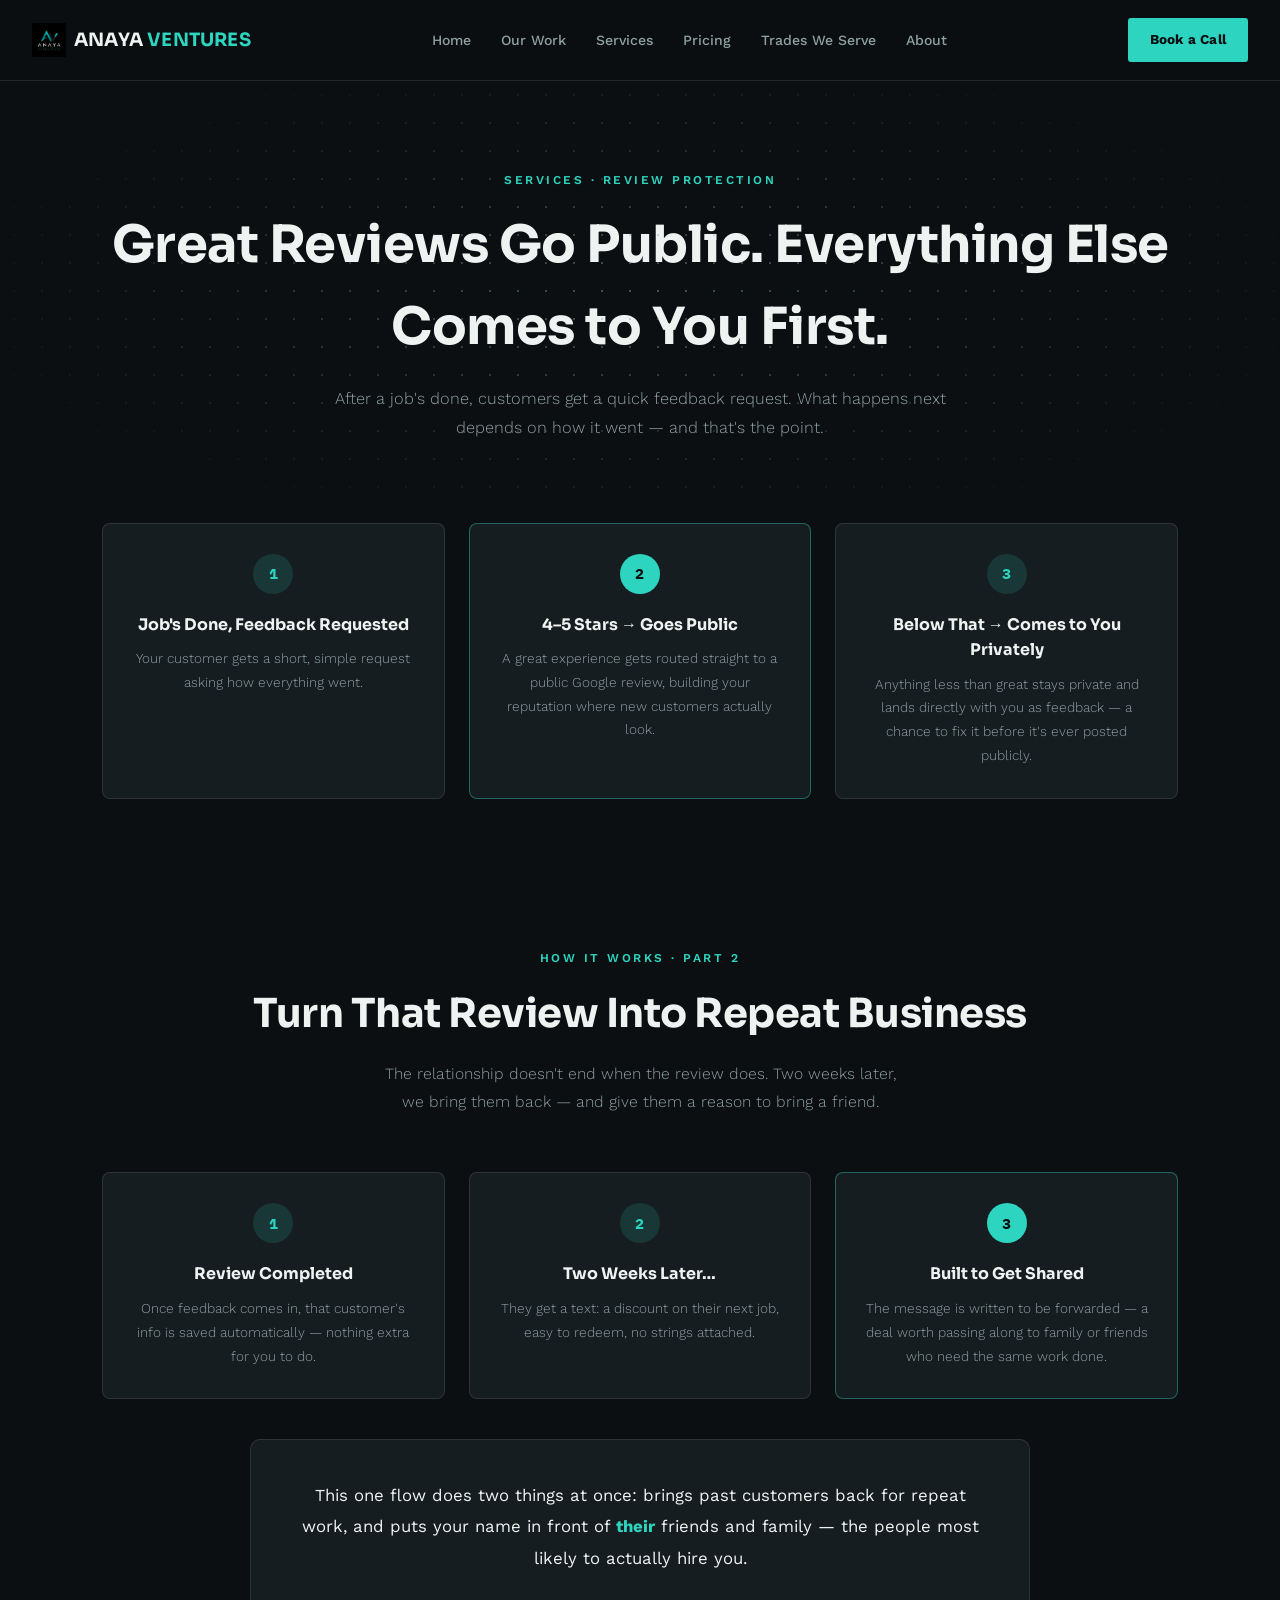
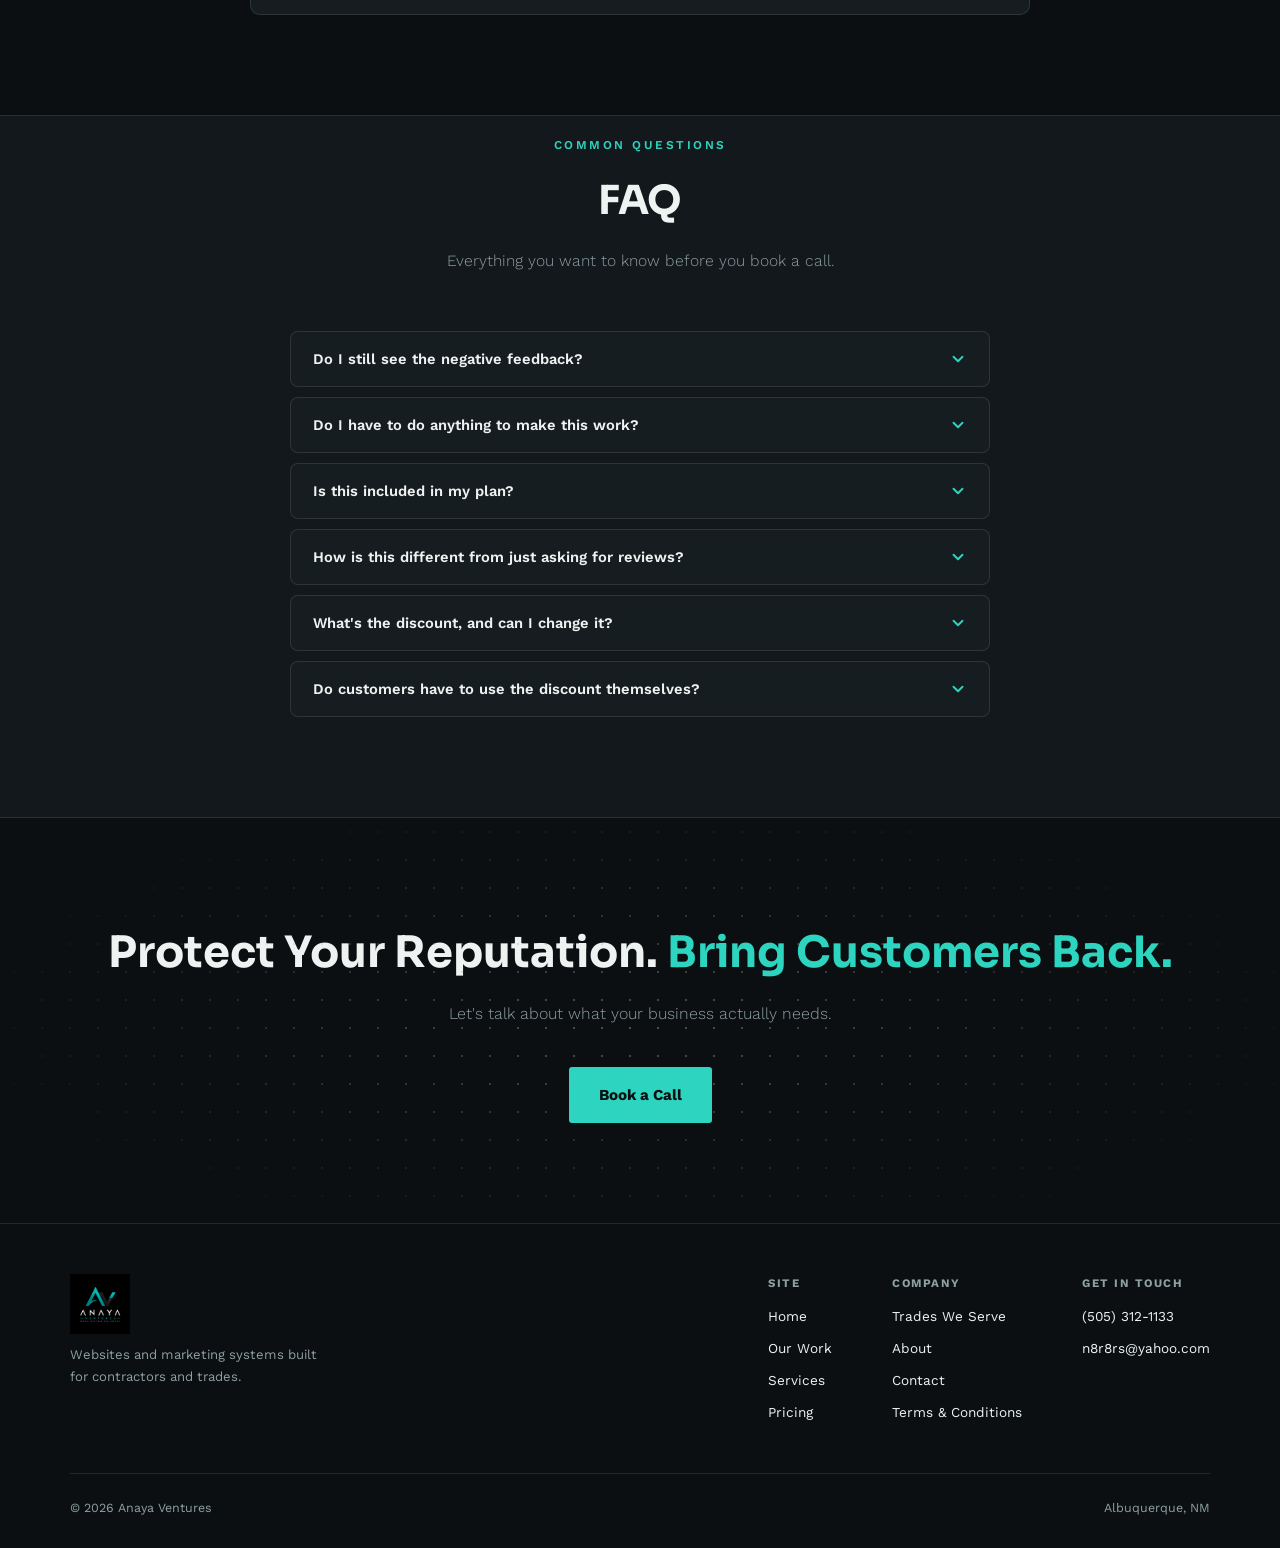
<file: review-protection.html>
<!DOCTYPE html>
<html lang="en">
<head>
<meta charset="UTF-8">
<meta name="viewport" content="width=device-width, initial-scale=1.0">
<title>Review Protection — Anaya Ventures</title>
<link rel="preconnect" href="https://fonts.googleapis.com">
<link href="https://fonts.googleapis.com/css2?family=Sora:wght@500;600;700;800&family=Work+Sans:wght@300;400;500;600;700&family=IBM+Plex+Mono:wght@500;600&display=swap" rel="stylesheet">
<link rel="stylesheet" href="styles.css">
<link rel="icon" type="image/png" href="favicon.png">
<script type="application/ld+json">
{
  "@context": "https://schema.org",
  "@type": "ProfessionalService",
  "name": "Anaya Ventures",
  "url": "https://anaya-ventures.com",
  "logo": "https://anaya-ventures.com/images/logo.png",
  "image": "https://anaya-ventures.com/images/logo.png",
  "telephone": "+1-505-312-1133",
  "email": "n8r8rs@yahoo.com",
  "description": "Websites and marketing systems built for contractors and trades — custom website design, Facebook and Instagram advertising, missed-call text-back, review management, and a unified inbox.",
  "address": {
    "@type": "PostalAddress",
    "addressLocality": "Albuquerque",
    "addressRegion": "NM",
    "addressCountry": "US"
  },
  "areaServed": ["Albuquerque, NM", "Santa Fe, NM", "Las Cruces, NM", "El Paso, TX"],
  "priceRange": "$197-$747"
}
</script>
<style>

  .page-header { text-align: center; padding: 90px 32px 60px; position: relative; overflow: hidden; }
    .page-header h1 { font-size: clamp(2.2rem, 5vw, 3.2rem); font-weight: 700; letter-spacing: -0.5px; margin-bottom: 16px; }
  .page-header p { color: var(--text-soft); max-width: 620px; margin: 0 auto; font-size: 1.02rem; font-weight: 300; line-height: 1.8; }

  .section { padding: 20px 32px 100px; max-width: 1140px; margin: 0 auto; }

  .flow-row { display: grid; grid-template-columns: repeat(3, 1fr); gap: 24px; margin-bottom: 30px; }
  .flow-card { background: var(--card); border: 1px solid var(--border); border-radius: 8px; padding: 30px 26px; text-align: center; }
  .flow-num {
    display: inline-flex; align-items: center; justify-content: center;
    width: 40px; height: 40px; border-radius: 50%; background: var(--accent-pale); color: var(--accent);
    font-family: 'IBM Plex Mono', monospace; font-size: 0.92rem; font-weight: 700;
    margin-bottom: 18px;
  }
  .flow-card h3 { font-size: 1rem; font-weight: 700; margin-bottom: 10px; }
  .flow-card p { font-size: 0.85rem; font-weight: 300; color: var(--text-soft); line-height: 1.75; }

  .flow-card.good { border-color: rgba(45,212,191,0.4); }
  .flow-card.good .flow-num { background: var(--accent); color: var(--bg); }

  /* ─── VISUAL SLOT — swap in the real screenshots/photos once you send them ─── */
  .visual-slot {
    min-height: 280px; border-radius: 10px; border: 1px dashed var(--border);
    display: flex; align-items: center; justify-content: center;
    margin-top: 40px; padding: 30px;
  }
  .visual-slot p { max-width: 50ch; text-align: center; font-size: 0.85rem; color: var(--text-soft); line-height: 1.7; }
  .visual-slot strong { color: var(--accent); }

  .callout {
    background: var(--card); border: 1px solid var(--border); border-radius: 10px;
    padding: 40px; text-align: center; max-width: 780px; margin: 40px auto 0;
  }
  .callout p { font-size: 1.05rem; font-weight: 400; line-height: 1.85; }
  .callout strong { color: var(--accent); }

  /* ─── FAQ ─── */

  @media (max-width: 900px) {
    .nav-links { display: none; }
    .flow-row { grid-template-columns: 1fr; }
  }
  @media (max-width: 640px) {
        .page-header { padding: 70px 20px 40px; }
    .section { padding: 10px 20px 70px; }
          }
      </style>
</head>
<body>

<div class="site-header">
<nav>
  <a href="index.html" class="nav-logo"><img src="images/logo.png" alt="Anaya Ventures" class="nav-logo-img"><span class="nav-logo-text">ANAYA <span class="accent">VENTURES</span></span></a>
  <ul class="nav-links">
    <li><a href="index.html">Home</a></li>
    <li><a href="our-work.html">Our Work</a></li>
    <li>
      <a href="services.html">Services</a>
      <div class="dropdown-panel">
        <a href="websites.html">Websites</a>
        <a href="advertisements.html">Advertisements</a>
        <a href="auto-call-text-back.html">Auto Call/Text Back</a>
        <a href="review-protection.html" class="active">Review Protection</a>
        <a href="command-center.html">Command Center</a>
      </div>
    </li>
    <li><a href="pricing.html">Pricing</a></li>
    <li><a href="trades-we-serve.html">Trades We Serve</a></li>
    <li><a href="about.html">About</a></li>
  </ul>
  <div class="nav-right">
    <a href="contact.html" class="nav-cta">Book a Call</a>
    <button type="button" class="nav-toggle-btn" id="navToggleBtn" aria-label="Toggle menu" aria-expanded="false">
      <span></span><span></span><span></span>
    </button>
  </div>
</nav>

<div class="mobile-menu" id="mobileMenu">
  <a href="index.html">Home</a>
  <a href="our-work.html">Our Work</a>
  <a href="services.html">Services</a>
  <a href="websites.html" class="sub-link">Websites</a>
  <a href="advertisements.html" class="sub-link">Advertisements</a>
  <a href="auto-call-text-back.html" class="sub-link">Auto Call/Text Back</a>
  <a href="review-protection.html" class="sub-link">Review Protection</a>
  <a href="command-center.html" class="sub-link">Command Center</a>
  <a href="pricing.html">Pricing</a>
  <a href="trades-we-serve.html">Trades We Serve</a>
  <a href="about.html">About</a>
  <a href="contact.html">Contact</a>
</div>
</div>

<script>
  (function () {
    var btn = document.getElementById('navToggleBtn');
    var menu = document.getElementById('mobileMenu');
    if (!btn || !menu) return;
    btn.addEventListener('click', function () {
      var isOpen = menu.classList.toggle('open');
      btn.classList.toggle('open', isOpen);
      btn.setAttribute('aria-expanded', isOpen ? 'true' : 'false');
    });
    menu.querySelectorAll('a').forEach(function (a) {
      a.addEventListener('click', function () {
        menu.classList.remove('open');
        btn.classList.remove('open');
        btn.setAttribute('aria-expanded', 'false');
      });
    });
  })();
</script>

<div class="page-header">
  <div class="section-texture"></div>
  <span class="eyebrow">Services · Review Protection</span>
  <h1>Great Reviews Go Public. Everything Else Comes to You First.</h1>
  <p>After a job's done, customers get a quick feedback request. What happens next depends on how it went — and that's the point.</p>
</div>

<section class="section">
  <div class="flow-row">
    <div class="flow-card">
      <div class="flow-num">1</div>
      <h3>Job's Done, Feedback Requested</h3>
      <p>Your customer gets a short, simple request asking how everything went.</p>
    </div>
    <div class="flow-card good">
      <div class="flow-num">2</div>
      <h3>4–5 Stars → Goes Public</h3>
      <p>A great experience gets routed straight to a public Google review, building your reputation where new customers actually look.</p>
    </div>
    <div class="flow-card">
      <div class="flow-num">3</div>
      <h3>Below That → Comes to You Privately</h3>
      <p>Anything less than great stays private and lands directly with you as feedback — a chance to fix it before it's ever posted publicly.</p>
    </div>
  </div>
</section>

<section class="section">
  <span class="eyebrow">How It Works · Part 2</span>
  <h2 class="section-h">Turn That Review Into Repeat Business</h2>
  <p class="section-p">The relationship doesn't end when the review does. Two weeks later, we bring them back — and give them a reason to bring a friend.</p>

  <div class="flow-row">
    <div class="flow-card">
      <div class="flow-num">1</div>
      <h3>Review Completed</h3>
      <p>Once feedback comes in, that customer's info is saved automatically — nothing extra for you to do.</p>
    </div>
    <div class="flow-card">
      <div class="flow-num">2</div>
      <h3>Two Weeks Later…</h3>
      <p>They get a text: a discount on their next job, easy to redeem, no strings attached.</p>
    </div>
    <div class="flow-card good">
      <div class="flow-num">3</div>
      <h3>Built to Get Shared</h3>
      <p>The message is written to be forwarded — a deal worth passing along to family or friends who need the same work done.</p>
    </div>
  </div>

  <div class="callout">
    <p>This one flow does two things at once: brings past customers back for repeat work, and puts your name in front of <strong>their</strong> friends and family — the people most likely to actually hire you.</p>
  </div>
</section>

<div class="alt-band">
  <section class="section">
    <span class="eyebrow">Common Questions</span>
    <h2 class="section-h">FAQ</h2>
    <p class="section-p">Everything you want to know before you book a call.</p>

    <div class="faq-list">
      <div class="faq-item">
        <button type="button" class="faq-q">
          Do I still see the negative feedback?
          <svg class="faq-chevron" width="18" height="18" viewBox="0 0 24 24" fill="none" stroke="currentColor" stroke-width="2.5" stroke-linecap="round" stroke-linejoin="round"><polyline points="6 9 12 15 18 9"/></svg>
        </button>
        <div class="faq-a">Yes — anything below a great experience comes straight to you as private feedback, so you can respond directly to the customer and fix the problem, even though it never goes public.</div>
      </div>
      <div class="faq-item">
        <button type="button" class="faq-q">
          Do I have to do anything to make this work?
          <svg class="faq-chevron" width="18" height="18" viewBox="0 0 24 24" fill="none" stroke="currentColor" stroke-width="2.5" stroke-linecap="round" stroke-linejoin="round"><polyline points="6 9 12 15 18 9"/></svg>
        </button>
        <div class="faq-a">No — the feedback request goes out automatically once a job's marked done. You just watch for private feedback alerts and respond to public reviews as they come in.</div>
      </div>
      <div class="faq-item">
        <button type="button" class="faq-q">
          Is this included in my plan?
          <svg class="faq-chevron" width="18" height="18" viewBox="0 0 24 24" fill="none" stroke="currentColor" stroke-width="2.5" stroke-linecap="round" stroke-linejoin="round"><polyline points="6 9 12 15 18 9"/></svg>
        </button>
        <div class="faq-a">Essentials includes basic Google review management — we respond to what comes in for you. The full automated routing flow shown above is part of the Professional plan and up.</div>
      </div>
      <div class="faq-item">
        <button type="button" class="faq-q">
          How is this different from just asking for reviews?
          <svg class="faq-chevron" width="18" height="18" viewBox="0 0 24 24" fill="none" stroke="currentColor" stroke-width="2.5" stroke-linecap="round" stroke-linejoin="round"><polyline points="6 9 12 15 18 9"/></svg>
        </button>
        <div class="faq-a">Most review requests get ignored, or catch a bad experience at the worst possible time. This surfaces problems to you privately, before they're ever posted for everyone to see.</div>
      </div>
      <div class="faq-item">
        <button type="button" class="faq-q">
          What's the discount, and can I change it?
          <svg class="faq-chevron" width="18" height="18" viewBox="0 0 24 24" fill="none" stroke="currentColor" stroke-width="2.5" stroke-linecap="round" stroke-linejoin="round"><polyline points="6 9 12 15 18 9"/></svg>
        </button>
        <div class="faq-a">Most clients start around 5% off their next visit — enough to feel worthwhile without cutting into your margin. We can adjust the amount or the timing based on what makes sense for your business.</div>
      </div>
      <div class="faq-item">
        <button type="button" class="faq-q">
          Do customers have to use the discount themselves?
          <svg class="faq-chevron" width="18" height="18" viewBox="0 0 24 24" fill="none" stroke="currentColor" stroke-width="2.5" stroke-linecap="round" stroke-linejoin="round"><polyline points="6 9 12 15 18 9"/></svg>
        </button>
        <div class="faq-a">No — the message is built to be forwarded. A lot of the value here comes from customers passing it along to family or friends, not just using it themselves.</div>
      </div>
    </div>
  </section>
</div>

<div class="cta-band">
  <div class="section-texture"></div>
  <h2>Protect Your Reputation. <em>Bring Customers Back.</em></h2>
  <p>Let's talk about what your business actually needs.</p>
  <a href="contact.html" class="btn-primary">Book a Call</a>
</div>

<footer>
  <div class="footer-inner">
    <div class="footer-brand">
      <a href="index.html" class="nav-logo"><img src="images/logo.png" alt="Anaya Ventures" class="nav-logo-img"></a>
      <p>Websites and marketing systems built for contractors and trades.</p>
    </div>
    <div class="footer-links">
      <div class="footer-col">
        <h5>Site</h5>
        <a href="index.html">Home</a>
        <a href="our-work.html">Our Work</a>
        <a href="services.html">Services</a>
        <a href="pricing.html">Pricing</a>
      </div>
      <div class="footer-col">
        <h5>Company</h5>
        <a href="trades-we-serve.html">Trades We Serve</a>
        <a href="about.html">About</a>
        <a href="contact.html">Contact</a>
        <a href="terms.html">Terms &amp; Conditions</a>
      </div>
      <div class="footer-col">
        <h5>Get In Touch</h5>
        <a href="tel:5053121133">(505) 312-1133</a>
        <a href="mailto:n8r8rs@yahoo.com">n8r8rs@yahoo.com</a>
      </div>
    </div>
  </div>
  <div class="footer-bottom">
    <span>© 2026 Anaya Ventures</span>
    <span>Albuquerque, NM</span>
  </div>
</footer>

<script>
  document.querySelectorAll('.faq-q').forEach(btn => {
    btn.addEventListener('click', () => {
      const item = btn.closest('.faq-item');
      const isOpen = item.classList.contains('open');
      document.querySelectorAll('.faq-item').forEach(i => i.classList.remove('open'));
      if (!isOpen) item.classList.add('open');
    });
  });
</script>

<div class="mobile-cta-bar">
  <a href="tel:5053121133" class="mobile-cta-btn call">
    <svg width="16" height="16" viewBox="0 0 24 24" fill="none" stroke="currentColor" stroke-width="2.5" stroke-linecap="round" stroke-linejoin="round"><path d="M22 16.92v3a2 2 0 0 1-2.18 2 19.79 19.79 0 0 1-8.63-3.07 19.5 19.5 0 0 1-6-6 19.79 19.79 0 0 1-3.07-8.67A2 2 0 0 1 4.11 2h3a2 2 0 0 1 2 1.72c.127.96.362 1.903.7 2.81a2 2 0 0 1-.45 2.11L8.09 9.91a16 16 0 0 0 6 6l1.27-1.27a2 2 0 0 1 2.11-.45c.907.338 1.85.573 2.81.7A2 2 0 0 1 22 16.92z"/></svg>
    Call
  </a>
  <a href="sms:5053121133" class="mobile-cta-btn text">
    <svg width="16" height="16" viewBox="0 0 24 24" fill="none" stroke="currentColor" stroke-width="2.5" stroke-linecap="round" stroke-linejoin="round"><path d="M21 15a2 2 0 0 1-2 2H7l-4 4V5a2 2 0 0 1 2-2h14a2 2 0 0 1 2 2z"/></svg>
    Text
  </a>
</div>
<script src="https://widgets.leadconnectorhq.com/loader.js" data-resources-url="https://widgets.leadconnectorhq.com/chat-widget/loader.js" data-widget-id="6a760171670b676b676f380c"></script>
</body>
</html>
</file>
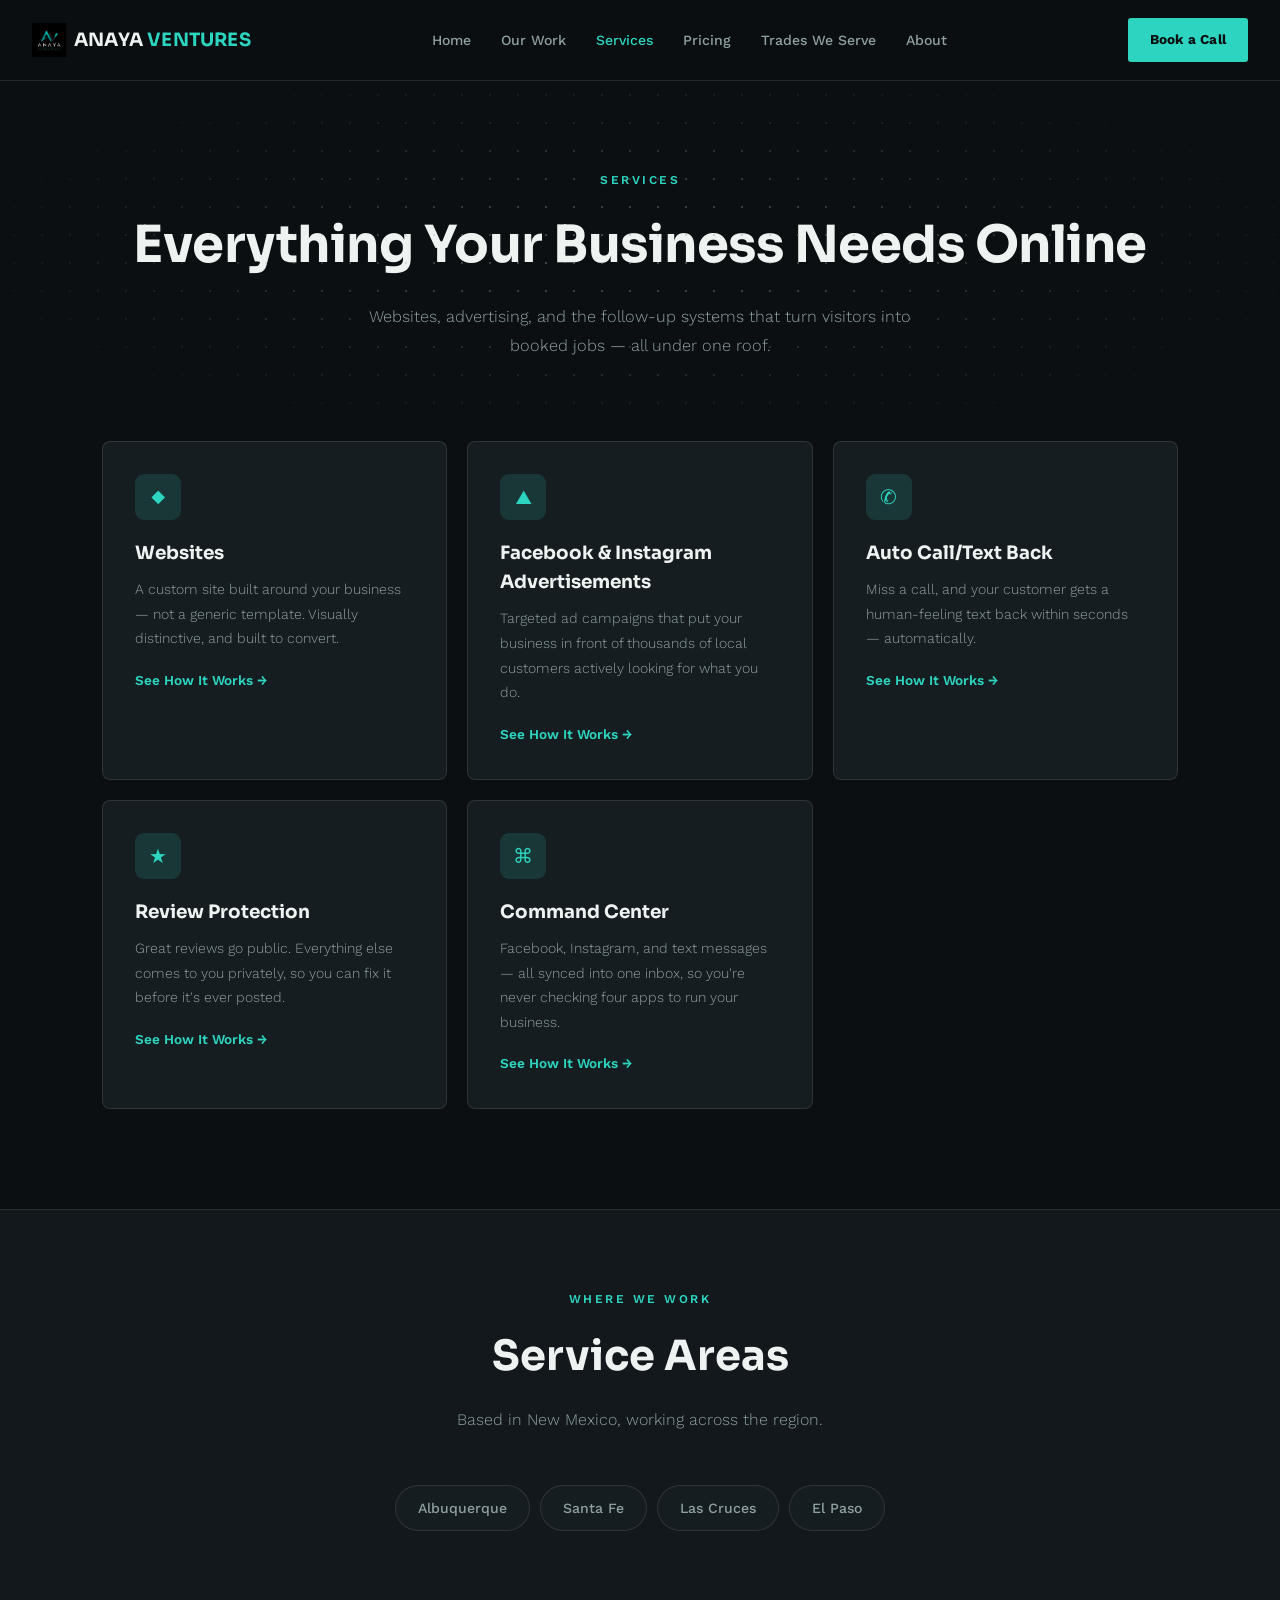
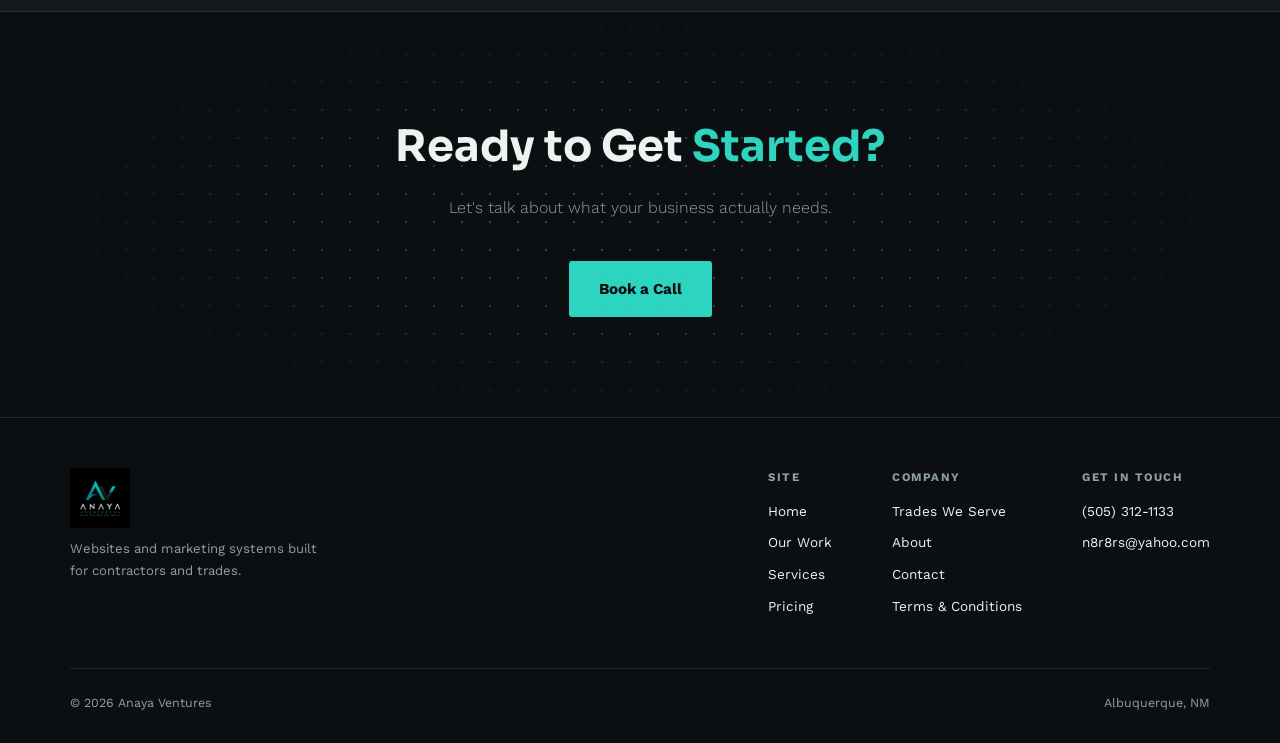
<file: services.html>
<!DOCTYPE html>
<html lang="en">
<head>
<meta charset="UTF-8">
<meta name="viewport" content="width=device-width, initial-scale=1.0">
<title>Services — Anaya Ventures</title>
<link rel="preconnect" href="https://fonts.googleapis.com">
<link href="https://fonts.googleapis.com/css2?family=Sora:wght@500;600;700;800&family=Work+Sans:wght@300;400;500;600;700&family=IBM+Plex+Mono:wght@500;600&display=swap" rel="stylesheet">
<link rel="stylesheet" href="styles.css">
<link rel="icon" type="image/png" href="favicon.png">
<script type="application/ld+json">
{
  "@context": "https://schema.org",
  "@type": "ProfessionalService",
  "name": "Anaya Ventures",
  "url": "https://anaya-ventures.com",
  "logo": "https://anaya-ventures.com/images/logo.png",
  "image": "https://anaya-ventures.com/images/logo.png",
  "telephone": "+1-505-312-1133",
  "email": "n8r8rs@yahoo.com",
  "description": "Websites and marketing systems built for contractors and trades — custom website design, Facebook and Instagram advertising, missed-call text-back, review management, and a unified inbox.",
  "address": {
    "@type": "PostalAddress",
    "addressLocality": "Albuquerque",
    "addressRegion": "NM",
    "addressCountry": "US"
  },
  "areaServed": ["Albuquerque, NM", "Santa Fe, NM", "Las Cruces, NM", "El Paso, TX"],
  "priceRange": "$197-$747"
}
</script>
<style>

  .page-header { text-align: center; padding: 90px 32px 60px; position: relative; overflow: hidden; }
    .page-header h1 { font-size: clamp(2.2rem, 5vw, 3.2rem); font-weight: 700; letter-spacing: -0.5px; margin-bottom: 16px; }
  .page-header p { color: var(--text-soft); max-width: 560px; margin: 0 auto; font-size: 1.02rem; font-weight: 300; line-height: 1.8; }

  .section { padding: 20px 32px 100px; max-width: 1140px; margin: 0 auto; }

  /* ─── SERVICE TEASER CARDS ─── */
  .service-grid { display: grid; grid-template-columns: repeat(3, 1fr); gap: 20px; }

  .service-card {
    background: var(--card); border: 1px solid var(--border); border-radius: 8px;
    padding: 32px; text-decoration: none; color: inherit;
    transition: border-color 0.2s, transform 0.2s;
  }

  .service-card:hover { border-color: var(--accent); transform: translateY(-3px); }

  .service-card-icon {
    width: 46px; height: 46px; border-radius: 9px;
    background: var(--accent-pale); color: var(--accent);
    display: flex; align-items: center; justify-content: center; font-size: 1.25rem;
    margin-bottom: 18px;
  }

  .service-card h3 { font-size: 1.15rem; font-weight: 700; margin-bottom: 10px; }
  .service-card p { font-size: 0.88rem; color: var(--text-soft); font-weight: 300; line-height: 1.75; margin-bottom: 16px; }

  .service-card-link { color: var(--accent); font-size: 0.85rem; font-weight: 600; }

  /* ─── SERVICE AREAS ─── */
  .areas-wrap { display: flex; flex-wrap: wrap; justify-content: center; gap: 10px; }

  .area-chip {
    font-size: 0.88rem; font-weight: 500;
    padding: 11px 22px; border: 1px solid var(--border); border-radius: 999px;
    background: var(--card); color: var(--text-soft);
  }

  @media (max-width: 900px) {
    .nav-links { display: none; }
    .service-grid { grid-template-columns: 1fr; }
  }
  @media (max-width: 640px) {
        .page-header { padding: 70px 20px 40px; }
    .section { padding: 10px 20px 70px; }
    .service-block { padding: 26px 22px; }
    .service-block-head { align-items: flex-start; }
          }
      </style>
</head>
<body>

<div class="site-header">
<nav>
  <a href="index.html" class="nav-logo"><img src="images/logo.png" alt="Anaya Ventures" class="nav-logo-img"><span class="nav-logo-text">ANAYA <span class="accent">VENTURES</span></span></a>
  <ul class="nav-links">
    <li><a href="index.html">Home</a></li>
    <li><a href="our-work.html">Our Work</a></li>
    <li>
      <a href="services.html" class="active">Services</a>
      <div class="dropdown-panel">
        <a href="websites.html">Websites</a>
        <a href="advertisements.html">Advertisements</a>
        <a href="auto-call-text-back.html">Auto Call/Text Back</a>
        <a href="review-protection.html">Review Protection</a>
        <a href="command-center.html">Command Center</a>
      </div>
    </li>
    <li><a href="pricing.html">Pricing</a></li>
    <li><a href="trades-we-serve.html">Trades We Serve</a></li>
    <li><a href="about.html">About</a></li>
  </ul>
  <div class="nav-right">
    <a href="contact.html" class="nav-cta">Book a Call</a>
    <button type="button" class="nav-toggle-btn" id="navToggleBtn" aria-label="Toggle menu" aria-expanded="false">
      <span></span><span></span><span></span>
    </button>
  </div>
</nav>

<div class="mobile-menu" id="mobileMenu">
  <a href="index.html">Home</a>
  <a href="our-work.html">Our Work</a>
  <a href="services.html">Services</a>
  <a href="websites.html" class="sub-link">Websites</a>
  <a href="advertisements.html" class="sub-link">Advertisements</a>
  <a href="auto-call-text-back.html" class="sub-link">Auto Call/Text Back</a>
  <a href="review-protection.html" class="sub-link">Review Protection</a>
  <a href="command-center.html" class="sub-link">Command Center</a>
  <a href="pricing.html">Pricing</a>
  <a href="trades-we-serve.html">Trades We Serve</a>
  <a href="about.html">About</a>
  <a href="contact.html">Contact</a>
</div>
</div>

<script>
  (function () {
    var btn = document.getElementById('navToggleBtn');
    var menu = document.getElementById('mobileMenu');
    if (!btn || !menu) return;
    btn.addEventListener('click', function () {
      var isOpen = menu.classList.toggle('open');
      btn.classList.toggle('open', isOpen);
      btn.setAttribute('aria-expanded', isOpen ? 'true' : 'false');
    });
    menu.querySelectorAll('a').forEach(function (a) {
      a.addEventListener('click', function () {
        menu.classList.remove('open');
        btn.classList.remove('open');
        btn.setAttribute('aria-expanded', 'false');
      });
    });
  })();
</script>

<div class="page-header">
  <div class="section-texture"></div>
  <span class="eyebrow">Services</span>
  <h1>Everything Your Business Needs Online</h1>
  <p>Websites, advertising, and the follow-up systems that turn visitors into booked jobs — all under one roof.</p>
</div>

<section class="section">
  <div class="service-grid">

    <a href="websites.html" class="service-card">
      <div class="service-card-icon">◆</div>
      <h3>Websites</h3>
      <p>A custom site built around your business — not a generic template. Visually distinctive, and built to convert.</p>
      <span class="service-card-link">See How It Works →</span>
    </a>

    <a href="advertisements.html" class="service-card">
      <div class="service-card-icon">▲</div>
      <h3>Facebook &amp; Instagram Advertisements</h3>
      <p>Targeted ad campaigns that put your business in front of thousands of local customers actively looking for what you do.</p>
      <span class="service-card-link">See How It Works →</span>
    </a>

    <a href="auto-call-text-back.html" class="service-card">
      <div class="service-card-icon">✆</div>
      <h3>Auto Call/Text Back</h3>
      <p>Miss a call, and your customer gets a human-feeling text back within seconds — automatically.</p>
      <span class="service-card-link">See How It Works →</span>
    </a>

    <a href="review-protection.html" class="service-card">
      <div class="service-card-icon">★</div>
      <h3>Review Protection</h3>
      <p>Great reviews go public. Everything else comes to you privately, so you can fix it before it's ever posted.</p>
      <span class="service-card-link">See How It Works →</span>
    </a>

    <a href="command-center.html" class="service-card">
      <div class="service-card-icon">⌘</div>
      <h3>Command Center</h3>
      <p>Facebook, Instagram, and text messages — all synced into one inbox, so you're never checking four apps to run your business.</p>
      <span class="service-card-link">See How It Works →</span>
    </a>

  </div>
</section>

<div class="alt-band">
  <section class="section" style="padding-top:80px; padding-bottom:80px;">
    <span class="eyebrow">Where We Work</span>
    <h2 style="text-align:center; font-size:clamp(1.9rem,4vw,2.6rem); font-weight:700; margin-bottom:16px;">Service Areas</h2>
    <p style="text-align:center; color:var(--text-soft); max-width:520px; margin:0 auto 50px; font-size:1rem; font-weight:300; line-height:1.8;">Based in New Mexico, working across the region.</p>

    <div class="areas-wrap">
      <span class="area-chip">Albuquerque</span>
      <span class="area-chip">Santa Fe</span>
      <span class="area-chip">Las Cruces</span>
      <span class="area-chip">El Paso</span>
    </div>
  </section>
</div>

<div class="cta-band">
  <div class="section-texture"></div>
  <h2>Ready to Get <em>Started?</em></h2>
  <p>Let's talk about what your business actually needs.</p>
  <a href="contact.html" class="btn-primary">Book a Call</a>
</div>

<footer>
  <div class="footer-inner">
    <div class="footer-brand">
      <a href="index.html" class="nav-logo"><img src="images/logo.png" alt="Anaya Ventures" class="nav-logo-img"></a>
      <p>Websites and marketing systems built for contractors and trades.</p>
    </div>
    <div class="footer-links">
      <div class="footer-col">
        <h5>Site</h5>
        <a href="index.html">Home</a>
        <a href="our-work.html">Our Work</a>
        <a href="services.html">Services</a>
        <a href="pricing.html">Pricing</a>
      </div>
      <div class="footer-col">
        <h5>Company</h5>
        <a href="trades-we-serve.html">Trades We Serve</a>
        <a href="about.html">About</a>
        <a href="contact.html">Contact</a>
        <a href="terms.html">Terms &amp; Conditions</a>
      </div>
      <div class="footer-col">
        <h5>Get In Touch</h5>
        <a href="tel:5053121133">(505) 312-1133</a>
        <a href="mailto:n8r8rs@yahoo.com">n8r8rs@yahoo.com</a>
      </div>
    </div>
  </div>
  <div class="footer-bottom">
    <span>© 2026 Anaya Ventures</span>
    <span>Albuquerque, NM</span>
  </div>
</footer>

<div class="mobile-cta-bar">
  <a href="tel:5053121133" class="mobile-cta-btn call">
    <svg width="16" height="16" viewBox="0 0 24 24" fill="none" stroke="currentColor" stroke-width="2.5" stroke-linecap="round" stroke-linejoin="round"><path d="M22 16.92v3a2 2 0 0 1-2.18 2 19.79 19.79 0 0 1-8.63-3.07 19.5 19.5 0 0 1-6-6 19.79 19.79 0 0 1-3.07-8.67A2 2 0 0 1 4.11 2h3a2 2 0 0 1 2 1.72c.127.96.362 1.903.7 2.81a2 2 0 0 1-.45 2.11L8.09 9.91a16 16 0 0 0 6 6l1.27-1.27a2 2 0 0 1 2.11-.45c.907.338 1.85.573 2.81.7A2 2 0 0 1 22 16.92z"/></svg>
    Call
  </a>
  <a href="sms:5053121133" class="mobile-cta-btn text">
    <svg width="16" height="16" viewBox="0 0 24 24" fill="none" stroke="currentColor" stroke-width="2.5" stroke-linecap="round" stroke-linejoin="round"><path d="M21 15a2 2 0 0 1-2 2H7l-4 4V5a2 2 0 0 1 2-2h14a2 2 0 0 1 2 2z"/></svg>
    Text
  </a>
</div>
<script src="https://widgets.leadconnectorhq.com/loader.js" data-resources-url="https://widgets.leadconnectorhq.com/chat-widget/loader.js" data-widget-id="6a760171670b676b676f380c"></script>
</body>
</html>
</file>
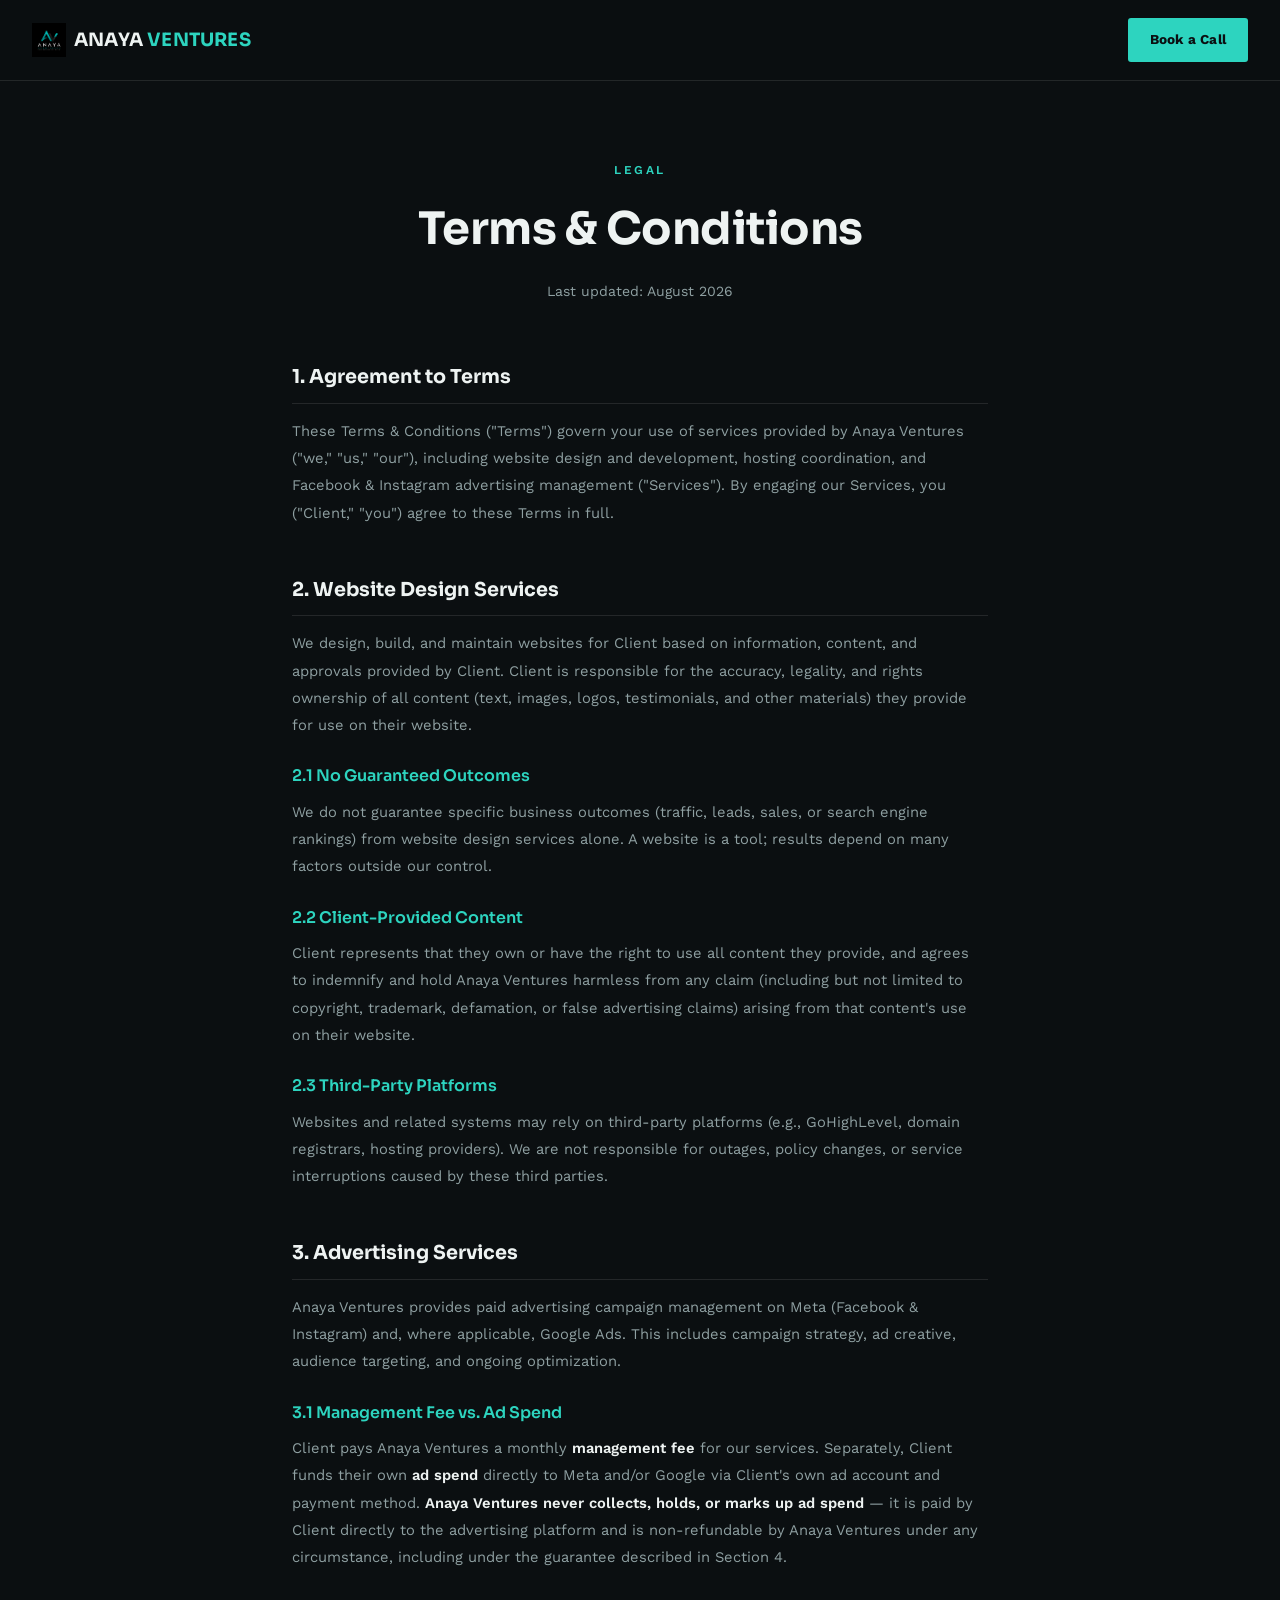
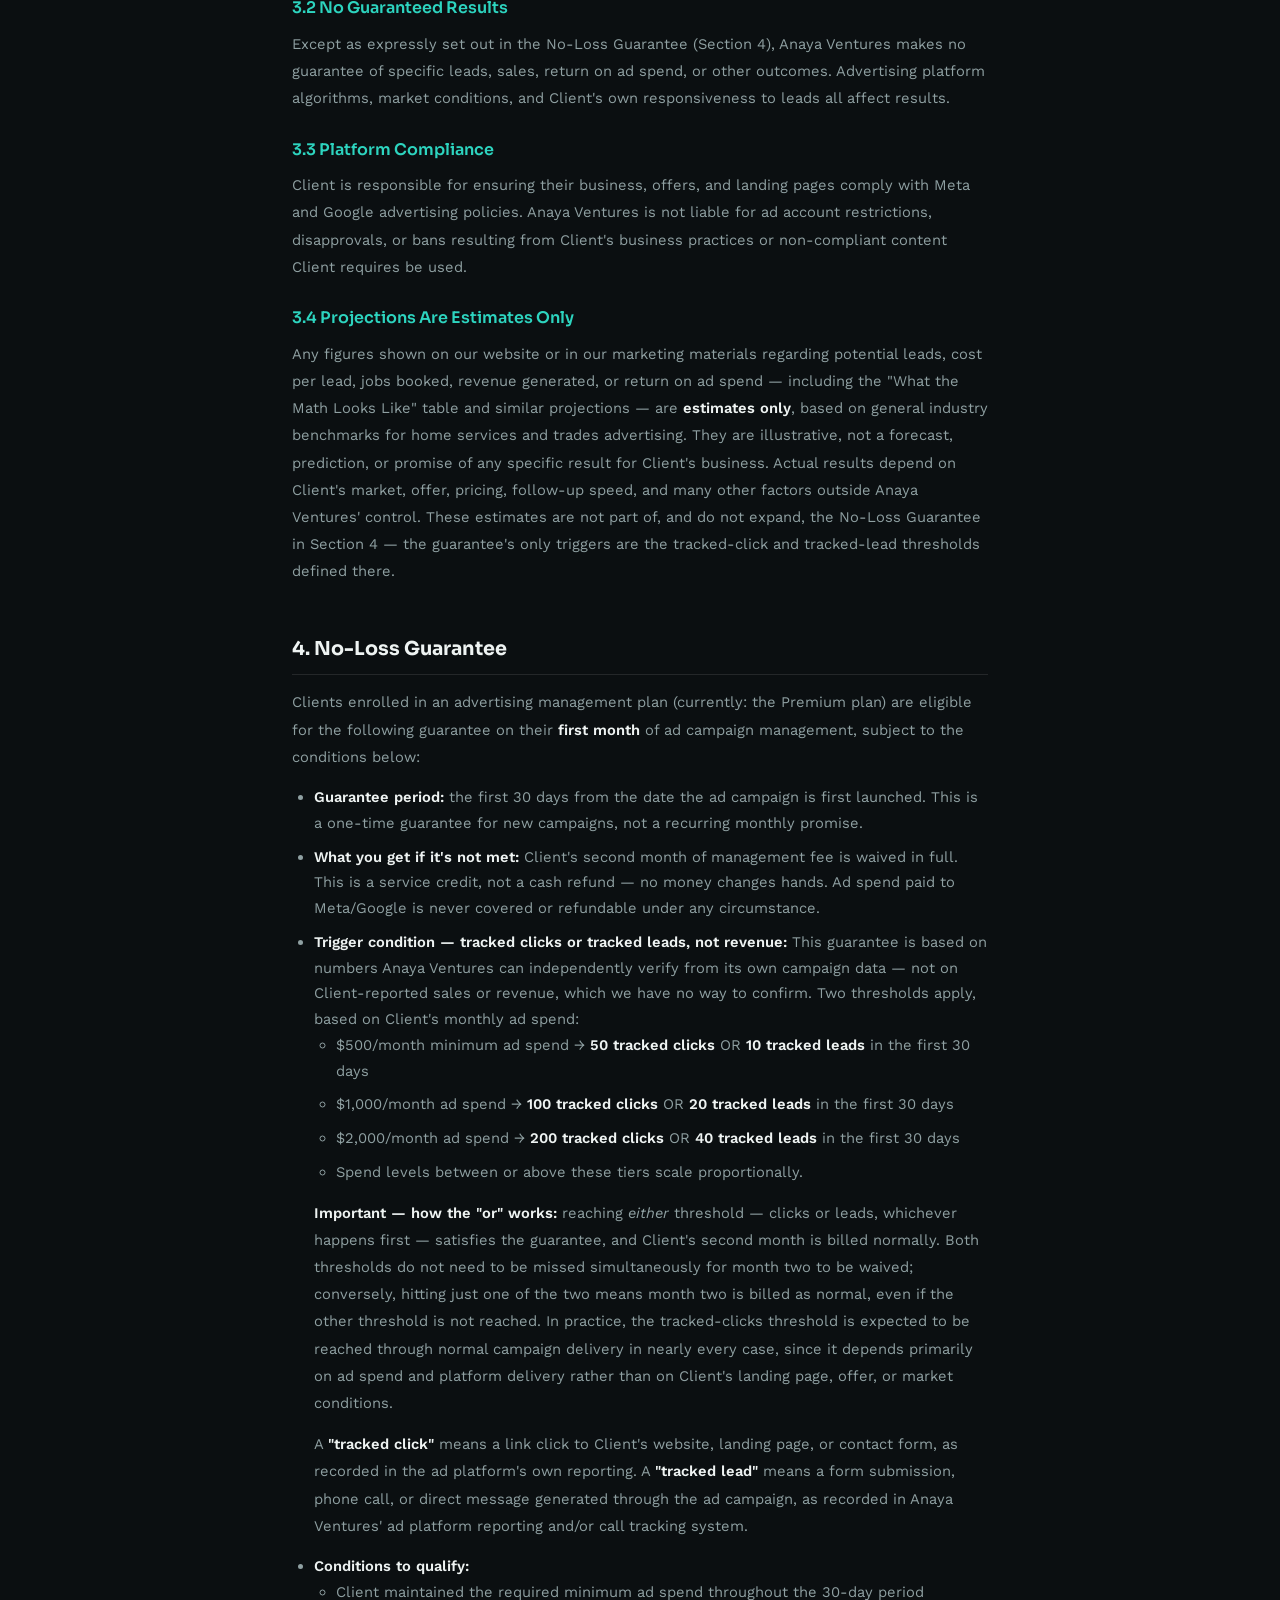
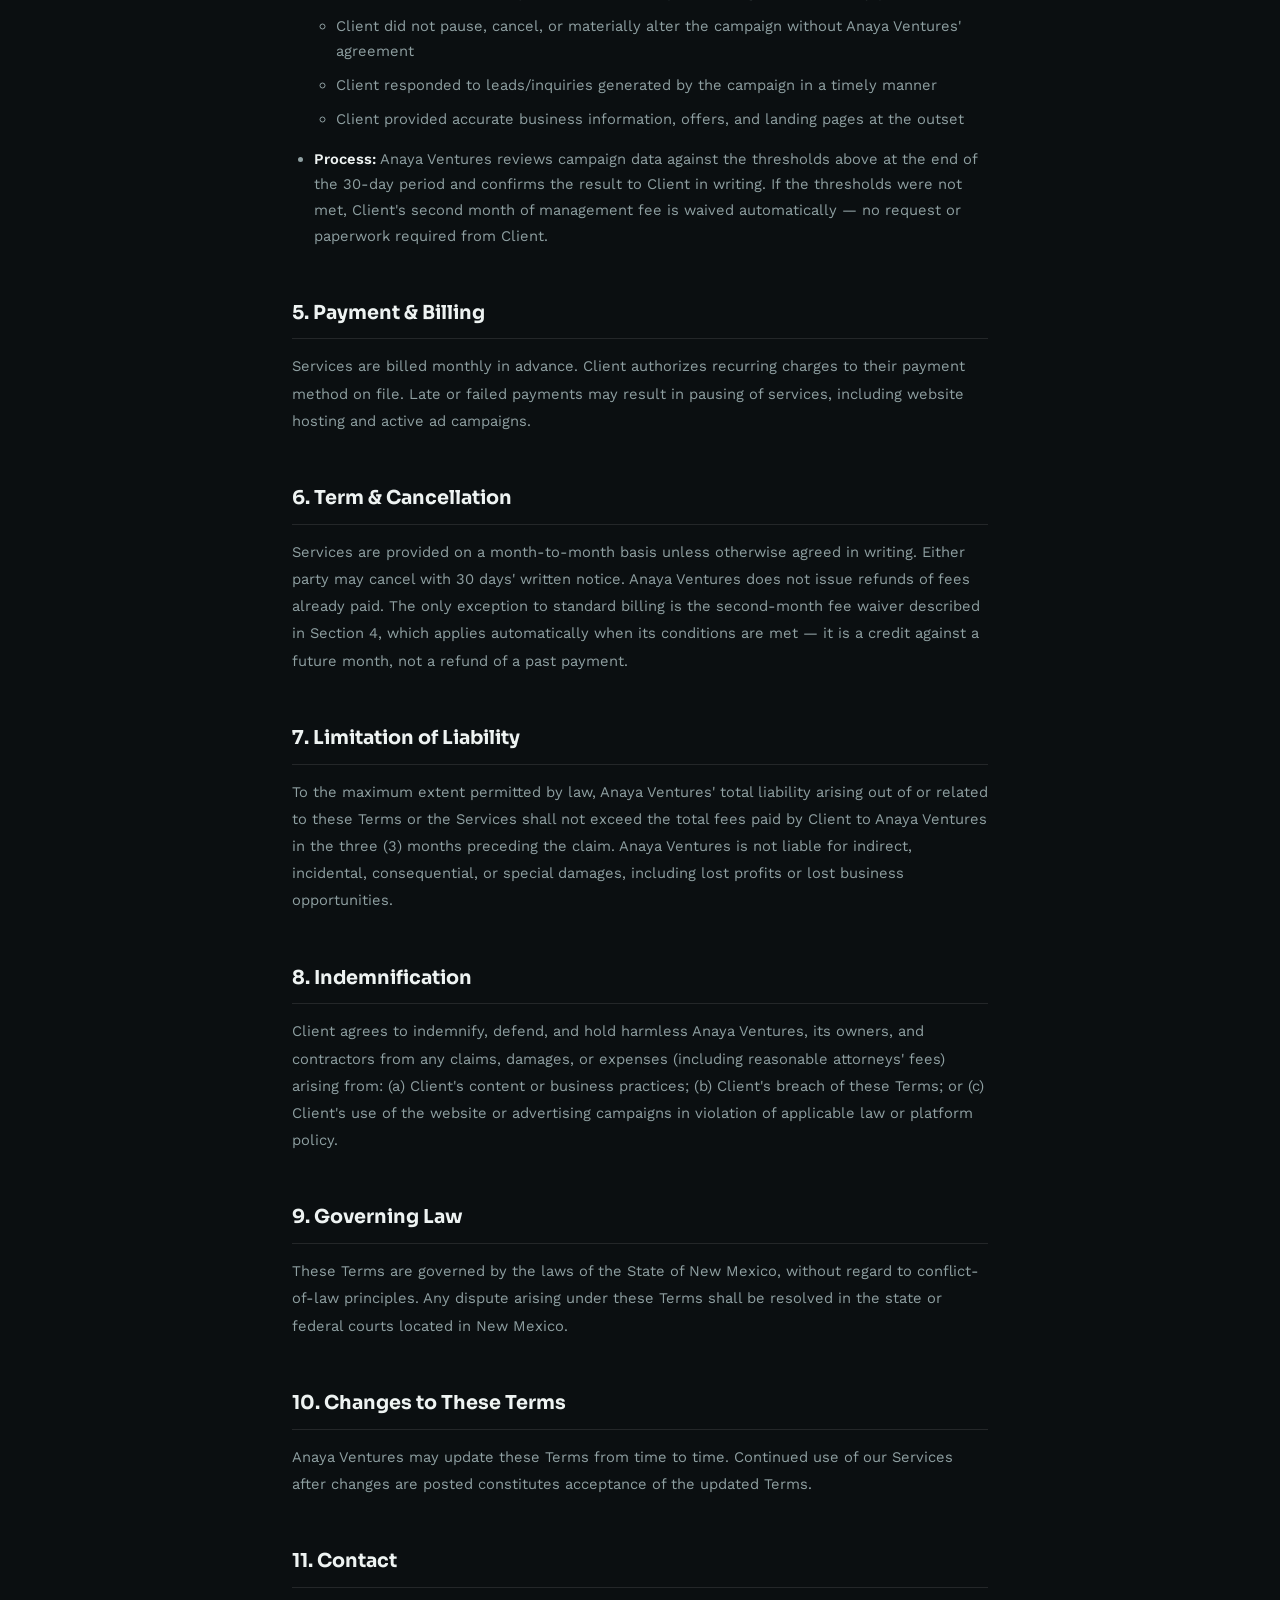
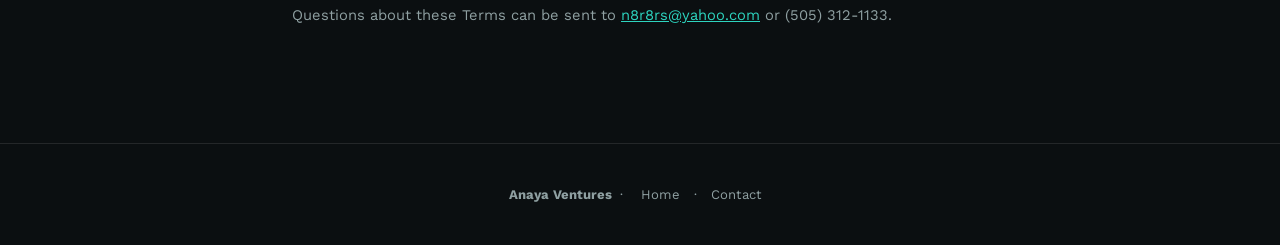
<file: terms.html>
<!DOCTYPE html>
<html lang="en">
<head>
<meta charset="UTF-8">
<meta name="viewport" content="width=device-width, initial-scale=1.0">
<title>Terms &amp; Conditions — Anaya Ventures</title>
<link rel="preconnect" href="https://fonts.googleapis.com">
<link href="https://fonts.googleapis.com/css2?family=Sora:wght@500;600;700;800&family=Work+Sans:wght@300;400;500;600;700&family=IBM+Plex+Mono:wght@500;600&display=swap" rel="stylesheet">
<link rel="stylesheet" href="styles.css">
<link rel="icon" type="image/png" href="favicon.png">
<script type="application/ld+json">
{
  "@context": "https://schema.org",
  "@type": "ProfessionalService",
  "name": "Anaya Ventures",
  "url": "https://anaya-ventures.com",
  "logo": "https://anaya-ventures.com/images/logo.png",
  "image": "https://anaya-ventures.com/images/logo.png",
  "telephone": "+1-505-312-1133",
  "email": "n8r8rs@yahoo.com",
  "description": "Websites and marketing systems built for contractors and trades — custom website design, Facebook and Instagram advertising, missed-call text-back, review management, and a unified inbox.",
  "address": {
    "@type": "PostalAddress",
    "addressLocality": "Albuquerque",
    "addressRegion": "NM",
    "addressCountry": "US"
  },
  "areaServed": ["Albuquerque, NM", "Santa Fe, NM", "Las Cruces, NM", "El Paso, TX"],
  "priceRange": "$197-$747"
}
</script>
<style>
          h1, h2, .display { font-family: 'Sora', sans-serif; }
  a { color: var(--accent); }

    .nav-logo { font-family: 'Sora', sans-serif; font-size: 1.15rem; font-weight: 700; letter-spacing: 0.2px; text-decoration: none; color: var(--text); }

  .page-header { text-align: center; padding: 80px 32px 40px; }
    .page-header h1 { font-size: clamp(2rem, 5vw, 2.8rem); font-weight: 700; letter-spacing: -0.5px; margin-bottom: 14px; }
  .page-header p { color: var(--text-soft); font-size: 0.88rem; }

  .legal-wrap { max-width: 760px; margin: 0 auto; padding: 20px 32px 100px; }

  .legal-wrap h2 {
    font-size: 1.2rem; font-weight: 700; margin-top: 48px; margin-bottom: 14px;
    padding-bottom: 10px; border-bottom: 1px solid var(--border);
  }
  .legal-wrap h2:first-child { margin-top: 0; }
  .legal-wrap h3 { font-size: 1rem; font-weight: 600; margin-top: 24px; margin-bottom: 10px; color: var(--accent); }
  .legal-wrap p { font-size: 0.92rem; color: var(--text-soft); margin-bottom: 14px; line-height: 1.85; }
  .legal-wrap ul, .legal-wrap ol { margin: 0 0 14px 22px; }
  .legal-wrap li { font-size: 0.92rem; color: var(--text-soft); margin-bottom: 8px; line-height: 1.75; }
  .legal-wrap strong { color: var(--text); font-weight: 600; }

  footer { border-top: 1px solid var(--border); padding: 40px 32px; text-align: center; }
  footer p { font-size: 0.82rem; color: var(--text-soft); }
  footer a { color: var(--text-soft); margin: 0 10px; text-decoration: none; }
  footer a:hover { color: var(--accent); }

  @media (max-width: 640px) {
        .page-header { padding: 60px 20px 30px; }
    .legal-wrap { padding: 10px 20px 70px; }
  }
      </style>
</head>
<body>

<div class="site-header">
<nav>
  <a href="index.html" class="nav-logo"><img src="images/logo.png" alt="Anaya Ventures" class="nav-logo-img"><span class="nav-logo-text">ANAYA <span class="accent">VENTURES</span></span></a>
  <a href="contact.html" class="nav-cta">Book a Call</a>
</nav>
</div>

<div class="page-header">
  <span class="eyebrow">Legal</span>
  <h1>Terms &amp; Conditions</h1>
  <p>Last updated: August 2026</p>
</div>

<div class="legal-wrap">

  <h2>1. Agreement to Terms</h2>
  <p>These Terms &amp; Conditions ("Terms") govern your use of services provided by Anaya Ventures ("we," "us," "our"), including website design and development, hosting coordination, and Facebook &amp; Instagram advertising management ("Services"). By engaging our Services, you ("Client," "you") agree to these Terms in full.</p>

  <h2>2. Website Design Services</h2>
  <p>We design, build, and maintain websites for Client based on information, content, and approvals provided by Client. Client is responsible for the accuracy, legality, and rights ownership of all content (text, images, logos, testimonials, and other materials) they provide for use on their website.</p>
  <h3>2.1 No Guaranteed Outcomes</h3>
  <p>We do not guarantee specific business outcomes (traffic, leads, sales, or search engine rankings) from website design services alone. A website is a tool; results depend on many factors outside our control.</p>
  <h3>2.2 Client-Provided Content</h3>
  <p>Client represents that they own or have the right to use all content they provide, and agrees to indemnify and hold Anaya Ventures harmless from any claim (including but not limited to copyright, trademark, defamation, or false advertising claims) arising from that content's use on their website.</p>
  <h3>2.3 Third-Party Platforms</h3>
  <p>Websites and related systems may rely on third-party platforms (e.g., GoHighLevel, domain registrars, hosting providers). We are not responsible for outages, policy changes, or service interruptions caused by these third parties.</p>

  <h2>3. Advertising Services</h2>
  <p>Anaya Ventures provides paid advertising campaign management on Meta (Facebook &amp; Instagram) and, where applicable, Google Ads. This includes campaign strategy, ad creative, audience targeting, and ongoing optimization.</p>
  <h3>3.1 Management Fee vs. Ad Spend</h3>
  <p>Client pays Anaya Ventures a monthly <strong>management fee</strong> for our services. Separately, Client funds their own <strong>ad spend</strong> directly to Meta and/or Google via Client's own ad account and payment method. <strong>Anaya Ventures never collects, holds, or marks up ad spend</strong> — it is paid by Client directly to the advertising platform and is non-refundable by Anaya Ventures under any circumstance, including under the guarantee described in Section 4.</p>
  <h3>3.2 No Guaranteed Results</h3>
  <p>Except as expressly set out in the No-Loss Guarantee (Section 4), Anaya Ventures makes no guarantee of specific leads, sales, return on ad spend, or other outcomes. Advertising platform algorithms, market conditions, and Client's own responsiveness to leads all affect results.</p>
  <h3>3.3 Platform Compliance</h3>
  <p>Client is responsible for ensuring their business, offers, and landing pages comply with Meta and Google advertising policies. Anaya Ventures is not liable for ad account restrictions, disapprovals, or bans resulting from Client's business practices or non-compliant content Client requires be used.</p>
  <h3>3.4 Projections Are Estimates Only</h3>
  <p>Any figures shown on our website or in our marketing materials regarding potential leads, cost per lead, jobs booked, revenue generated, or return on ad spend — including the "What the Math Looks Like" table and similar projections — are <strong>estimates only</strong>, based on general industry benchmarks for home services and trades advertising. They are illustrative, not a forecast, prediction, or promise of any specific result for Client's business. Actual results depend on Client's market, offer, pricing, follow-up speed, and many other factors outside Anaya Ventures' control. These estimates are not part of, and do not expand, the No-Loss Guarantee in Section 4 — the guarantee's only triggers are the tracked-click and tracked-lead thresholds defined there.</p>

  <h2>4. No-Loss Guarantee</h2>
  <p>Clients enrolled in an advertising management plan (currently: the Premium plan) are eligible for the following guarantee on their <strong>first month</strong> of ad campaign management, subject to the conditions below:</p>
  <ul>
    <li><strong>Guarantee period:</strong> the first 30 days from the date the ad campaign is first launched. This is a one-time guarantee for new campaigns, not a recurring monthly promise.</li>
    <li><strong>What you get if it's not met:</strong> Client's second month of management fee is waived in full. This is a service credit, not a cash refund — no money changes hands. Ad spend paid to Meta/Google is never covered or refundable under any circumstance.</li>
    <li><strong>Trigger condition — tracked clicks or tracked leads, not revenue:</strong> This guarantee is based on numbers Anaya Ventures can independently verify from its own campaign data — not on Client-reported sales or revenue, which we have no way to confirm. Two thresholds apply, based on Client's monthly ad spend:
      <ul>
        <li>$500/month minimum ad spend → <strong>50 tracked clicks</strong> OR <strong>10 tracked leads</strong> in the first 30 days</li>
        <li>$1,000/month ad spend → <strong>100 tracked clicks</strong> OR <strong>20 tracked leads</strong> in the first 30 days</li>
        <li>$2,000/month ad spend → <strong>200 tracked clicks</strong> OR <strong>40 tracked leads</strong> in the first 30 days</li>
        <li>Spend levels between or above these tiers scale proportionally.</li>
      </ul>
      <p><strong>Important — how the "or" works:</strong> reaching <em>either</em> threshold — clicks or leads, whichever happens first — satisfies the guarantee, and Client's second month is billed normally. Both thresholds do not need to be missed simultaneously for month two to be waived; conversely, hitting just one of the two means month two is billed as normal, even if the other threshold is not reached. In practice, the tracked-clicks threshold is expected to be reached through normal campaign delivery in nearly every case, since it depends primarily on ad spend and platform delivery rather than on Client's landing page, offer, or market conditions.</p>
      <p>A <strong>"tracked click"</strong> means a link click to Client's website, landing page, or contact form, as recorded in the ad platform's own reporting. A <strong>"tracked lead"</strong> means a form submission, phone call, or direct message generated through the ad campaign, as recorded in Anaya Ventures' ad platform reporting and/or call tracking system.</p>
    </li>
    <li><strong>Conditions to qualify:</strong>
      <ul>
        <li>Client maintained the required minimum ad spend throughout the 30-day period</li>
        <li>Client did not pause, cancel, or materially alter the campaign without Anaya Ventures' agreement</li>
        <li>Client responded to leads/inquiries generated by the campaign in a timely manner</li>
        <li>Client provided accurate business information, offers, and landing pages at the outset</li>
      </ul>
    </li>
    <li><strong>Process:</strong> Anaya Ventures reviews campaign data against the thresholds above at the end of the 30-day period and confirms the result to Client in writing. If the thresholds were not met, Client's second month of management fee is waived automatically — no request or paperwork required from Client.</li>
  </ul>

  <h2>5. Payment &amp; Billing</h2>
  <p>Services are billed monthly in advance. Client authorizes recurring charges to their payment method on file. Late or failed payments may result in pausing of services, including website hosting and active ad campaigns.</p>

  <h2>6. Term &amp; Cancellation</h2>
  <p>Services are provided on a month-to-month basis unless otherwise agreed in writing. Either party may cancel with 30 days' written notice. Anaya Ventures does not issue refunds of fees already paid. The only exception to standard billing is the second-month fee waiver described in Section 4, which applies automatically when its conditions are met — it is a credit against a future month, not a refund of a past payment.</p>

  <h2>7. Limitation of Liability</h2>
  <p>To the maximum extent permitted by law, Anaya Ventures' total liability arising out of or related to these Terms or the Services shall not exceed the total fees paid by Client to Anaya Ventures in the three (3) months preceding the claim. Anaya Ventures is not liable for indirect, incidental, consequential, or special damages, including lost profits or lost business opportunities.</p>

  <h2>8. Indemnification</h2>
  <p>Client agrees to indemnify, defend, and hold harmless Anaya Ventures, its owners, and contractors from any claims, damages, or expenses (including reasonable attorneys' fees) arising from: (a) Client's content or business practices; (b) Client's breach of these Terms; or (c) Client's use of the website or advertising campaigns in violation of applicable law or platform policy.</p>

  <h2>9. Governing Law</h2>
  <p>These Terms are governed by the laws of the State of New Mexico, without regard to conflict-of-law principles. Any dispute arising under these Terms shall be resolved in the state or federal courts located in New Mexico.</p>

  <h2>10. Changes to These Terms</h2>
  <p>Anaya Ventures may update these Terms from time to time. Continued use of our Services after changes are posted constitutes acceptance of the updated Terms.</p>

  <h2>11. Contact</h2>
  <p>Questions about these Terms can be sent to <a href="mailto:n8r8rs@yahoo.com">n8r8rs@yahoo.com</a> or (505) 312-1133.</p>

</div>

<footer>
  <p><strong>Anaya Ventures</strong> &nbsp;·&nbsp; <a href="index.html">Home</a> · <a href="contact.html">Contact</a></p>
</footer>

<div class="mobile-cta-bar">
  <a href="tel:5053121133" class="mobile-cta-btn call">
    <svg width="16" height="16" viewBox="0 0 24 24" fill="none" stroke="currentColor" stroke-width="2.5" stroke-linecap="round" stroke-linejoin="round"><path d="M22 16.92v3a2 2 0 0 1-2.18 2 19.79 19.79 0 0 1-8.63-3.07 19.5 19.5 0 0 1-6-6 19.79 19.79 0 0 1-3.07-8.67A2 2 0 0 1 4.11 2h3a2 2 0 0 1 2 1.72c.127.96.362 1.903.7 2.81a2 2 0 0 1-.45 2.11L8.09 9.91a16 16 0 0 0 6 6l1.27-1.27a2 2 0 0 1 2.11-.45c.907.338 1.85.573 2.81.7A2 2 0 0 1 22 16.92z"/></svg>
    Call
  </a>
  <a href="sms:5053121133" class="mobile-cta-btn text">
    <svg width="16" height="16" viewBox="0 0 24 24" fill="none" stroke="currentColor" stroke-width="2.5" stroke-linecap="round" stroke-linejoin="round"><path d="M21 15a2 2 0 0 1-2 2H7l-4 4V5a2 2 0 0 1 2-2h14a2 2 0 0 1 2 2z"/></svg>
    Text
  </a>
</div>
<script src="https://widgets.leadconnectorhq.com/loader.js" data-resources-url="https://widgets.leadconnectorhq.com/chat-widget/loader.js" data-widget-id="6a760171670b676b676f380c"></script>
</body>
</html>
</file>
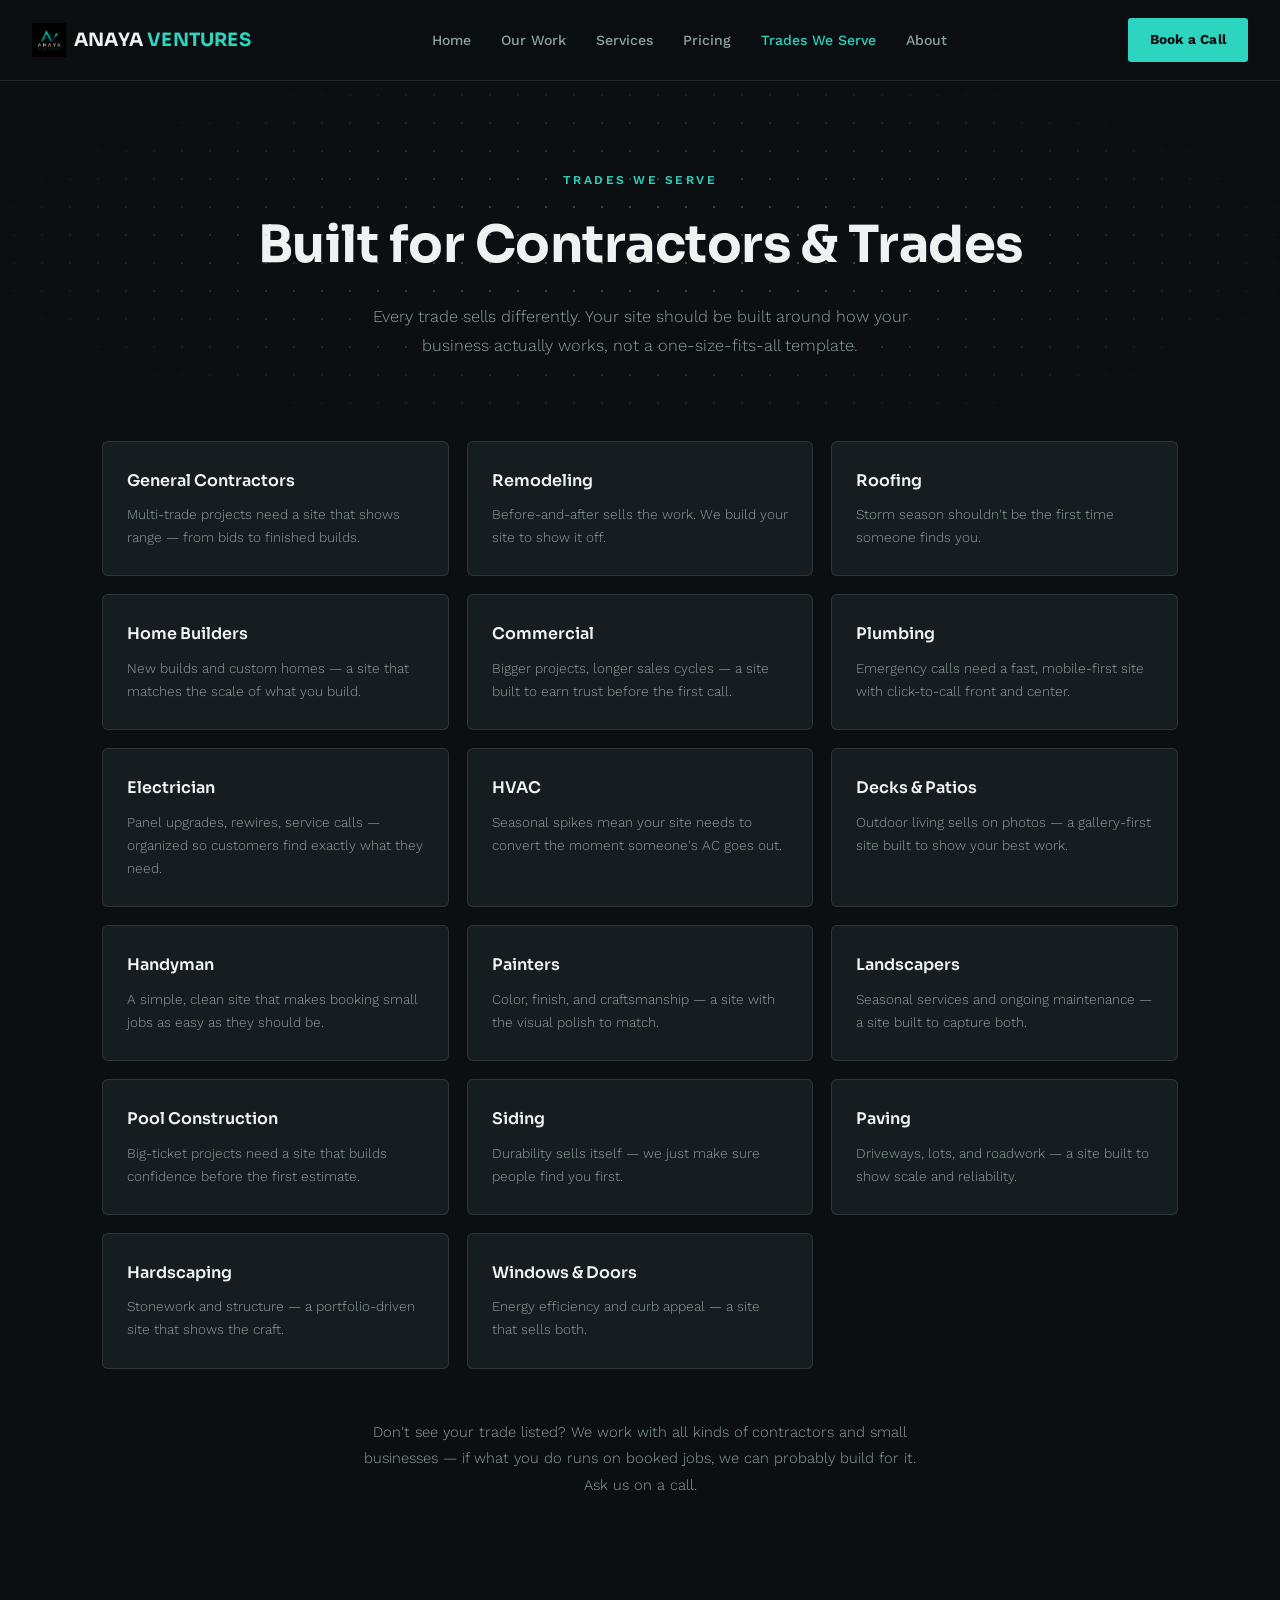
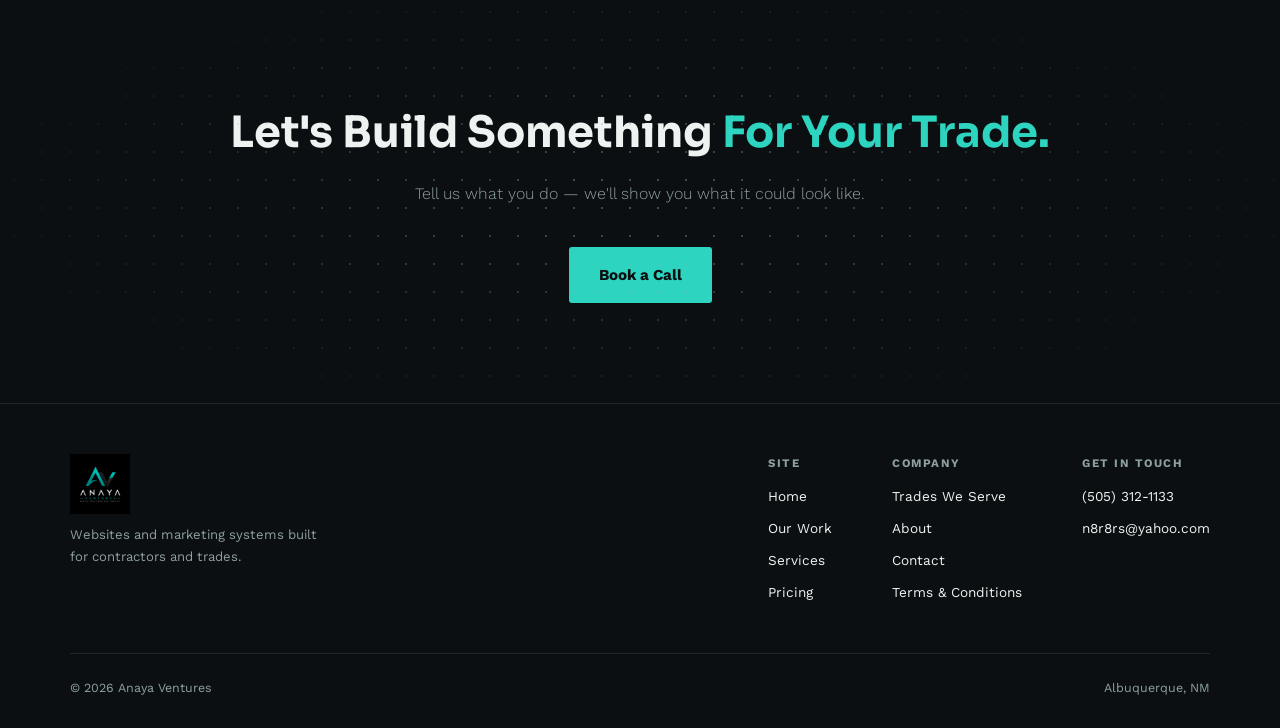
<file: trades-we-serve.html>
<!DOCTYPE html>
<html lang="en">
<head>
<meta charset="UTF-8">
<meta name="viewport" content="width=device-width, initial-scale=1.0">
<title>Trades We Serve — Anaya Ventures</title>
<link rel="preconnect" href="https://fonts.googleapis.com">
<link href="https://fonts.googleapis.com/css2?family=Sora:wght@500;600;700;800&family=Work+Sans:wght@300;400;500;600;700&family=IBM+Plex+Mono:wght@500;600&display=swap" rel="stylesheet">
<link rel="stylesheet" href="styles.css">
<link rel="icon" type="image/png" href="favicon.png">
<script type="application/ld+json">
{
  "@context": "https://schema.org",
  "@type": "ProfessionalService",
  "name": "Anaya Ventures",
  "url": "https://anaya-ventures.com",
  "logo": "https://anaya-ventures.com/images/logo.png",
  "image": "https://anaya-ventures.com/images/logo.png",
  "telephone": "+1-505-312-1133",
  "email": "n8r8rs@yahoo.com",
  "description": "Websites and marketing systems built for contractors and trades — custom website design, Facebook and Instagram advertising, missed-call text-back, review management, and a unified inbox.",
  "address": {
    "@type": "PostalAddress",
    "addressLocality": "Albuquerque",
    "addressRegion": "NM",
    "addressCountry": "US"
  },
  "areaServed": ["Albuquerque, NM", "Santa Fe, NM", "Las Cruces, NM", "El Paso, TX"],
  "priceRange": "$197-$747"
}
</script>
<style>

  .page-header { text-align: center; padding: 90px 32px 60px; position: relative; overflow: hidden; }
    .page-header h1 { font-size: clamp(2.2rem, 5vw, 3.2rem); font-weight: 700; letter-spacing: -0.5px; margin-bottom: 16px; }
  .page-header p { color: var(--text-soft); max-width: 560px; margin: 0 auto; font-size: 1.02rem; font-weight: 300; line-height: 1.8; }

  .section { padding: 20px 32px 100px; max-width: 1140px; margin: 0 auto; }

  .trades-grid { display: grid; grid-template-columns: repeat(3, 1fr); gap: 18px; }

  .trade-card {
    background: var(--card); border: 1px solid var(--border); border-radius: 6px;
    padding: 26px 24px; transition: border-color 0.2s, transform 0.2s;
  }
  .trade-card:hover { border-color: var(--accent); transform: translateY(-3px); }
  .trade-card h3 { font-size: 1rem; font-weight: 600; margin-bottom: 10px; }
  .trade-card p { font-size: 0.85rem; font-weight: 300; color: var(--text-soft); line-height: 1.7; }

  .trades-footnote {
    text-align: center; margin-top: 50px; max-width: 560px; margin-left: auto; margin-right: auto;
    color: var(--text-soft); font-size: 0.92rem; font-weight: 300; line-height: 1.8;
  }

  @media (max-width: 900px) {
    .nav-links { display: none; }
    .trades-grid { grid-template-columns: repeat(2, 1fr); }
  }
  @media (max-width: 640px) {
        .page-header { padding: 70px 20px 40px; }
    .section { padding: 10px 20px 70px; }
    .trades-grid { gap: 10px; }
    .trade-card { padding: 16px 14px; }
    .trade-card h3 { font-size: 0.88rem; margin-bottom: 6px; }
    .trade-card p { font-size: 0.76rem; line-height: 1.5; }
          }
      </style>
</head>
<body>

<div class="site-header">
<nav>
  <a href="index.html" class="nav-logo"><img src="images/logo.png" alt="Anaya Ventures" class="nav-logo-img"><span class="nav-logo-text">ANAYA <span class="accent">VENTURES</span></span></a>
  <ul class="nav-links">
    <li><a href="index.html">Home</a></li>
    <li><a href="our-work.html">Our Work</a></li>
    <li>
      <a href="services.html">Services</a>
      <div class="dropdown-panel">
        <a href="websites.html">Websites</a>
        <a href="advertisements.html">Advertisements</a>
        <a href="auto-call-text-back.html">Auto Call/Text Back</a>
        <a href="review-protection.html">Review Protection</a>
        <a href="command-center.html">Command Center</a>
      </div>
    </li>
    <li><a href="pricing.html">Pricing</a></li>
    <li><a href="trades-we-serve.html" class="active">Trades We Serve</a></li>
    <li><a href="about.html">About</a></li>
  </ul>
  <div class="nav-right">
    <a href="contact.html" class="nav-cta">Book a Call</a>
    <button type="button" class="nav-toggle-btn" id="navToggleBtn" aria-label="Toggle menu" aria-expanded="false">
      <span></span><span></span><span></span>
    </button>
  </div>
</nav>

<div class="mobile-menu" id="mobileMenu">
  <a href="index.html">Home</a>
  <a href="our-work.html">Our Work</a>
  <a href="services.html">Services</a>
  <a href="websites.html" class="sub-link">Websites</a>
  <a href="advertisements.html" class="sub-link">Advertisements</a>
  <a href="auto-call-text-back.html" class="sub-link">Auto Call/Text Back</a>
  <a href="review-protection.html" class="sub-link">Review Protection</a>
  <a href="command-center.html" class="sub-link">Command Center</a>
  <a href="pricing.html">Pricing</a>
  <a href="trades-we-serve.html">Trades We Serve</a>
  <a href="about.html">About</a>
  <a href="contact.html">Contact</a>
</div>
</div>

<script>
  (function () {
    var btn = document.getElementById('navToggleBtn');
    var menu = document.getElementById('mobileMenu');
    if (!btn || !menu) return;
    btn.addEventListener('click', function () {
      var isOpen = menu.classList.toggle('open');
      btn.classList.toggle('open', isOpen);
      btn.setAttribute('aria-expanded', isOpen ? 'true' : 'false');
    });
    menu.querySelectorAll('a').forEach(function (a) {
      a.addEventListener('click', function () {
        menu.classList.remove('open');
        btn.classList.remove('open');
        btn.setAttribute('aria-expanded', 'false');
      });
    });
  })();
</script>

<div class="page-header">
  <div class="section-texture"></div>
  <span class="eyebrow">Trades We Serve</span>
  <h1>Built for Contractors &amp; Trades</h1>
  <p>Every trade sells differently. Your site should be built around how your business actually works, not a one-size-fits-all template.</p>
</div>

<section class="section">
  <div class="trades-grid">
    <div class="trade-card"><h3>General Contractors</h3><p>Multi-trade projects need a site that shows range — from bids to finished builds.</p></div>
    <div class="trade-card"><h3>Remodeling</h3><p>Before-and-after sells the work. We build your site to show it off.</p></div>
    <div class="trade-card"><h3>Roofing</h3><p>Storm season shouldn't be the first time someone finds you.</p></div>
    <div class="trade-card"><h3>Home Builders</h3><p>New builds and custom homes — a site that matches the scale of what you build.</p></div>
    <div class="trade-card"><h3>Commercial</h3><p>Bigger projects, longer sales cycles — a site built to earn trust before the first call.</p></div>
    <div class="trade-card"><h3>Plumbing</h3><p>Emergency calls need a fast, mobile-first site with click-to-call front and center.</p></div>
    <div class="trade-card"><h3>Electrician</h3><p>Panel upgrades, rewires, service calls — organized so customers find exactly what they need.</p></div>
    <div class="trade-card"><h3>HVAC</h3><p>Seasonal spikes mean your site needs to convert the moment someone's AC goes out.</p></div>
    <div class="trade-card"><h3>Decks &amp; Patios</h3><p>Outdoor living sells on photos — a gallery-first site built to show your best work.</p></div>
    <div class="trade-card"><h3>Handyman</h3><p>A simple, clean site that makes booking small jobs as easy as they should be.</p></div>
    <div class="trade-card"><h3>Painters</h3><p>Color, finish, and craftsmanship — a site with the visual polish to match.</p></div>
    <div class="trade-card"><h3>Landscapers</h3><p>Seasonal services and ongoing maintenance — a site built to capture both.</p></div>
    <div class="trade-card"><h3>Pool Construction</h3><p>Big-ticket projects need a site that builds confidence before the first estimate.</p></div>
    <div class="trade-card"><h3>Siding</h3><p>Durability sells itself — we just make sure people find you first.</p></div>
    <div class="trade-card"><h3>Paving</h3><p>Driveways, lots, and roadwork — a site built to show scale and reliability.</p></div>
    <div class="trade-card"><h3>Hardscaping</h3><p>Stonework and structure — a portfolio-driven site that shows the craft.</p></div>
    <div class="trade-card"><h3>Windows &amp; Doors</h3><p>Energy efficiency and curb appeal — a site that sells both.</p></div>
  </div>

  <p class="trades-footnote">Don't see your trade listed? We work with all kinds of contractors and small businesses — if what you do runs on booked jobs, we can probably build for it. Ask us on a call.</p>
</section>

<div class="cta-band">
  <div class="section-texture"></div>
  <h2>Let's Build Something <em>For Your Trade.</em></h2>
  <p>Tell us what you do — we'll show you what it could look like.</p>
  <a href="contact.html" class="btn-primary">Book a Call</a>
</div>

<footer>
  <div class="footer-inner">
    <div class="footer-brand">
      <a href="index.html" class="nav-logo"><img src="images/logo.png" alt="Anaya Ventures" class="nav-logo-img"></a>
      <p>Websites and marketing systems built for contractors and trades.</p>
    </div>
    <div class="footer-links">
      <div class="footer-col">
        <h5>Site</h5>
        <a href="index.html">Home</a>
        <a href="our-work.html">Our Work</a>
        <a href="services.html">Services</a>
        <a href="pricing.html">Pricing</a>
      </div>
      <div class="footer-col">
        <h5>Company</h5>
        <a href="trades-we-serve.html">Trades We Serve</a>
        <a href="about.html">About</a>
        <a href="contact.html">Contact</a>
        <a href="terms.html">Terms &amp; Conditions</a>
      </div>
      <div class="footer-col">
        <h5>Get In Touch</h5>
        <a href="tel:5053121133">(505) 312-1133</a>
        <a href="mailto:n8r8rs@yahoo.com">n8r8rs@yahoo.com</a>
      </div>
    </div>
  </div>
  <div class="footer-bottom">
    <span>© 2026 Anaya Ventures</span>
    <span>Albuquerque, NM</span>
  </div>
</footer>

<div class="mobile-cta-bar">
  <a href="tel:5053121133" class="mobile-cta-btn call">
    <svg width="16" height="16" viewBox="0 0 24 24" fill="none" stroke="currentColor" stroke-width="2.5" stroke-linecap="round" stroke-linejoin="round"><path d="M22 16.92v3a2 2 0 0 1-2.18 2 19.79 19.79 0 0 1-8.63-3.07 19.5 19.5 0 0 1-6-6 19.79 19.79 0 0 1-3.07-8.67A2 2 0 0 1 4.11 2h3a2 2 0 0 1 2 1.72c.127.96.362 1.903.7 2.81a2 2 0 0 1-.45 2.11L8.09 9.91a16 16 0 0 0 6 6l1.27-1.27a2 2 0 0 1 2.11-.45c.907.338 1.85.573 2.81.7A2 2 0 0 1 22 16.92z"/></svg>
    Call
  </a>
  <a href="sms:5053121133" class="mobile-cta-btn text">
    <svg width="16" height="16" viewBox="0 0 24 24" fill="none" stroke="currentColor" stroke-width="2.5" stroke-linecap="round" stroke-linejoin="round"><path d="M21 15a2 2 0 0 1-2 2H7l-4 4V5a2 2 0 0 1 2-2h14a2 2 0 0 1 2 2z"/></svg>
    Text
  </a>
</div>
<script src="https://widgets.leadconnectorhq.com/loader.js" data-resources-url="https://widgets.leadconnectorhq.com/chat-widget/loader.js" data-widget-id="6a760171670b676b676f380c"></script>
</body>
</html>
</file>
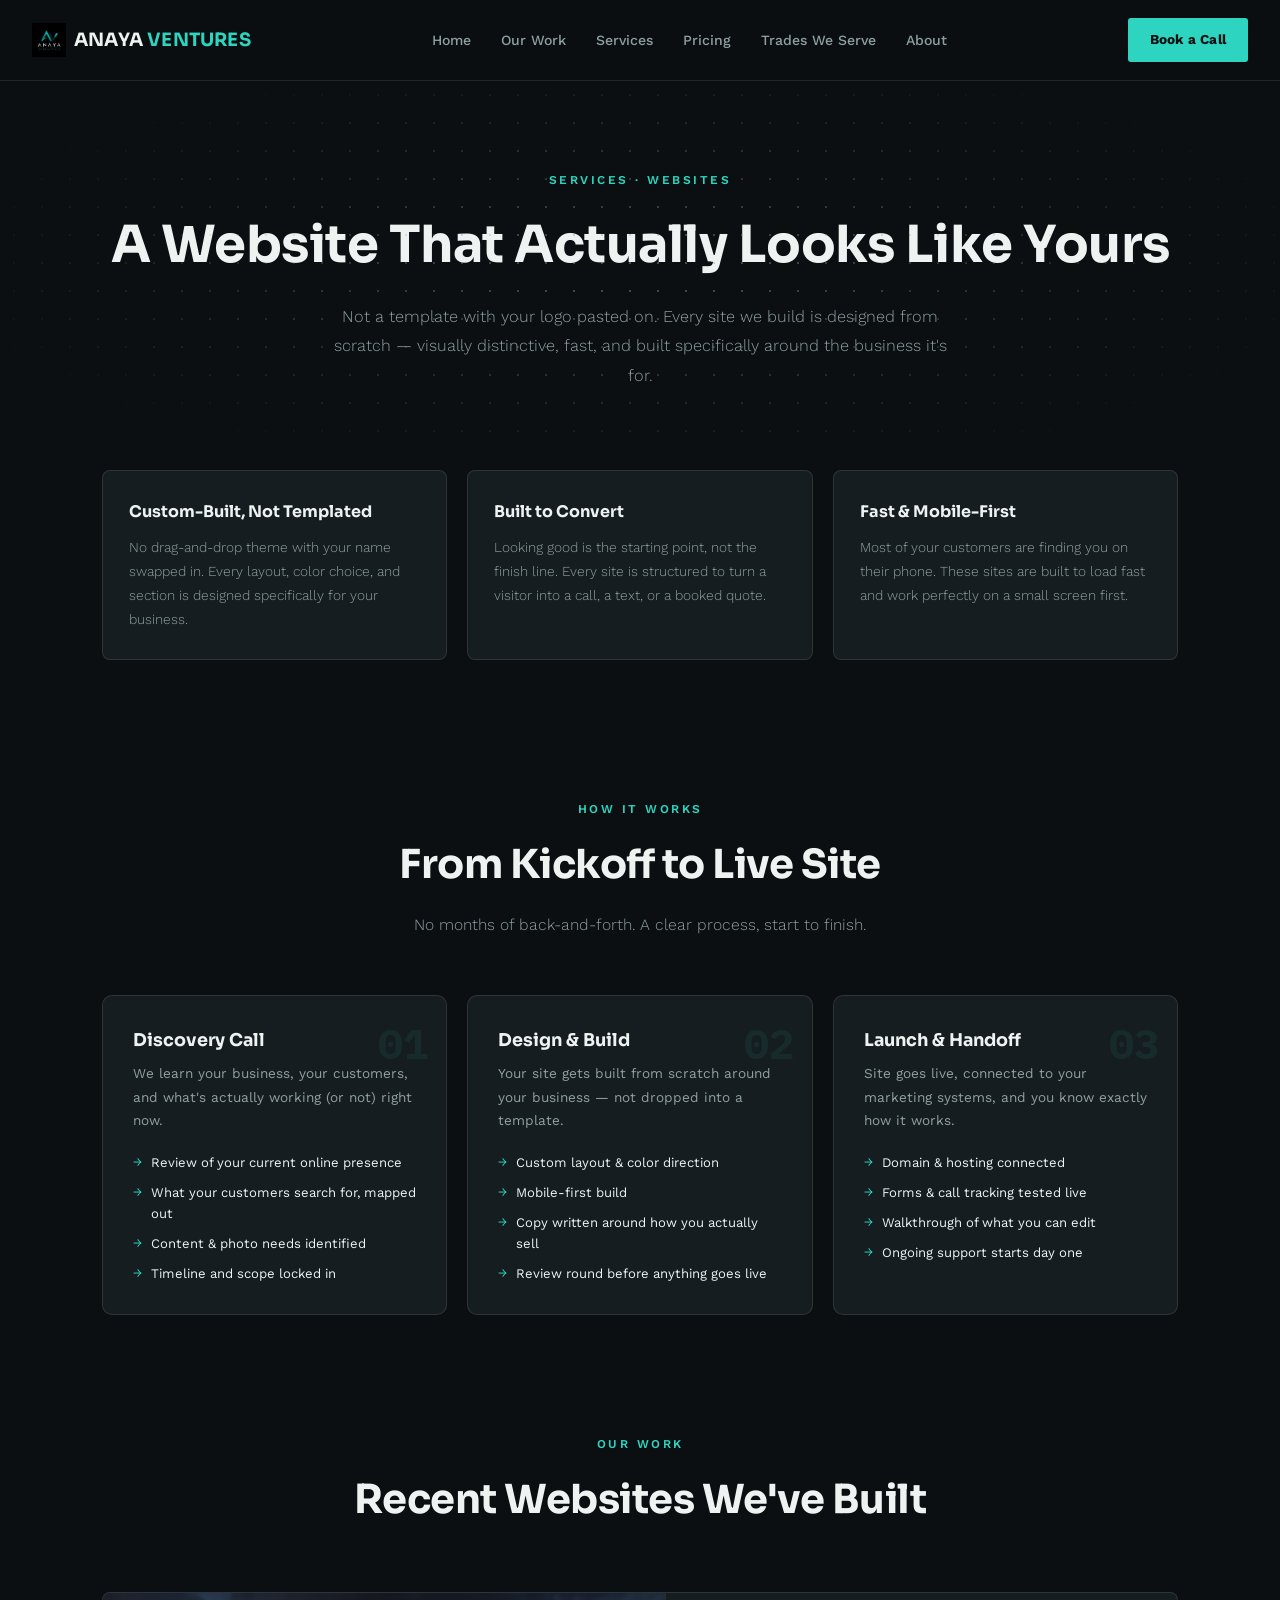
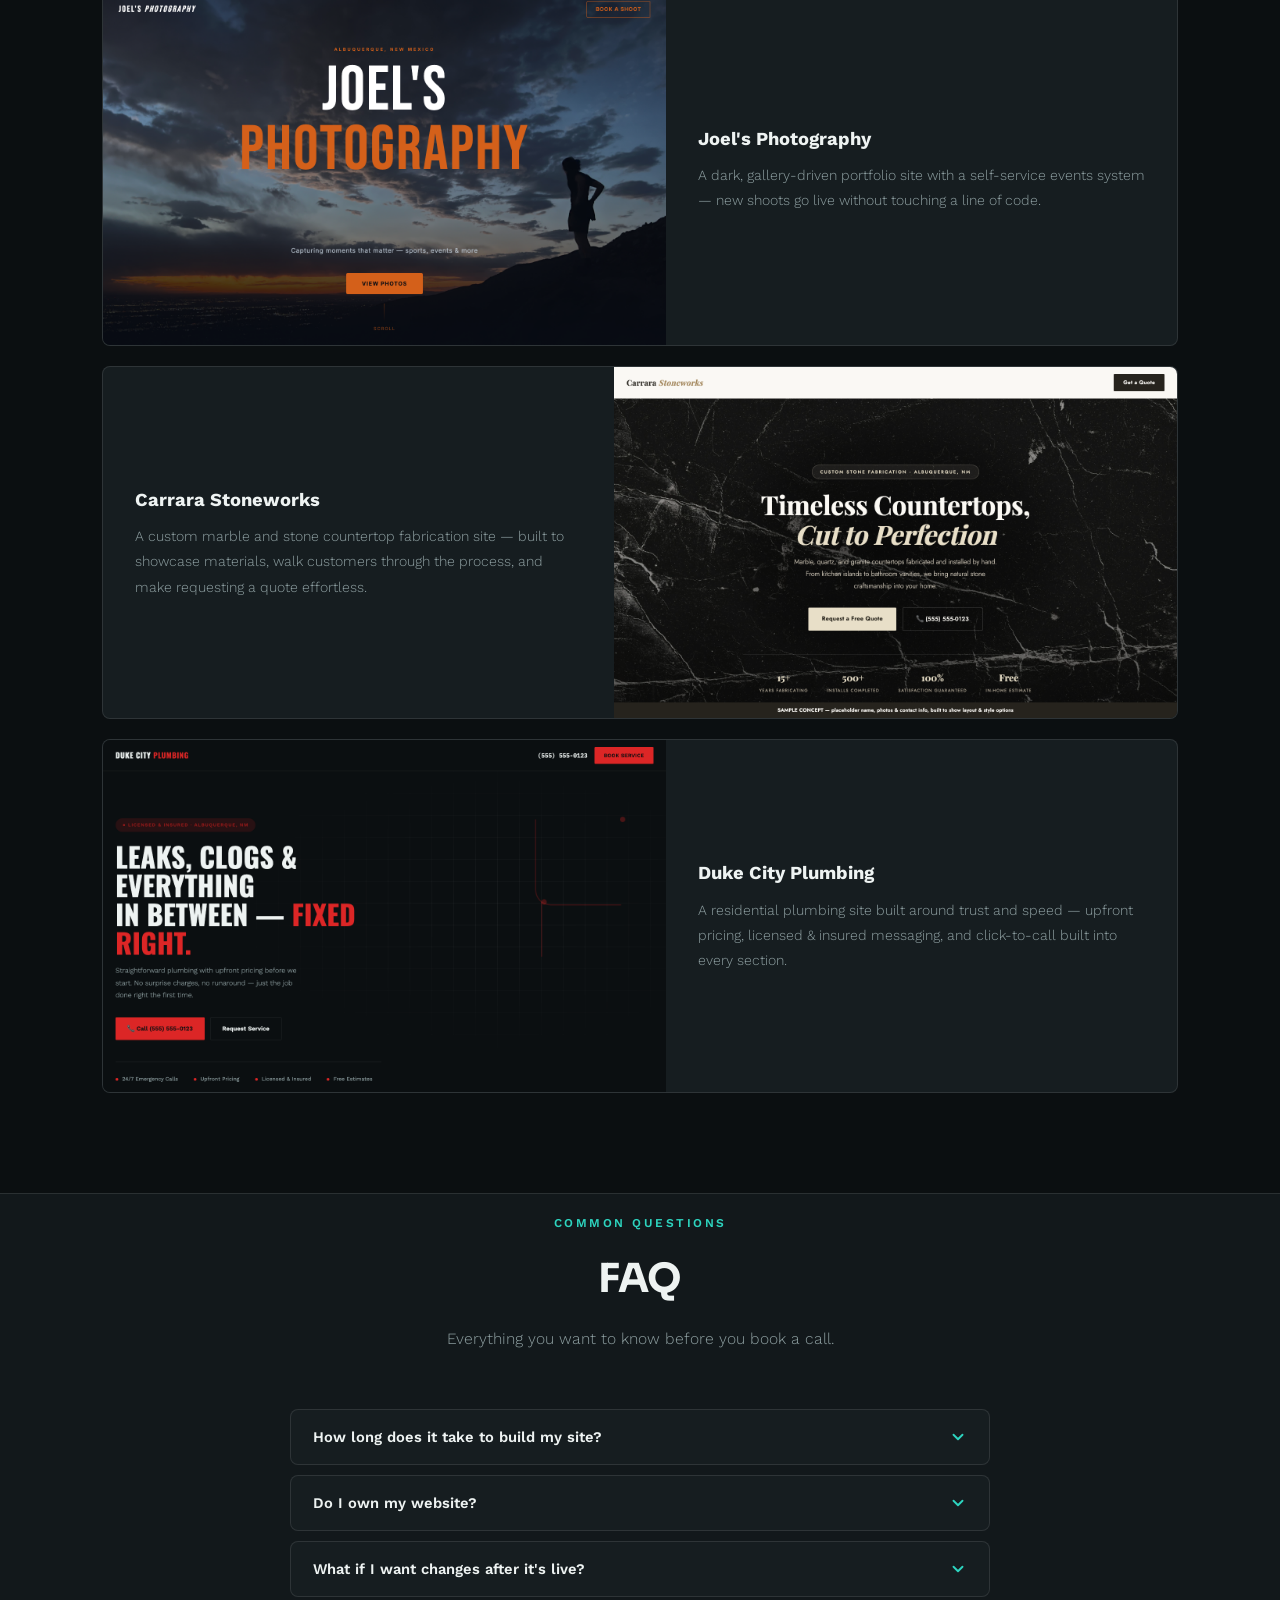
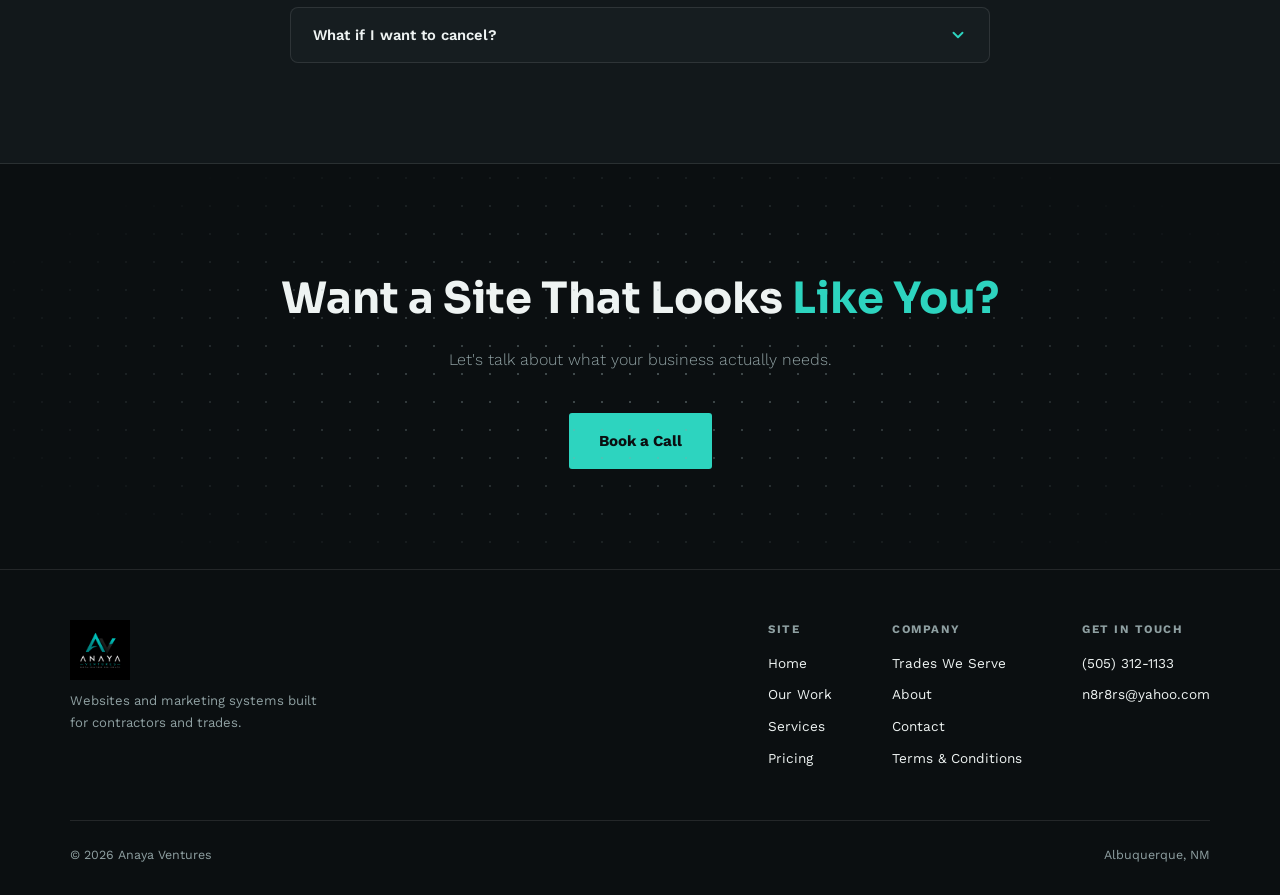
<file: websites.html>
<!DOCTYPE html>
<html lang="en">
<head>
<meta charset="UTF-8">
<meta name="viewport" content="width=device-width, initial-scale=1.0">
<title>Websites — Anaya Ventures</title>
<link rel="preconnect" href="https://fonts.googleapis.com">
<link href="https://fonts.googleapis.com/css2?family=Sora:wght@500;600;700;800&family=Work+Sans:wght@300;400;500;600;700&family=IBM+Plex+Mono:wght@500;600&display=swap" rel="stylesheet">
<link rel="stylesheet" href="styles.css">
<link rel="icon" type="image/png" href="favicon.png">
<script type="application/ld+json">
{
  "@context": "https://schema.org",
  "@type": "ProfessionalService",
  "name": "Anaya Ventures",
  "url": "https://anaya-ventures.com",
  "logo": "https://anaya-ventures.com/images/logo.png",
  "image": "https://anaya-ventures.com/images/logo.png",
  "telephone": "+1-505-312-1133",
  "email": "n8r8rs@yahoo.com",
  "description": "Websites and marketing systems built for contractors and trades — custom website design, Facebook and Instagram advertising, missed-call text-back, review management, and a unified inbox.",
  "address": {
    "@type": "PostalAddress",
    "addressLocality": "Albuquerque",
    "addressRegion": "NM",
    "addressCountry": "US"
  },
  "areaServed": ["Albuquerque, NM", "Santa Fe, NM", "Las Cruces, NM", "El Paso, TX"],
  "priceRange": "$197-$747"
}
</script>
<style>

  .page-header { text-align: center; padding: 90px 32px 60px; position: relative; overflow: hidden; }
    .page-header h1 { font-size: clamp(2.2rem, 5vw, 3.2rem); font-weight: 700; letter-spacing: -0.5px; margin-bottom: 16px; }
  .page-header p { color: var(--text-soft); max-width: 620px; margin: 0 auto; font-size: 1.02rem; font-weight: 300; line-height: 1.8; }

  .section { padding: 20px 32px 100px; max-width: 1140px; margin: 0 auto; }

  .why-grid { display: grid; grid-template-columns: repeat(3, 1fr); gap: 20px; margin-bottom: 20px; }

  .why-card { background: var(--card); border: 1px solid var(--border); border-radius: 8px; padding: 28px 26px; }
  .why-card h3 { font-size: 1rem; font-weight: 700; margin-bottom: 10px; }
  .why-card p { font-size: 0.86rem; color: var(--text-soft); font-weight: 300; line-height: 1.75; }

  /* ─── PROCESS ─── */
  .process-grid { display: grid; grid-template-columns: repeat(3, 1fr); gap: 20px; }
  .process-card {
    background: var(--card); border: 1px solid var(--border); border-radius: 10px;
    padding: 30px; position: relative; overflow: hidden;
    transition: border-color 0.2s, transform 0.2s;
  }
  .process-card:hover { border-color: var(--accent); transform: translateY(-3px); }
  .big-num { position: absolute; top: 14px; right: 18px; font-family: 'IBM Plex Mono', monospace; font-size: 2.6rem; font-weight: 700; color: rgba(45,212,191,0.08); }
  .process-card h3 { font-size: 1.1rem; font-weight: 700; margin-bottom: 8px; }
  .card-sub { font-size: 0.85rem; color: var(--text-soft); margin-bottom: 20px; line-height: 1.7; }
  .bullet-list { list-style: none; display: flex; flex-direction: column; gap: 9px; }
  .bullet-list li { font-size: 0.82rem; color: var(--text); padding-left: 18px; position: relative; }
  .bullet-list li::before { content: '→'; position: absolute; left: 0; color: var(--accent); font-size: 0.75rem; top: 1px; }

  /* ─── FAQ ─── */

  /* ─── PORTFOLIO SHOWCASE ─── */
  .work-list { display: flex; flex-direction: column; gap: 20px; margin-top: 60px; }

  .work-item {
    display: grid; grid-template-columns: 1.1fr 1fr;
    background: var(--card); border: 1px solid var(--border); border-radius: 8px;
    overflow: hidden; transition: border-color 0.2s;
    text-decoration: none;
  }
  .work-item:hover { border-color: var(--accent); }
  .work-item:nth-child(even) { grid-template-columns: 1fr 1.1fr; }
  .work-item:nth-child(even) .work-item-img { order: 2; }
  .work-item-img img { width: 100%; height: 100%; object-fit: cover; object-position: top; display: block; min-height: 240px; }
  .work-item-body { padding: 32px; display: flex; flex-direction: column; justify-content: center; }
  .work-item-body h4 { font-size: 1.15rem; font-weight: 700; margin-bottom: 10px; }
  .work-item-body p { font-size: 0.88rem; font-weight: 300; color: var(--text-soft); line-height: 1.8; }

  @media (max-width: 900px) {
    .nav-links { display: none; }
    .why-grid { grid-template-columns: 1fr; }
    .process-grid { grid-template-columns: 1fr; }
    .work-item, .work-item:nth-child(even) { grid-template-columns: 1fr; }
    .work-item:nth-child(even) .work-item-img { order: 0; }
  }
  @media (max-width: 640px) {
        .page-header { padding: 70px 20px 40px; }
    .section { padding: 10px 20px 70px; }
    .work-item-body { padding: 24px; }
          }
      </style>
</head>
<body>

<div class="site-header">
<nav>
  <a href="index.html" class="nav-logo"><img src="images/logo.png" alt="Anaya Ventures" class="nav-logo-img"><span class="nav-logo-text">ANAYA <span class="accent">VENTURES</span></span></a>
  <ul class="nav-links">
    <li><a href="index.html">Home</a></li>
    <li><a href="our-work.html">Our Work</a></li>
    <li>
      <a href="services.html">Services</a>
      <div class="dropdown-panel">
        <a href="websites.html" class="active">Websites</a>
        <a href="advertisements.html">Advertisements</a>
        <a href="auto-call-text-back.html">Auto Call/Text Back</a>
        <a href="review-protection.html">Review Protection</a>
        <a href="command-center.html">Command Center</a>
      </div>
    </li>
    <li><a href="pricing.html">Pricing</a></li>
    <li><a href="trades-we-serve.html">Trades We Serve</a></li>
    <li><a href="about.html">About</a></li>
  </ul>
  <div class="nav-right">
    <a href="contact.html" class="nav-cta">Book a Call</a>
    <button type="button" class="nav-toggle-btn" id="navToggleBtn" aria-label="Toggle menu" aria-expanded="false">
      <span></span><span></span><span></span>
    </button>
  </div>
</nav>

<div class="mobile-menu" id="mobileMenu">
  <a href="index.html">Home</a>
  <a href="our-work.html">Our Work</a>
  <a href="services.html">Services</a>
  <a href="websites.html" class="sub-link">Websites</a>
  <a href="advertisements.html" class="sub-link">Advertisements</a>
  <a href="auto-call-text-back.html" class="sub-link">Auto Call/Text Back</a>
  <a href="review-protection.html" class="sub-link">Review Protection</a>
  <a href="command-center.html" class="sub-link">Command Center</a>
  <a href="pricing.html">Pricing</a>
  <a href="trades-we-serve.html">Trades We Serve</a>
  <a href="about.html">About</a>
  <a href="contact.html">Contact</a>
</div>
</div>

<script>
  (function () {
    var btn = document.getElementById('navToggleBtn');
    var menu = document.getElementById('mobileMenu');
    if (!btn || !menu) return;
    btn.addEventListener('click', function () {
      var isOpen = menu.classList.toggle('open');
      btn.classList.toggle('open', isOpen);
      btn.setAttribute('aria-expanded', isOpen ? 'true' : 'false');
    });
    menu.querySelectorAll('a').forEach(function (a) {
      a.addEventListener('click', function () {
        menu.classList.remove('open');
        btn.classList.remove('open');
        btn.setAttribute('aria-expanded', 'false');
      });
    });
  })();
</script>

<div class="page-header">
  <div class="section-texture"></div>
  <span class="eyebrow">Services · Websites</span>
  <h1>A Website That Actually Looks Like Yours</h1>
  <p>Not a template with your logo pasted on. Every site we build is designed from scratch — visually distinctive, fast, and built specifically around the business it's for.</p>
</div>

<section class="section">
  <div class="why-grid">
    <div class="why-card">
      <h3>Custom-Built, Not Templated</h3>
      <p>No drag-and-drop theme with your name swapped in. Every layout, color choice, and section is designed specifically for your business.</p>
    </div>
    <div class="why-card">
      <h3>Built to Convert</h3>
      <p>Looking good is the starting point, not the finish line. Every site is structured to turn a visitor into a call, a text, or a booked quote.</p>
    </div>
    <div class="why-card">
      <h3>Fast &amp; Mobile-First</h3>
      <p>Most of your customers are finding you on their phone. These sites are built to load fast and work perfectly on a small screen first.</p>
    </div>
  </div>
</section>

<section class="section">
  <span class="eyebrow">How It Works</span>
  <h2 class="section-h">From Kickoff to Live Site</h2>
  <p class="section-p">No months of back-and-forth. A clear process, start to finish.</p>

  <div class="process-grid">
    <div class="process-card">
      <div class="big-num">01</div>
      <h3>Discovery Call</h3>
      <p class="card-sub">We learn your business, your customers, and what's actually working (or not) right now.</p>
      <ul class="bullet-list">
        <li>Review of your current online presence</li>
        <li>What your customers search for, mapped out</li>
        <li>Content &amp; photo needs identified</li>
        <li>Timeline and scope locked in</li>
      </ul>
    </div>
    <div class="process-card">
      <div class="big-num">02</div>
      <h3>Design &amp; Build</h3>
      <p class="card-sub">Your site gets built from scratch around your business — not dropped into a template.</p>
      <ul class="bullet-list">
        <li>Custom layout &amp; color direction</li>
        <li>Mobile-first build</li>
        <li>Copy written around how you actually sell</li>
        <li>Review round before anything goes live</li>
      </ul>
    </div>
    <div class="process-card">
      <div class="big-num">03</div>
      <h3>Launch &amp; Handoff</h3>
      <p class="card-sub">Site goes live, connected to your marketing systems, and you know exactly how it works.</p>
      <ul class="bullet-list">
        <li>Domain &amp; hosting connected</li>
        <li>Forms &amp; call tracking tested live</li>
        <li>Walkthrough of what you can edit</li>
        <li>Ongoing support starts day one</li>
      </ul>
    </div>
  </div>
</section>

<section class="section">
  <span class="eyebrow">Our Work</span>
  <h2 class="section-h">Recent Websites We've Built</h2>
  <div class="work-list">
    <a class="work-item" href="https://n8r8rs-hub.github.io/joels-photography/" target="_blank" rel="noopener">
      <div class="work-item-img"><img src="images/joels-photography.png" alt="Joel's Photography website"></div>
      <div class="work-item-body">
        <h4>Joel's Photography</h4>
        <p>A dark, gallery-driven portfolio site with a self-service events system — new shoots go live without touching a line of code.</p>
      </div>
    </a>
    <div class="work-item">
      <div class="work-item-img"><img src="images/carrara-stoneworks.png" alt="Carrara Stoneworks website"></div>
      <div class="work-item-body">
        <h4>Carrara Stoneworks</h4>
        <p>A custom marble and stone countertop fabrication site — built to showcase materials, walk customers through the process, and make requesting a quote effortless.</p>
      </div>
    </div>
    <div class="work-item">
      <div class="work-item-img"><img src="images/anaya-plumbers.png" alt="Duke City Plumbing website"></div>
      <div class="work-item-body">
        <h4>Duke City Plumbing</h4>
        <p>A residential plumbing site built around trust and speed — upfront pricing, licensed &amp; insured messaging, and click-to-call built into every section.</p>
      </div>
    </div>
  </div>
</section>

<div class="alt-band">
  <section class="section">
    <span class="eyebrow">Common Questions</span>
    <h2 class="section-h">FAQ</h2>
    <p class="section-p">Everything you want to know before you book a call.</p>

    <div class="faq-list">
      <div class="faq-item">
        <button type="button" class="faq-q">
          How long does it take to build my site?
          <svg class="faq-chevron" width="18" height="18" viewBox="0 0 24 24" fill="none" stroke="currentColor" stroke-width="2.5" stroke-linecap="round" stroke-linejoin="round"><polyline points="6 9 12 15 18 9"/></svg>
        </button>
        <div class="faq-a">Most sites go from kickoff call to launch in 2–4 weeks, depending on how quickly we get your content and photos back. We'll give you a clear timeline on the discovery call, before any work starts.</div>
      </div>
      <div class="faq-item">
        <button type="button" class="faq-q">
          Do I own my website?
          <svg class="faq-chevron" width="18" height="18" viewBox="0 0 24 24" fill="none" stroke="currentColor" stroke-width="2.5" stroke-linecap="round" stroke-linejoin="round"><polyline points="6 9 12 15 18 9"/></svg>
        </button>
        <div class="faq-a">Every site is built specifically for your business — not a template you're renting. Hosting and your domain are included as part of your plan; the full details are in our Terms &amp; Conditions.</div>
      </div>
      <div class="faq-item">
        <button type="button" class="faq-q">
          What if I want changes after it's live?
          <svg class="faq-chevron" width="18" height="18" viewBox="0 0 24 24" fill="none" stroke="currentColor" stroke-width="2.5" stroke-linecap="round" stroke-linejoin="round"><polyline points="6 9 12 15 18 9"/></svg>
        </button>
        <div class="faq-a">Ongoing website maintenance is included in every plan — send us what you need changed and we'll handle it. No per-edit invoices or waiting on a developer queue.</div>
      </div>
      <div class="faq-item">
        <button type="button" class="faq-q">
          What if I want to cancel?
          <svg class="faq-chevron" width="18" height="18" viewBox="0 0 24 24" fill="none" stroke="currentColor" stroke-width="2.5" stroke-linecap="round" stroke-linejoin="round"><polyline points="6 9 12 15 18 9"/></svg>
        </button>
        <div class="faq-a">Services run month-to-month — you can cancel anytime with 30 days' written notice. See our Terms &amp; Conditions for the full details.</div>
      </div>
    </div>
  </section>
</div>

<div class="cta-band">
  <div class="section-texture"></div>
  <h2>Want a Site That Looks <em>Like You?</em></h2>
  <p>Let's talk about what your business actually needs.</p>
  <a href="contact.html" class="btn-primary">Book a Call</a>
</div>

<footer>
  <div class="footer-inner">
    <div class="footer-brand">
      <a href="index.html" class="nav-logo"><img src="images/logo.png" alt="Anaya Ventures" class="nav-logo-img"></a>
      <p>Websites and marketing systems built for contractors and trades.</p>
    </div>
    <div class="footer-links">
      <div class="footer-col">
        <h5>Site</h5>
        <a href="index.html">Home</a>
        <a href="our-work.html">Our Work</a>
        <a href="services.html">Services</a>
        <a href="pricing.html">Pricing</a>
      </div>
      <div class="footer-col">
        <h5>Company</h5>
        <a href="trades-we-serve.html">Trades We Serve</a>
        <a href="about.html">About</a>
        <a href="contact.html">Contact</a>
        <a href="terms.html">Terms &amp; Conditions</a>
      </div>
      <div class="footer-col">
        <h5>Get In Touch</h5>
        <a href="tel:5053121133">(505) 312-1133</a>
        <a href="mailto:n8r8rs@yahoo.com">n8r8rs@yahoo.com</a>
      </div>
    </div>
  </div>
  <div class="footer-bottom">
    <span>© 2026 Anaya Ventures</span>
    <span>Albuquerque, NM</span>
  </div>
</footer>

<script>
  document.querySelectorAll('.faq-q').forEach(btn => {
    btn.addEventListener('click', () => {
      const item = btn.closest('.faq-item');
      const isOpen = item.classList.contains('open');
      document.querySelectorAll('.faq-item').forEach(i => i.classList.remove('open'));
      if (!isOpen) item.classList.add('open');
    });
  });
</script>

<div class="mobile-cta-bar">
  <a href="tel:5053121133" class="mobile-cta-btn call">
    <svg width="16" height="16" viewBox="0 0 24 24" fill="none" stroke="currentColor" stroke-width="2.5" stroke-linecap="round" stroke-linejoin="round"><path d="M22 16.92v3a2 2 0 0 1-2.18 2 19.79 19.79 0 0 1-8.63-3.07 19.5 19.5 0 0 1-6-6 19.79 19.79 0 0 1-3.07-8.67A2 2 0 0 1 4.11 2h3a2 2 0 0 1 2 1.72c.127.96.362 1.903.7 2.81a2 2 0 0 1-.45 2.11L8.09 9.91a16 16 0 0 0 6 6l1.27-1.27a2 2 0 0 1 2.11-.45c.907.338 1.85.573 2.81.7A2 2 0 0 1 22 16.92z"/></svg>
    Call
  </a>
  <a href="sms:5053121133" class="mobile-cta-btn text">
    <svg width="16" height="16" viewBox="0 0 24 24" fill="none" stroke="currentColor" stroke-width="2.5" stroke-linecap="round" stroke-linejoin="round"><path d="M21 15a2 2 0 0 1-2 2H7l-4 4V5a2 2 0 0 1 2-2h14a2 2 0 0 1 2 2z"/></svg>
    Text
  </a>
</div>
<script src="https://widgets.leadconnectorhq.com/loader.js" data-resources-url="https://widgets.leadconnectorhq.com/chat-widget/loader.js" data-widget-id="6a760171670b676b676f380c"></script>
</body>
</html>
</file>
<file: styles.css>
:root {
  --bg: #0b0f11;
  --bg-alt: #12181b;
  --card: #161d20;
  --border: rgba(255,255,255,0.10);
  --text: #eef3f2;
  --text-soft: #8fa0a2;
  --accent: #2dd4bf;
  --accent-deep: #1f9e8f;
  --accent-pale: rgba(45,212,191,0.14);
}
* { box-sizing: border-box; margin: 0; padding: 0; }
html { scroll-behavior: smooth; }
body { font-family: 'Work Sans', -apple-system, sans-serif; background: var(--bg); color: var(--text); line-height: 1.6; overflow-x: hidden; }
h1, h2, h3, .display { font-family: 'Sora', sans-serif; }
.mono { font-family: 'IBM Plex Mono', monospace; }
a { color: inherit; }

/* ─── NAV ─── */
.site-header { position: sticky; top: 0; z-index: 100; }
nav {
  display: flex; justify-content: space-between; align-items: center;
  padding: 18px 32px;
  background: rgba(11,15,17,0.88);
  -webkit-backdrop-filter: blur(14px);
  backdrop-filter: blur(14px);
  border-bottom: 1px solid var(--border);
}
.nav-logo { font-family: 'Sora', sans-serif; font-size: 1.15rem; font-weight: 700; letter-spacing: 0.2px; text-decoration: none; display: flex; align-items: center; gap: 8px; }
.nav-logo .accent { color: var(--accent); }
.nav-logo-text { display: inline; }
.nav-logo-img { height: 34px; width: auto; display: block; }
.footer-brand .nav-logo-img { height: 60px; display: block; }
.nav-links { display: flex; align-items: center; gap: 30px; list-style: none; }
.nav-links a { font-size: 0.88rem; font-weight: 500; text-decoration: none; color: var(--text-soft); transition: color 0.2s; }
.nav-links a:hover, .nav-links a.active { color: var(--text); }
.nav-links a.active { color: var(--accent); }
.nav-cta { background: var(--accent); color: var(--bg); font-weight: 700; font-size: 0.85rem; letter-spacing: 0.2px; padding: 11px 22px; border-radius: 3px; text-decoration: none; transition: background 0.2s, transform 0.15s; }
.nav-cta:hover { background: var(--accent-deep); transform: translateY(-1px); }

.nav-links > li { position: relative; }
.dropdown-panel {
  position: absolute; top: 100%; left: 50%;
  background: var(--card); border: 1px solid var(--border); border-radius: 8px;
  padding: 8px; min-width: 220px;
  box-shadow: 0 16px 32px rgba(0,0,0,0.45);
  opacity: 0; visibility: hidden;
  transform: translate(-50%, 6px);
  transition: opacity 0.15s, transform 0.15s, visibility 0.15s;
}
.nav-links > li:hover .dropdown-panel { opacity: 1; visibility: visible; transform: translate(-50%, 0); }
.dropdown-panel a { display: block; padding: 10px 12px; border-radius: 5px; font-size: 0.85rem; }
.dropdown-panel a:hover { background: var(--accent-pale); color: var(--accent); }

.section-texture {
  position: absolute;
  inset: 0;
  z-index: 0;
  background-image: radial-gradient(var(--text-soft) 1.5px, transparent 1.5px);
  background-size: 28px 28px;
  -webkit-mask-image: radial-gradient(ellipse 70% 75% at 50% 50%, black 0%, transparent 80%);
  mask-image: radial-gradient(ellipse 70% 75% at 50% 50%, black 0%, transparent 80%);
  opacity: 0.45;
  pointer-events: none;
}

.nav-toggle-btn {
  display: none; background: none; border: none; cursor: pointer;
  flex-direction: column; justify-content: center; gap: 5px;
  width: 30px; height: 30px; padding: 0; flex-shrink: 0;
}
.nav-toggle-btn span { display: block; width: 100%; height: 2px; background: var(--text); border-radius: 2px; transition: transform 0.25s, opacity 0.2s; }
.nav-toggle-btn.open span:nth-child(1) { transform: translateY(7px) rotate(45deg); }
.nav-toggle-btn.open span:nth-child(2) { opacity: 0; }
.nav-toggle-btn.open span:nth-child(3) { transform: translateY(-7px) rotate(-45deg); }

.nav-right { display: flex; align-items: center; gap: 14px; }

.mobile-menu {
  display: none;
  background: var(--bg-alt);
  border-bottom: 1px solid var(--border);
  padding: 8px 24px 16px;
}
.mobile-menu.open { display: block; max-height: calc(100vh - 64px); overflow-y: auto; }
.mobile-menu a {
  display: block; padding: 13px 4px;
  font-size: 0.95rem; font-weight: 600; color: var(--text); text-decoration: none;
  border-bottom: 1px solid var(--border);
}
.mobile-menu a:last-child { border-bottom: none; }
.mobile-menu a.sub-link { padding-left: 18px; font-size: 0.85rem; font-weight: 500; color: var(--text-soft); }

@media (max-width: 900px) {
  .nav-links { display: none; }
  .nav-toggle-btn { display: flex; }
  nav .nav-logo-text { display: none; }
  nav .nav-logo-img { height: 48px; display: block; }
}

/* ─── STICKY MOBILE CALL/TEXT BAR ─── */
.mobile-cta-bar {
  display: none;
  position: fixed; bottom: 0; left: 0; right: 0; z-index: 200;
  gap: 10px;
  background: var(--bg-alt);
  border-top: 1px solid var(--border);
  padding: 10px 90px 10px 14px;
  padding-bottom: calc(10px + env(safe-area-inset-bottom));
}
.mobile-cta-btn {
  flex: 1;
  display: flex; align-items: center; justify-content: center; gap: 8px;
  padding: 13px; border-radius: 6px;
  text-decoration: none; font-weight: 700; font-size: 0.92rem;
}
.mobile-cta-btn.call { background: var(--accent); color: var(--bg); }
.mobile-cta-btn.text { background: transparent; color: var(--text); border: 1px solid var(--border); }
.mobile-cta-btn svg { flex-shrink: 0; }

@media (max-width: 900px) {
  .mobile-cta-bar { display: flex; }
  body { padding-bottom: 78px; }
}

/* ─── SHARED TYPOGRAPHY ─── */
.eyebrow { display: block; text-align: center; font-size: 0.75rem; font-weight: 600; letter-spacing: 2.5px; text-transform: uppercase; color: var(--accent); margin-bottom: 14px; }
.section-h { text-align: center; font-size: clamp(1.8rem, 4vw, 2.5rem); font-weight: 700; letter-spacing: -0.5px; margin-bottom: 14px; }
.section-p { text-align: center; color: var(--text-soft); max-width: 520px; margin: 0 auto 56px; font-size: 0.98rem; font-weight: 300; line-height: 1.8; }

.alt-band { background: var(--bg-alt); border-top: 1px solid var(--border); border-bottom: 1px solid var(--border); }

/* ─── BUTTONS / CTA BAND ─── */
.cta-band { text-align: center; padding: 100px 32px; position: relative; overflow: hidden; }
.cta-band h2 { font-size: clamp(2rem, 5vw, 2.7rem); font-weight: 700; margin-bottom: 14px; }
.cta-band h2 em { color: var(--accent); font-style: normal; }
.cta-band > p { color: var(--text-soft); font-weight: 300; margin-bottom: 40px; }
.btn-primary { display: inline-flex; align-items: center; gap: 8px; background: var(--accent); color: var(--bg); font-weight: 700; font-size: 0.95rem; padding: 16px 30px; border-radius: 3px; text-decoration: none; transition: background 0.2s, transform 0.15s; }
.btn-primary:hover { background: var(--accent-deep); transform: translateY(-2px); }

/* ─── FAQ ─── */
.faq-list { max-width: 700px; margin: 0 auto; display: flex; flex-direction: column; gap: 10px; }
.faq-item { background: var(--card); border: 1px solid var(--border); border-radius: 8px; overflow: hidden; transition: border-color 0.2s; }
.faq-item.open { border-color: var(--accent); }
.faq-q {
  width: 100%; background: none; border: none; color: var(--text);
  font-family: 'Work Sans', sans-serif; font-size: 0.92rem; font-weight: 600; text-align: left;
  padding: 18px 22px; cursor: pointer; display: flex; justify-content: space-between; align-items: center; gap: 16px;
}
.faq-chevron { color: var(--accent); flex-shrink: 0; transition: transform 0.3s; }
.faq-item.open .faq-chevron { transform: rotate(180deg); }
.faq-a { display: none; padding: 0 22px 18px; color: var(--text-soft); font-size: 0.87rem; line-height: 1.75; border-top: 1px solid var(--border); padding-top: 14px; }
.faq-item.open .faq-a { display: block; }

/* ─── FOOTER ─── */
footer { border-top: 1px solid var(--border); padding: 50px 32px 30px; }
.footer-inner { max-width: 1140px; margin: 0 auto; display: flex; justify-content: space-between; flex-wrap: wrap; gap: 30px; }
.footer-brand .nav-logo { margin-bottom: 10px; }
.footer-brand p { font-size: 0.82rem; color: var(--text-soft); max-width: 260px; line-height: 1.7; }
.footer-links { display: flex; gap: 60px; flex-wrap: wrap; }
.footer-col h5 { font-size: 0.72rem; letter-spacing: 1.5px; text-transform: uppercase; color: var(--text-soft); margin-bottom: 14px; }
.footer-col a { display: block; font-size: 0.85rem; color: var(--text); text-decoration: none; margin-bottom: 10px; }
.footer-col a:hover { color: var(--accent); }
.footer-bottom { max-width: 1140px; margin: 40px auto 0; padding-top: 24px; border-top: 1px solid var(--border); font-size: 0.78rem; color: var(--text-soft); display: flex; justify-content: space-between; flex-wrap: wrap; gap: 10px; }

@media (max-width: 640px) {
  nav { padding: 14px 18px; }
  .cta-band { padding: 70px 20px; }
  .footer-inner { flex-direction: column; }
}
</file>
